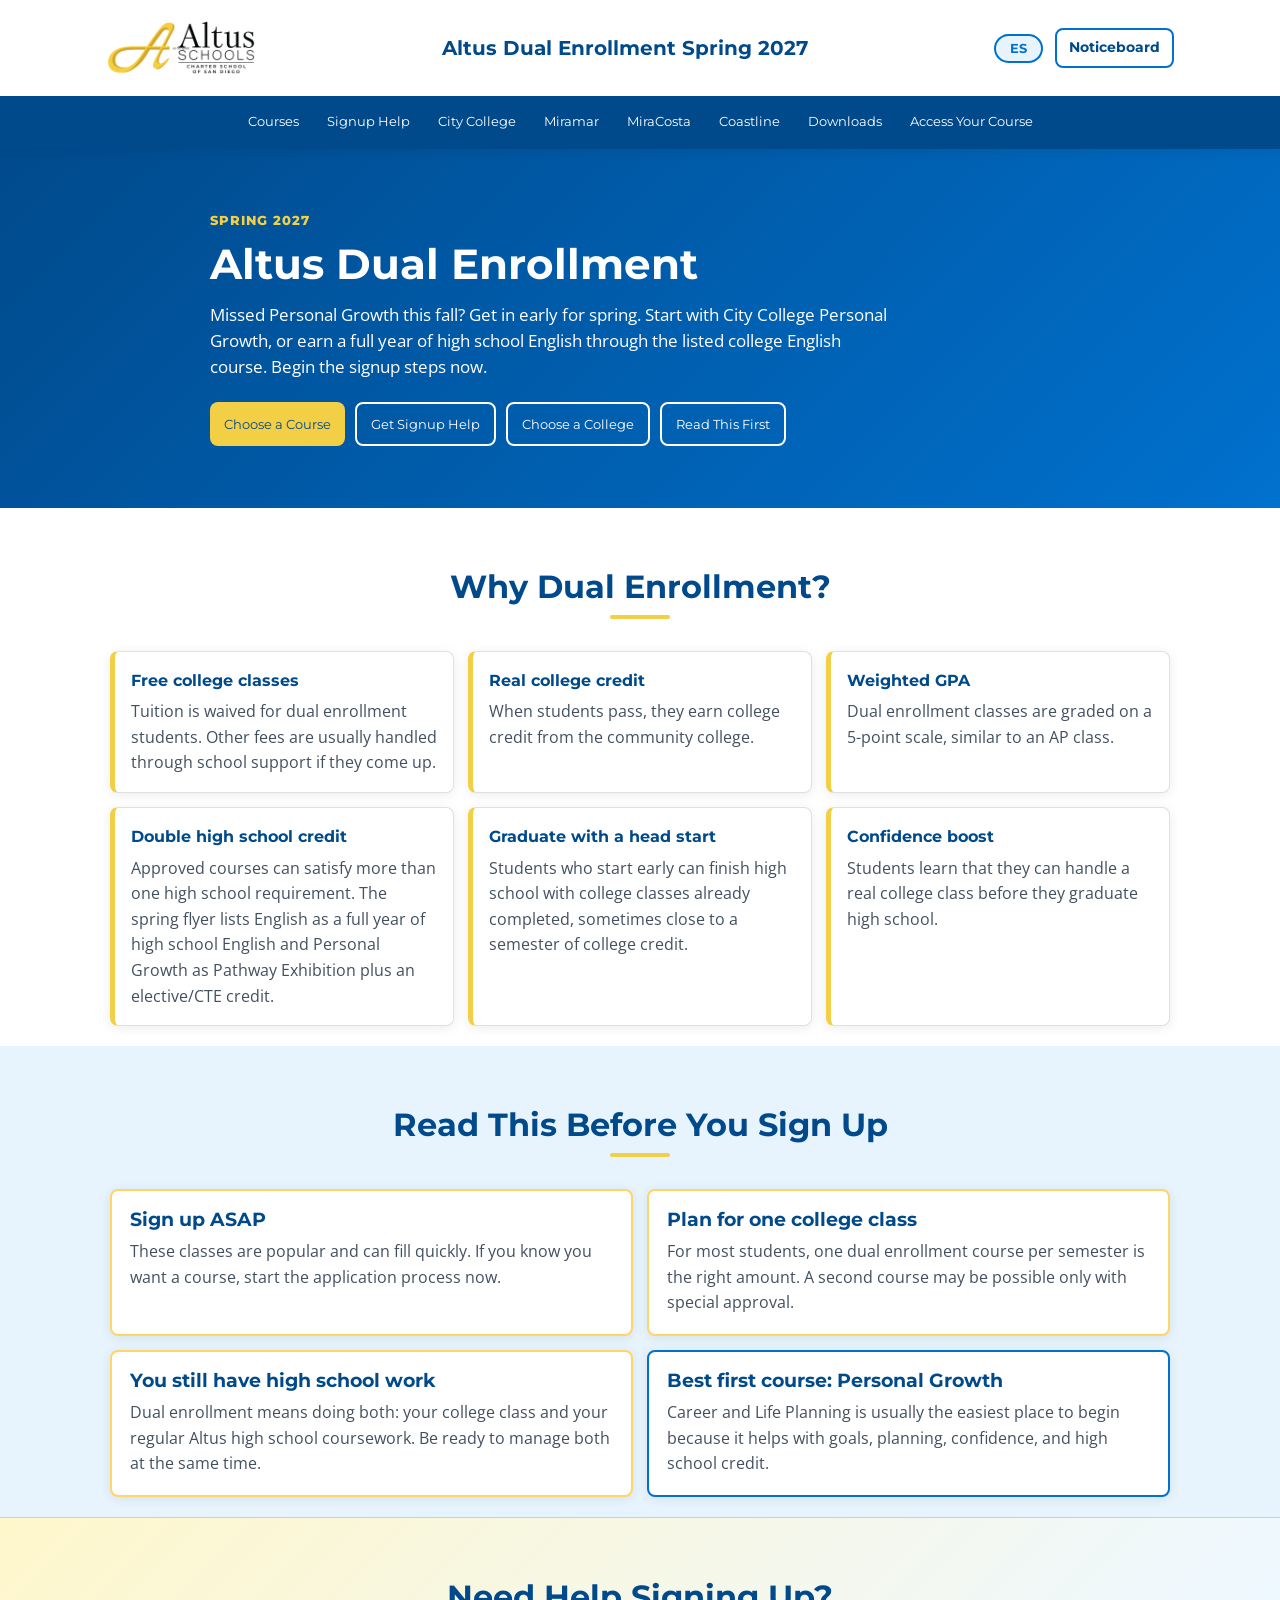
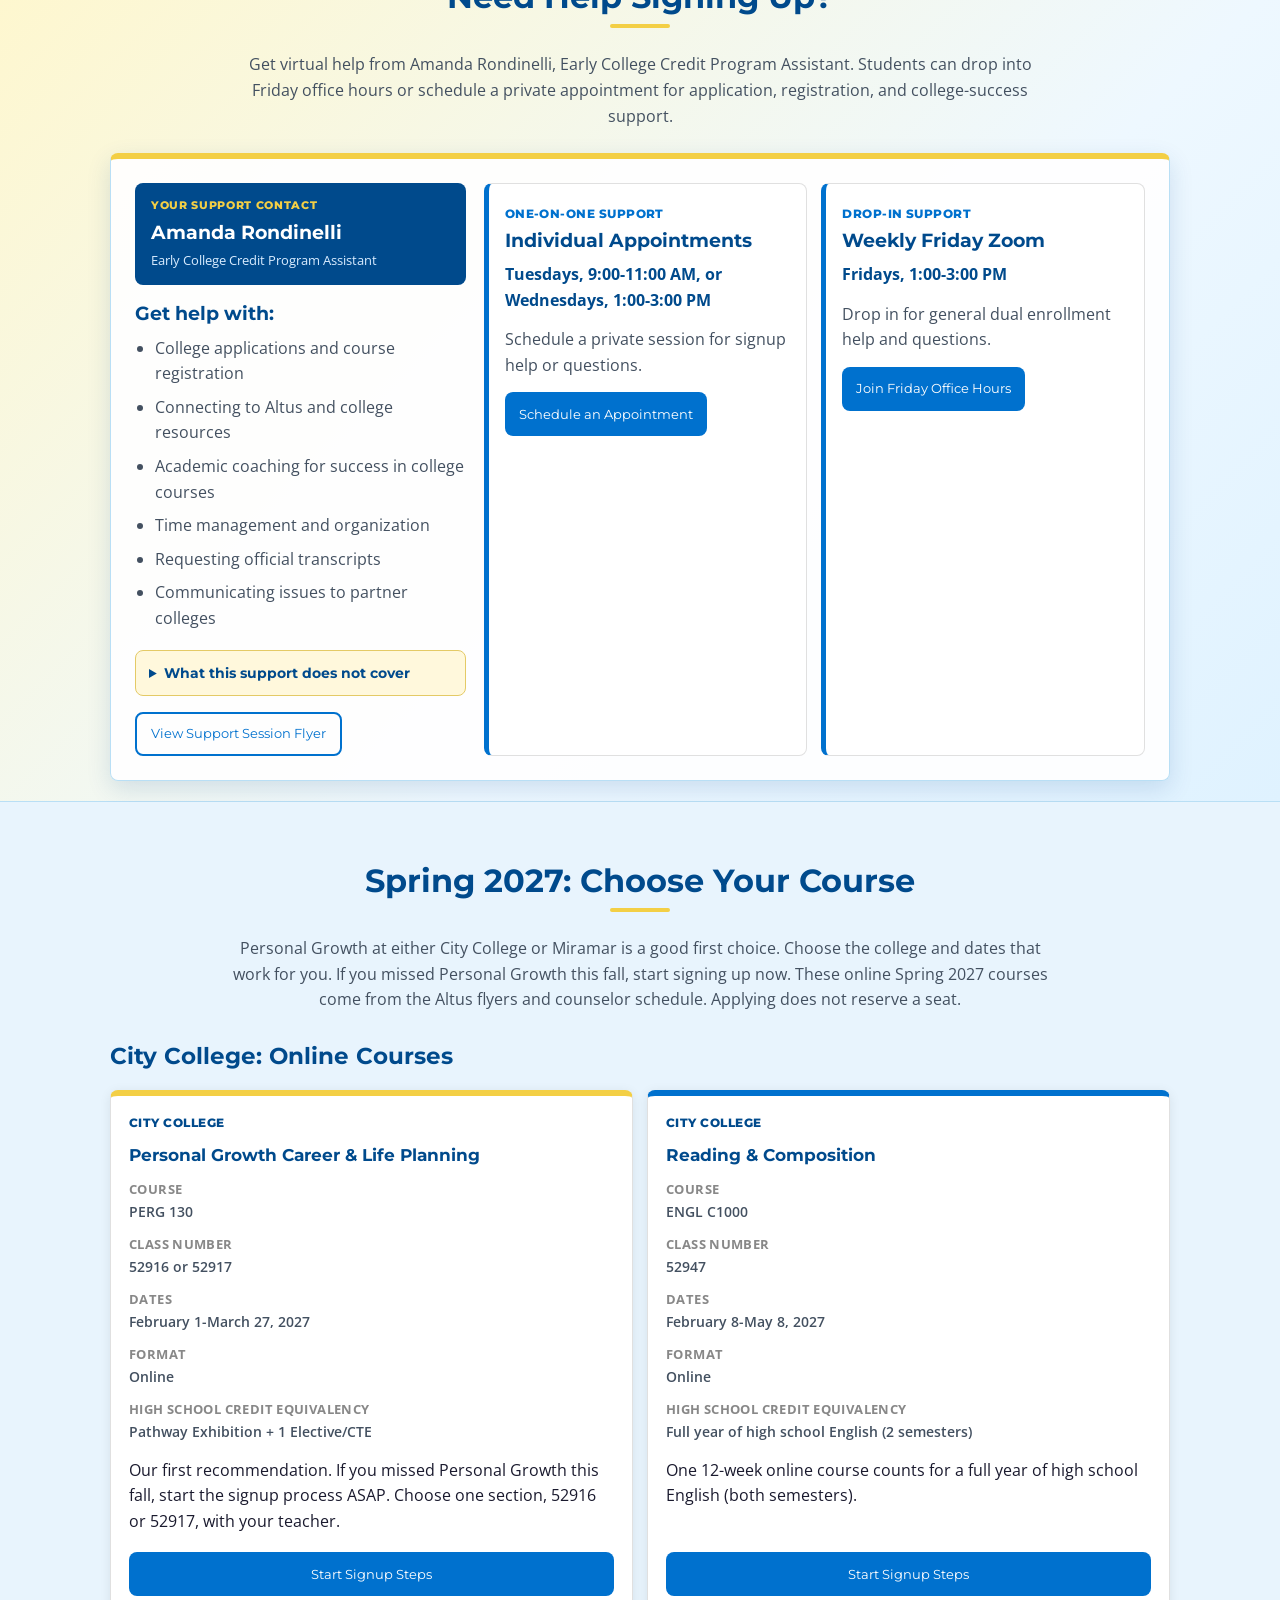
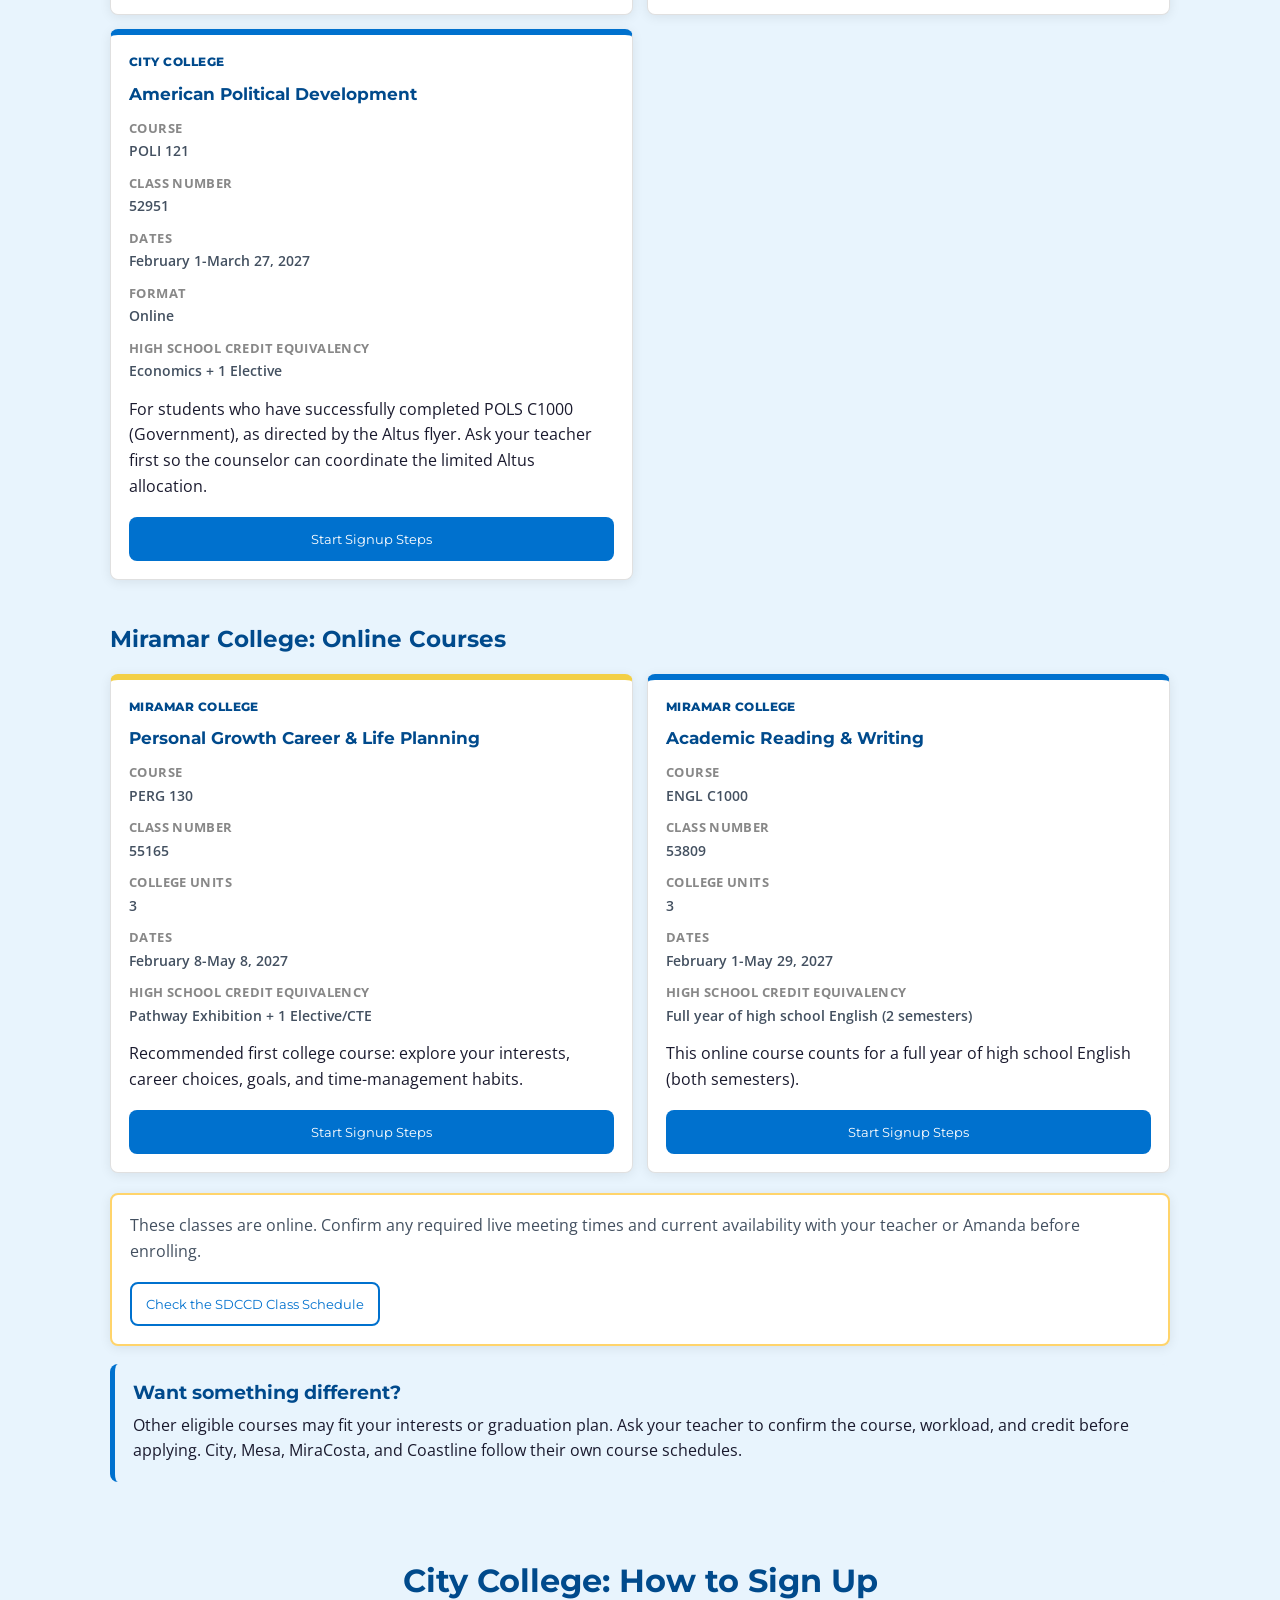
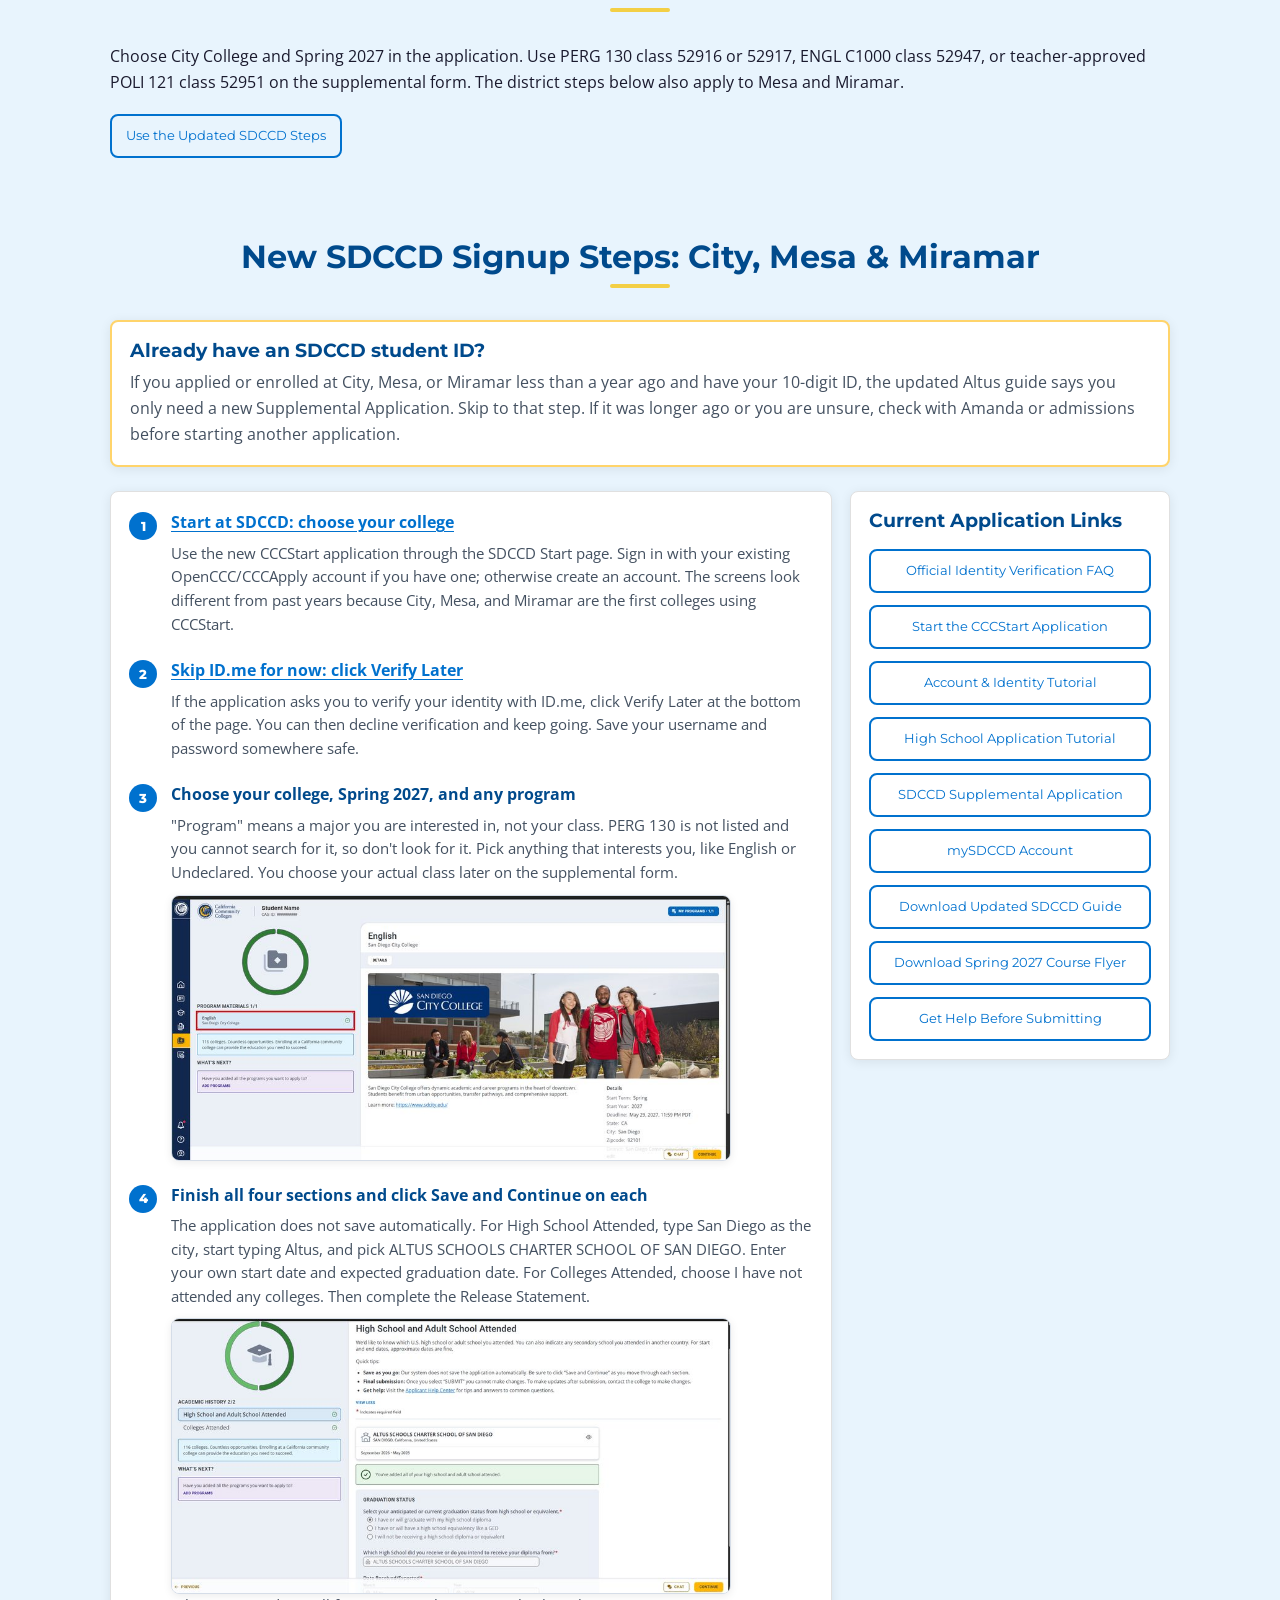
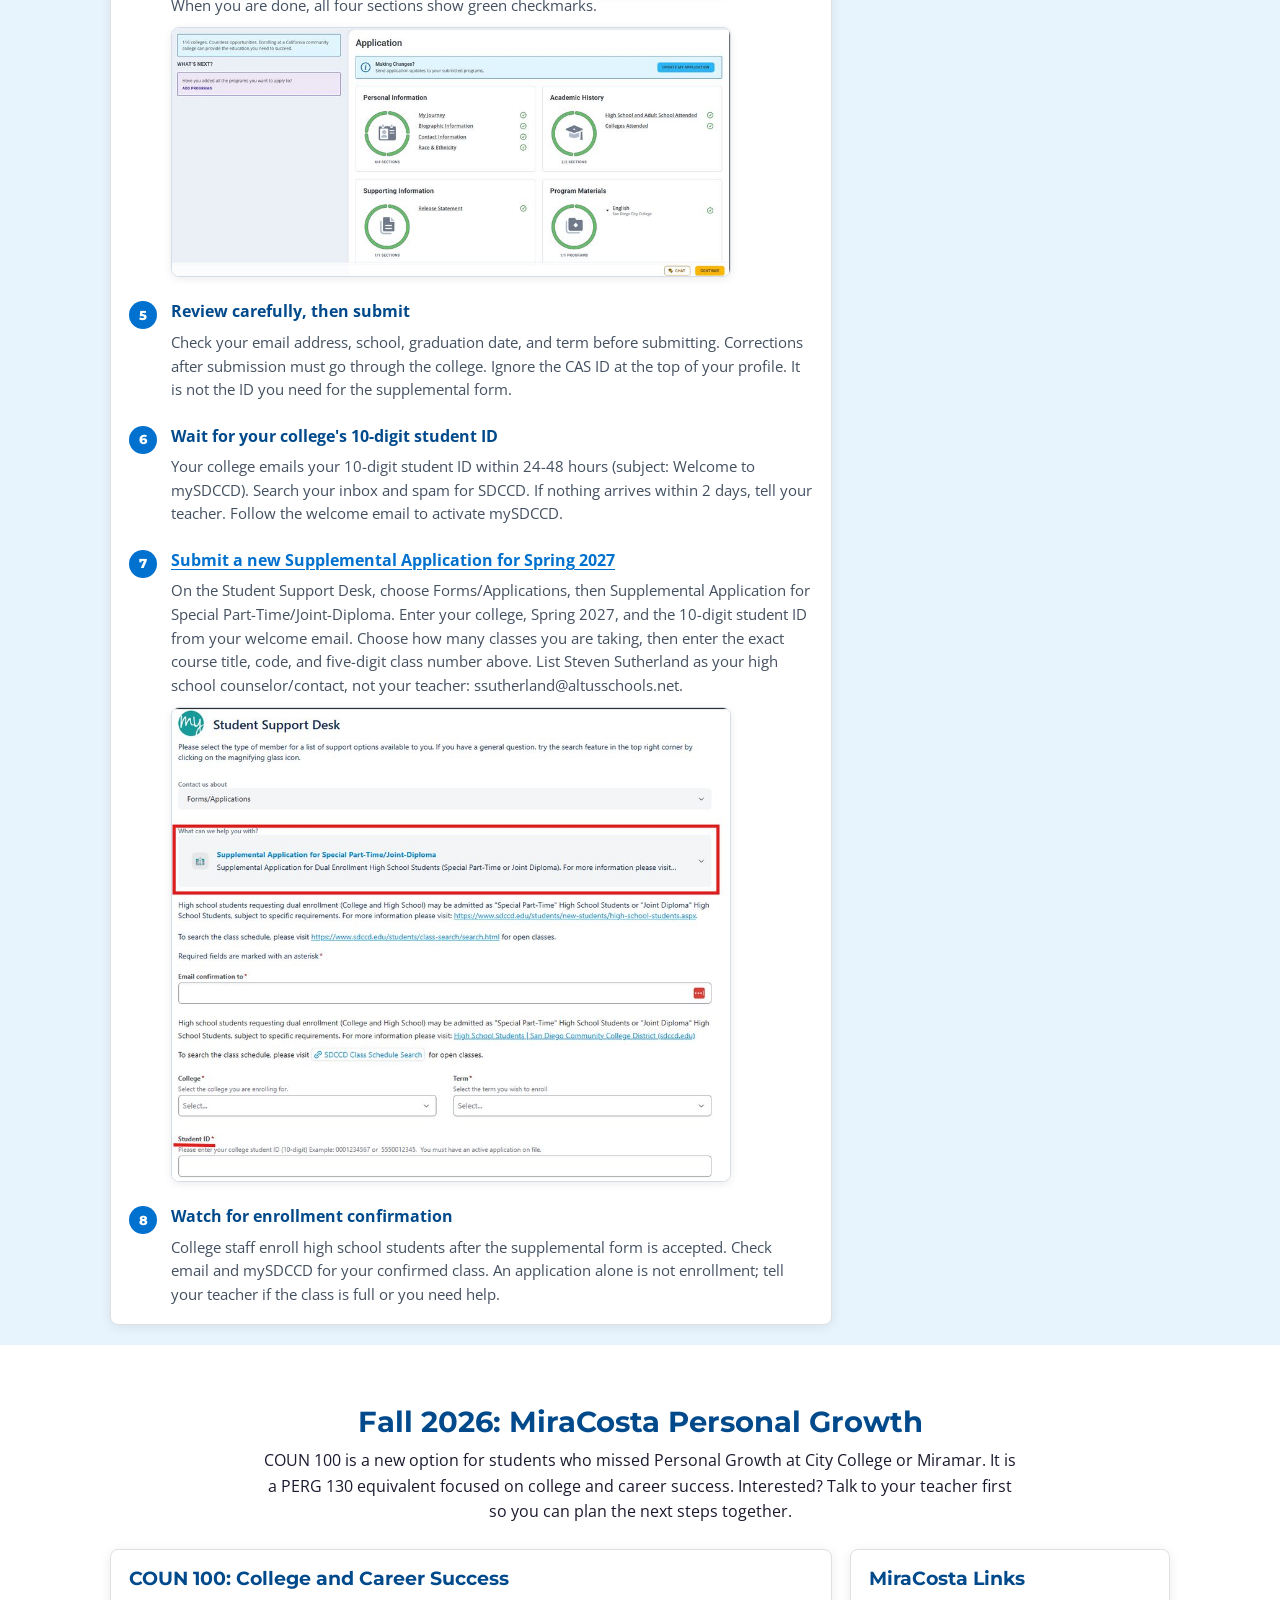
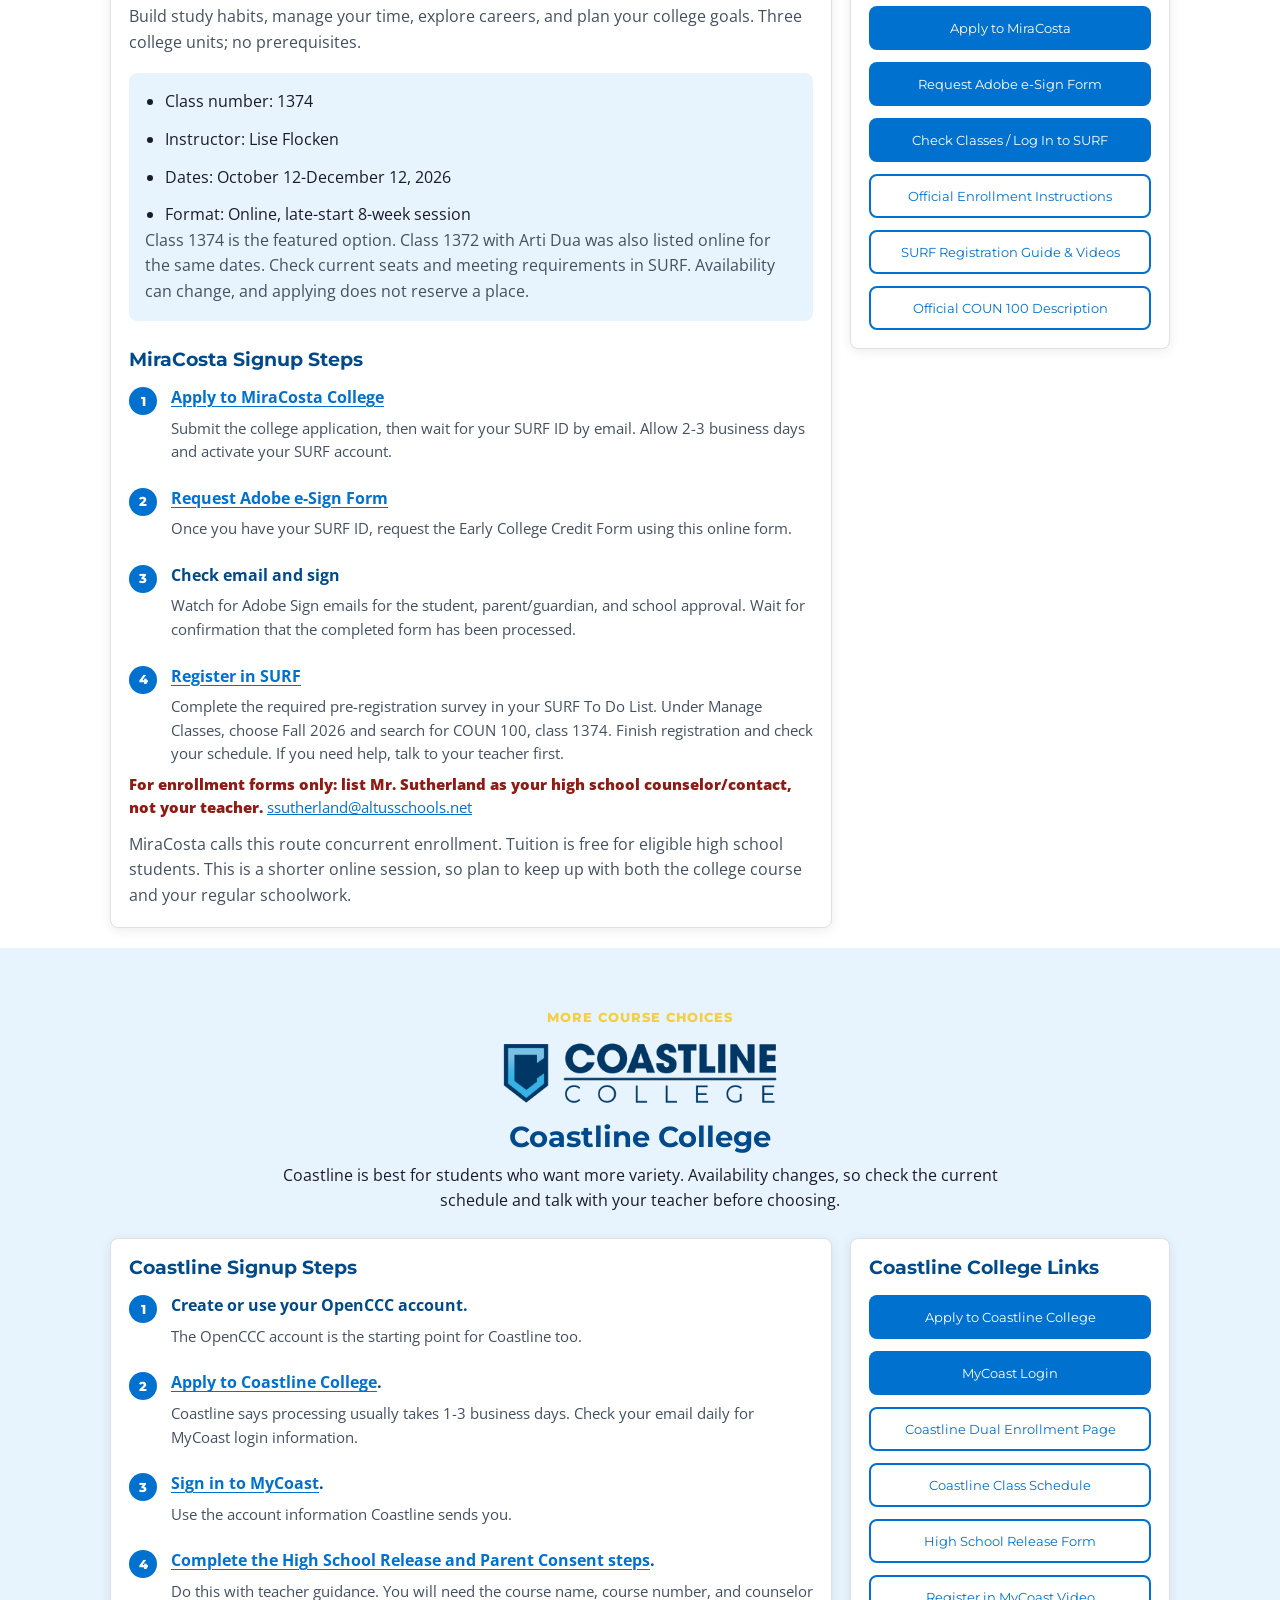
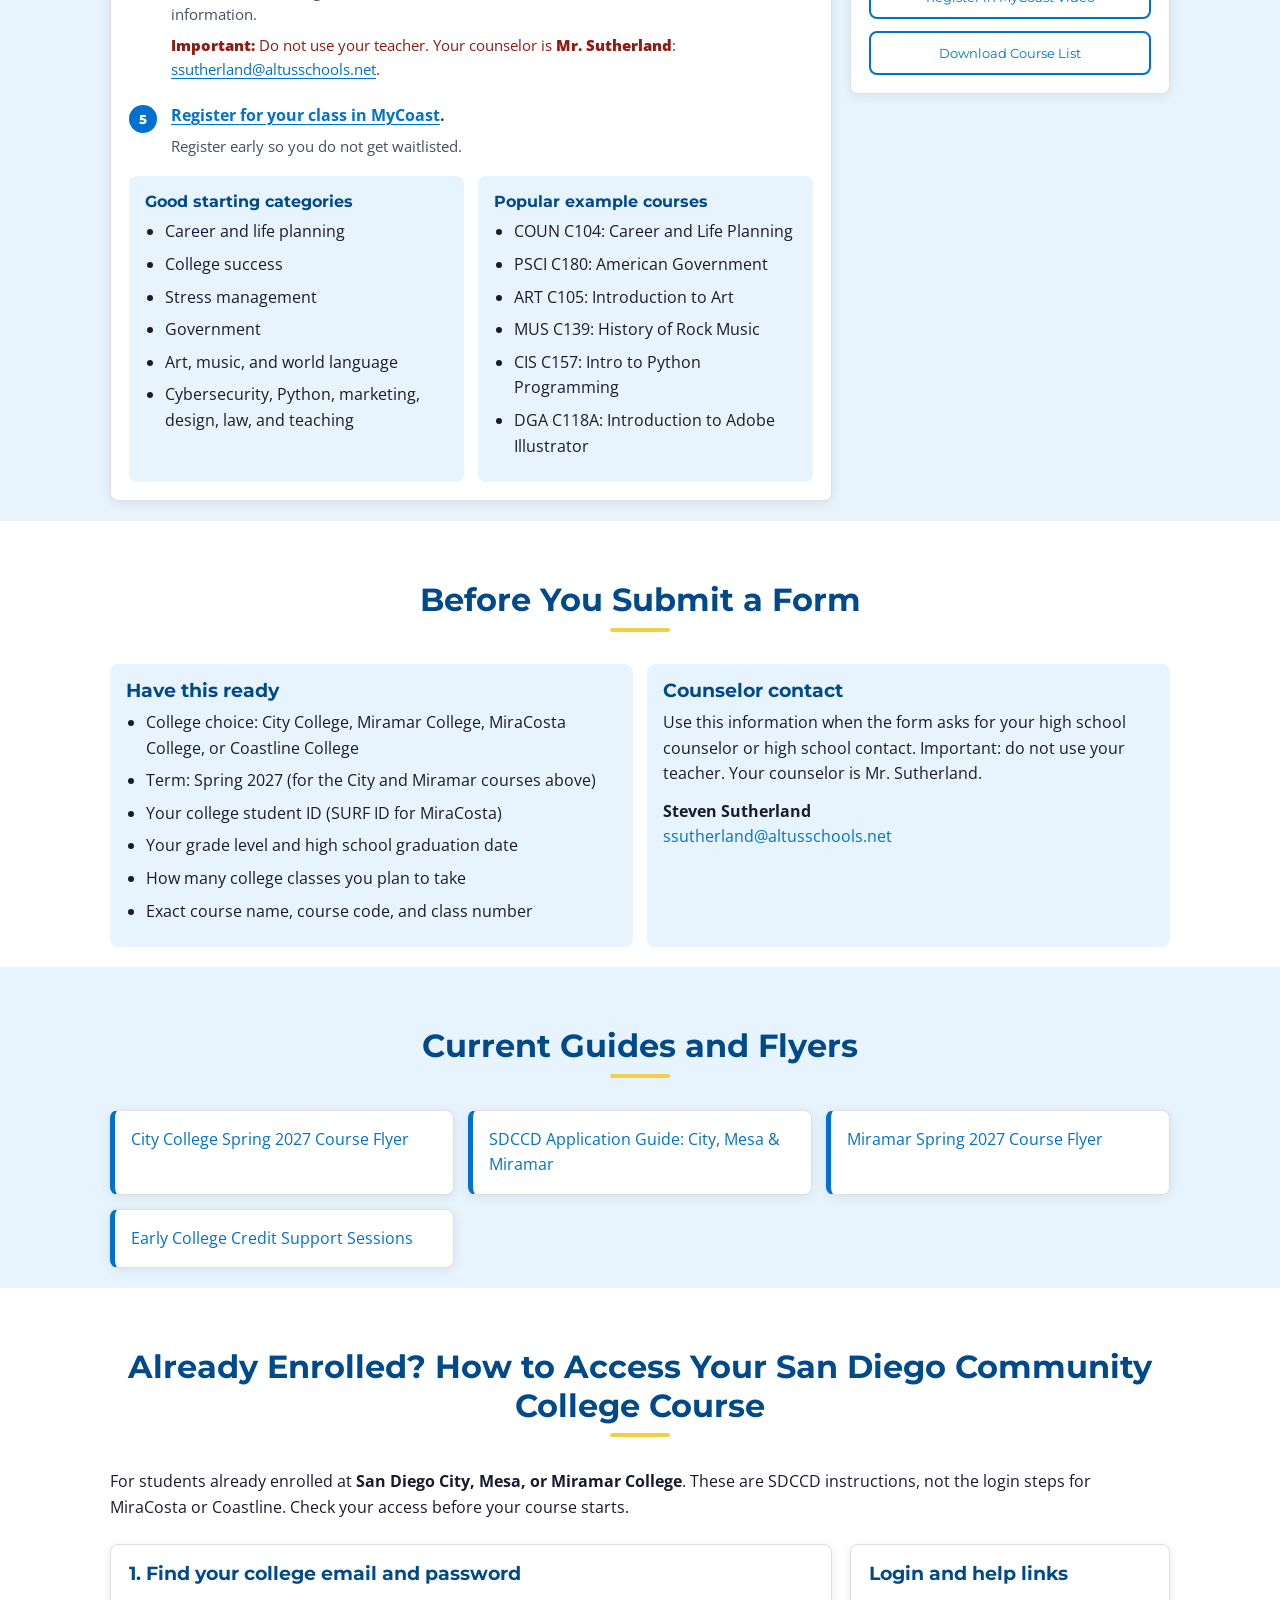
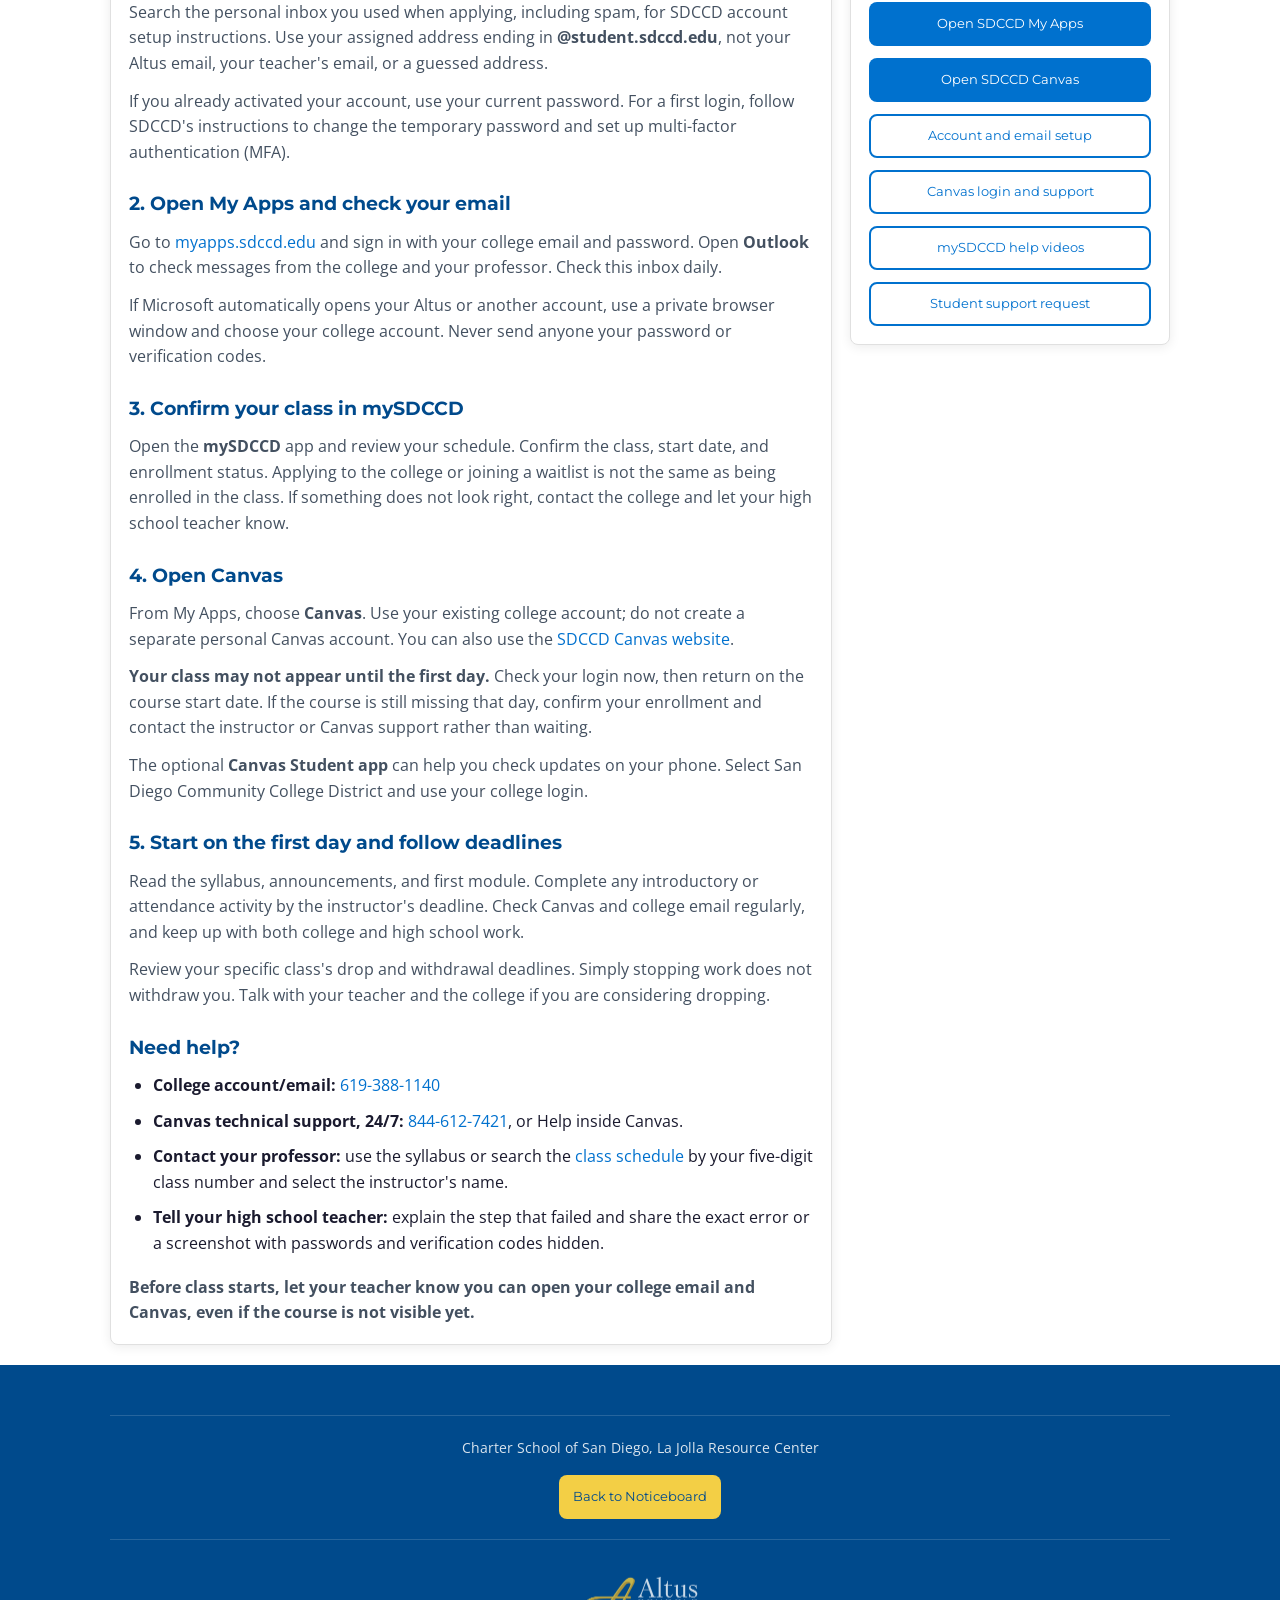
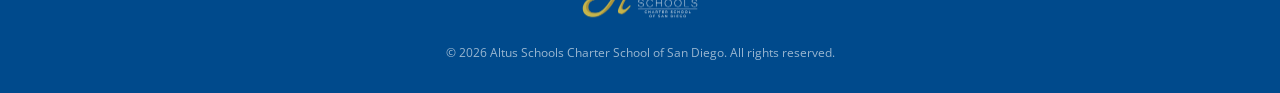
<file: dual-enrollment.html>
<!DOCTYPE html>
<html lang="en">
<head>
    <meta charset="UTF-8">
    <meta name="viewport" content="width=device-width, initial-scale=1.0">
    <title>Altus Dual Enrollment Spring 2027</title>
    <meta name="description" content="Step-by-step dual enrollment guide for Charter School of San Diego La Jolla students. Pick a course, choose a college, and follow the signup steps.">
    <link rel="preconnect" href="https://fonts.googleapis.com">
    <link rel="preconnect" href="https://fonts.gstatic.com" crossorigin>
    <link href="https://fonts.googleapis.com/css2?family=Montserrat:wght@400;600;700;800&family=Open+Sans:wght@400;500;600;700&display=swap" rel="stylesheet">
    <link rel="stylesheet" href="styles.css?v=20261118-1">
</head>
<body class="dual-page">
    <header class="site-header" id="top">
        <div class="header-inner">
            <img src="school-logos/Altus Schools CSSD Logo.png" alt="Altus Schools Charter School of San Diego" class="header-logo dual-header-logo">
            <h1 class="header-title dual-header-title">Altus Dual Enrollment Spring 2027</h1>
            <div class="header-controls">
                <button class="lang-toggle" id="dualLangToggle" aria-label="Toggle language">
                    <span class="lang-label">ES</span>
                </button>
                <a href="index.html" class="header-link">Noticeboard</a>
            </div>
        </div>
        <nav class="main-nav dual-nav" aria-label="Dual enrollment page sections">
            <ul class="nav-list">
                <li><a href="#courses">Courses</a></li>
                <li><a href="#support">Signup Help</a></li>
                <li><a href="#city">City College</a></li>
                <li><a href="#miramar">Miramar</a></li>
                <li><a href="#miracosta">MiraCosta</a></li>
                <li><a href="#coastline">Coastline</a></li>
                <li><a href="#downloads">Downloads</a></li>
                <li><a href="#course-access">Access Your Course</a></li>
            </ul>
        </nav>
    </header>

    <main>
        <section class="dual-hero">
            <div class="container dual-hero-inner">
                <div class="dual-hero-copy">
                    <p class="dual-kicker">Spring 2027</p>
                    <h2>Altus Dual Enrollment</h2>
                    <p class="dual-hero-lede">Missed Personal Growth this fall? Get in early for spring. Start with City College Personal Growth, or earn a full year of high school English through the listed college English course. Begin the signup steps now.</p>
                    <div class="dual-hero-actions">
                        <a href="#courses" class="btn btn-gold">Choose a Course</a>
                        <a href="#support" class="btn btn-outline btn-outline-light">Get Signup Help</a>
                        <a href="#miramar" class="btn btn-outline btn-outline-light">Choose a College</a>
                        <a href="#quick-check" class="btn btn-outline btn-outline-light">Read This First</a>
                    </div>
                </div>
            </div>
        </section>

        <section class="section" id="why">
            <div class="container">
                <h2 class="section-heading">Why Dual Enrollment?</h2>
                <div class="dual-benefits">
                    <div class="dual-benefit">
                        <strong>Free college classes</strong>
                        <span>Tuition is waived for dual enrollment students. Other fees are usually handled through school support if they come up.</span>
                    </div>
                    <div class="dual-benefit">
                        <strong>Real college credit</strong>
                        <span>When students pass, they earn college credit from the community college.</span>
                    </div>
                    <div class="dual-benefit">
                        <strong>Weighted GPA</strong>
                        <span>Dual enrollment classes are graded on a 5-point scale, similar to an AP class.</span>
                    </div>
                    <div class="dual-benefit">
                        <strong>Double high school credit</strong>
                        <span>Approved courses can satisfy more than one high school requirement. The spring flyer lists English as a full year of high school English and Personal Growth as Pathway Exhibition plus an elective/CTE credit.</span>
                    </div>
                    <div class="dual-benefit">
                        <strong>Graduate with a head start</strong>
                        <span>Students who start early can finish high school with college classes already completed, sometimes close to a semester of college credit.</span>
                    </div>
                    <div class="dual-benefit">
                        <strong>Confidence boost</strong>
                        <span>Students learn that they can handle a real college class before they graduate high school.</span>
                    </div>
                </div>
            </div>
        </section>

        <section class="section section-alt" id="quick-check">
            <div class="container">
                <h2 class="section-heading">Read This Before You Sign Up</h2>
                <div class="dual-alert-grid">
                    <div class="dual-alert">
                        <h3>Sign up ASAP</h3>
                        <p>These classes are popular and can fill quickly. If you know you want a course, start the application process now.</p>
                    </div>
                    <div class="dual-alert">
                        <h3>Plan for one college class</h3>
                        <p>For most students, one dual enrollment course per semester is the right amount. A second course may be possible only with special approval.</p>
                    </div>
                    <div class="dual-alert">
                        <h3>You still have high school work</h3>
                        <p>Dual enrollment means doing both: your college class and your regular Altus high school coursework. Be ready to manage both at the same time.</p>
                    </div>
                    <div class="dual-alert dual-alert-recommendation">
                        <h3>Best first course: Personal Growth</h3>
                        <p>Career and Life Planning is usually the easiest place to begin because it helps with goals, planning, confidence, and high school credit.</p>
                    </div>
                </div>
            </div>
        </section>

        <section class="section ecc-support-section" id="support">
            <div class="container">
                <h2 class="section-heading">Need Help Signing Up?</h2>
                <p class="dual-section-intro">Get virtual help from Amanda Rondinelli, Early College Credit Program Assistant. Students can drop into Friday office hours or schedule a private appointment for application, registration, and college-success support.</p>

                <div class="ecc-support-panel">
                    <div class="ecc-support-services">
                        <div class="ecc-support-person">
                            <span>Your support contact</span>
                            <strong>Amanda Rondinelli</strong>
                            <small>Early College Credit Program Assistant</small>
                        </div>
                        <h3>Get help with:</h3>
                        <ul class="ecc-support-list">
                            <li>College applications and course registration</li>
                            <li>Connecting to Altus and college resources</li>
                            <li>Academic coaching for success in college courses</li>
                            <li>Time management and organization</li>
                            <li>Requesting official transcripts</li>
                            <li>Communicating issues to partner colleges</li>
                        </ul>
                        <details class="ecc-support-boundaries">
                            <summary>What this support does not cover</summary>
                            <p>Course planning remains a team decision with the counselor, teacher, school leader, student, and parent. Amanda does not provide academic tutoring or directly troubleshoot college platforms, but she can connect students to the right support and escalate platform issues.</p>
                        </details>
                        <a href="dual-enrollment/docs/ecc-support-sessions-2026-27.pdf" target="_blank" rel="noopener" class="btn btn-outline">View Support Session Flyer</a>
                    </div>

                    <div class="ecc-support-options">
                        <article class="ecc-support-option">
                            <span class="ecc-support-label">One-on-one support</span>
                            <h3>Individual Appointments</h3>
                            <p class="ecc-support-time">Tuesdays, 9:00-11:00 AM, or Wednesdays, 1:00-3:00 PM</p>
                            <p>Schedule a private session for signup help or questions.</p>
                            <a href="https://calendly.com/arondinelli-altusschools/college-enrollment" target="_blank" rel="noopener" class="btn btn-primary">Schedule an Appointment</a>
                        </article>

                        <article class="ecc-support-option">
                            <span class="ecc-support-label">Drop-in support</span>
                            <h3>Weekly Friday Zoom</h3>
                            <p class="ecc-support-time">Fridays, 1:00-3:00 PM</p>
                            <p>Drop in for general dual enrollment help and questions.</p>
                            <a href="https://altusschools-net.zoom.us/j/92408707377" target="_blank" rel="noopener" class="btn btn-primary">Join Friday Office Hours</a>
                        </article>
                    </div>
                </div>
            </div>
        </section>

        <section class="section section-alt" id="courses"><div class="container"><h2 class="section-heading">Spring 2027: Choose Your Course</h2><p class="dual-section-intro">Personal Growth at either City College or Miramar is a good first choice. Choose the college and dates that work for you. If you missed Personal Growth this fall, start signing up now. These online Spring 2027 courses come from the Altus flyers and counselor schedule. Applying does not reserve a seat.</p><h3 class="college-course-heading">City College: Online Courses</h3><div class="course-grid spring-course-grid"><article class="course-card course-card-recommended"><div class="course-card-top"><span class="course-college">City College</span></div><h3>Personal Growth Career &amp; Life Planning</h3><dl><div><dt>Course</dt><dd>PERG 130</dd></div><div><dt>Class number</dt><dd>52916 or 52917</dd></div><div><dt>Dates</dt><dd>February 1-March 27, 2027</dd></div><div><dt>Format</dt><dd>Online</dd></div><div><dt>High school credit equivalency</dt><dd>Pathway Exhibition + 1 Elective/CTE</dd></div></dl><p>Our first recommendation. If you missed Personal Growth this fall, start the signup process ASAP. Choose one section, 52916 or 52917, with your teacher.</p><div class="course-actions"><a href="#miramar" class="btn btn-primary">Start Signup Steps</a></div></article><article class="course-card"><div class="course-card-top"><span class="course-college">City College</span></div><h3>Reading &amp; Composition</h3><dl><div><dt>Course</dt><dd>ENGL C1000</dd></div><div><dt>Class number</dt><dd>52947</dd></div><div><dt>Dates</dt><dd>February 8-May 8, 2027</dd></div><div><dt>Format</dt><dd>Online</dd></div><div><dt>High school credit equivalency</dt><dd>Full year of high school English (2 semesters)</dd></div></dl><p>One 12-week online course counts for a full year of high school English (both semesters).</p><div class="course-actions"><a href="#miramar" class="btn btn-primary">Start Signup Steps</a></div></article><article class="course-card"><div class="course-card-top"><span class="course-college">City College</span></div><h3>American Political Development</h3><dl><div><dt>Course</dt><dd>POLI 121</dd></div><div><dt>Class number</dt><dd>52951</dd></div><div><dt>Dates</dt><dd>February 1-March 27, 2027</dd></div><div><dt>Format</dt><dd>Online</dd></div><div><dt>High school credit equivalency</dt><dd>Economics + 1 Elective</dd></div></dl><p>For students who have successfully completed POLS C1000 (Government), as directed by the Altus flyer. Ask your teacher first so the counselor can coordinate the limited Altus allocation.</p><div class="course-actions"><a href="#miramar" class="btn btn-primary">Start Signup Steps</a></div></article></div><h3 class="college-course-heading">Miramar College: Online Courses</h3><div class="course-grid spring-course-grid"><article class="course-card course-card-recommended"><div class="course-card-top"><span class="course-college">Miramar College</span></div><h3>Personal Growth Career &amp; Life Planning</h3><dl><div><dt>Course</dt><dd>PERG 130</dd></div><div><dt>Class number</dt><dd>55165</dd></div><div><dt>College units</dt><dd>3</dd></div><div><dt>Dates</dt><dd>February 8-May 8, 2027</dd></div><div><dt>High school credit equivalency</dt><dd>Pathway Exhibition + 1 Elective/CTE</dd></div></dl><p>Recommended first college course: explore your interests, career choices, goals, and time-management habits.</p><div class="course-actions"><a href="#miramar" class="btn btn-primary">Start Signup Steps</a></div></article><article class="course-card"><div class="course-card-top"><span class="course-college">Miramar College</span></div><h3>Academic Reading &amp; Writing</h3><dl><div><dt>Course</dt><dd>ENGL C1000</dd></div><div><dt>Class number</dt><dd>53809</dd></div><div><dt>College units</dt><dd>3</dd></div><div><dt>Dates</dt><dd>February 1-May 29, 2027</dd></div><div><dt>High school credit equivalency</dt><dd>Full year of high school English (2 semesters)</dd></div></dl><p>This online course counts for a full year of high school English (both semesters).</p><div class="course-actions"><a href="#miramar" class="btn btn-primary">Start Signup Steps</a></div></article></div><div class="dual-alert"><p>These classes are online. Confirm any required live meeting times and current availability with your teacher or Amanda before enrolling.</p><a href="https://www.sdccd.edu/students/class-search/search.html" class="btn btn-outline" target="_blank" rel="noopener">Check the SDCCD Class Schedule</a></div><div class="dual-more-options"><h3>Want something different?</h3><p>Other eligible courses may fit your interests or graduation plan. Ask your teacher to confirm the course, workload, and credit before applying. City, Mesa, MiraCosta, and Coastline follow their own course schedules.</p></div></div></section>

        <section class="section section-alt" id="city"><div class="container"><h2 class="section-heading">City College: How to Sign Up</h2><p>Choose City College and Spring 2027 in the application. Use PERG 130 class 52916 or 52917, ENGL C1000 class 52947, or teacher-approved POLI 121 class 52951 on the supplemental form. The district steps below also apply to Mesa and Miramar.</p><a href="#miramar" class="btn btn-outline">Use the Updated SDCCD Steps</a></div></section>
<section class="section section-alt" id="miramar"><div class="container"><h2 class="section-heading">New SDCCD Signup Steps: City, Mesa &amp; Miramar</h2><div class="dual-alert"><h3>Already have an SDCCD student ID?</h3><p>If you applied or enrolled at City, Mesa, or Miramar less than a year ago and have your 10-digit ID, the updated Altus guide says you only need a new Supplemental Application. Skip to that step. If it was longer ago or you are unsure, check with Amanda or admissions before starting another application.</p></div><div class="college-layout"><div class="college-main"><ol class="dual-steps"><li><strong><a href="https://www.sdccd.edu/start/index.aspx" target="_blank" rel="noopener">Start at SDCCD: choose your college</a></strong><span>Use the new CCCStart application through the SDCCD Start page. Sign in with your existing OpenCCC/CCCApply account if you have one; otherwise create an account. The screens look different from past years because City, Mesa, and Miramar are the first colleges using CCCStart.</span></li><li><strong><a href="https://mysdccd.atlassian.net/wiki/spaces/MYS/pages/3477798913/Getting+Started+at+SDCCD" target="_blank" rel="noopener">Skip ID.me for now: click Verify Later</a></strong><span>If the application asks you to verify your identity with ID.me, click Verify Later at the bottom of the page. You can then decline verification and keep going. Save your username and password somewhere safe.</span></li><li><strong>Choose your college, Spring 2027, and any program</strong><span>&quot;Program&quot; means a major you are interested in, not your class. PERG 130 is not listed and you cannot search for it, so don't look for it. Pick anything that interests you, like English or Undeclared. You choose your actual class later on the supplemental form.</span><img class="step-shot" src="dual-enrollment/images/sdccd-1-program-pick-any.jpg" alt="CCCStart Program Materials screen showing English at San Diego City College selected" loading="lazy"></li><li><strong>Finish all four sections and click Save and Continue on each</strong><span>The application does not save automatically. For High School Attended, type San Diego as the city, start typing Altus, and pick ALTUS SCHOOLS CHARTER SCHOOL OF SAN DIEGO. Enter your own start date and expected graduation date. For Colleges Attended, choose I have not attended any colleges. Then complete the Release Statement.</span><img class="step-shot" src="dual-enrollment/images/sdccd-2-high-school-attended.jpg" alt="High School and Adult School Attended screen with Altus Schools Charter School of San Diego added" loading="lazy"><span>When you are done, all four sections show green checkmarks.</span><img class="step-shot" src="dual-enrollment/images/sdccd-3-all-sections-complete.jpg" alt="Application overview with Personal Information, Academic History, Supporting Information, and Program Materials all complete" loading="lazy"></li><li><strong>Review carefully, then submit</strong><span>Check your email address, school, graduation date, and term before submitting. Corrections after submission must go through the college. Ignore the CAS ID at the top of your profile. It is not the ID you need for the supplemental form.</span></li><li><strong>Wait for your college's 10-digit student ID</strong><span>Your college emails your 10-digit student ID within 24-48 hours (subject: Welcome to mySDCCD). Search your inbox and spam for SDCCD. If nothing arrives within 2 days, tell your teacher. Follow the welcome email to activate mySDCCD.</span></li><li><strong><a href="https://mysdccd.atlassian.net/servicedesk/customer/portal/4/group/73/create/77" target="_blank" rel="noopener">Submit a new Supplemental Application for Spring 2027</a></strong><span>On the Student Support Desk, choose Forms/Applications, then Supplemental Application for Special Part-Time/Joint-Diploma. Enter your college, Spring 2027, and the 10-digit student ID from your welcome email. Choose how many classes you are taking, then enter the exact course title, code, and five-digit class number above. List Steven Sutherland as your high school counselor/contact, not your teacher: ssutherland@altusschools.net.</span><img class="step-shot" src="dual-enrollment/images/sdccd-4-supplemental-application.jpg" alt="SDCCD Student Support Desk with the Supplemental Application for Special Part-Time/Joint-Diploma selected and the 10-digit Student ID field underlined" loading="lazy"></li><li><strong>Watch for enrollment confirmation</strong><span>College staff enroll high school students after the supplemental form is accepted. Check email and mySDCCD for your confirmed class. An application alone is not enrollment; tell your teacher if the class is full or you need help.</span></li></ol></div><aside class="college-links"><h3>Current Application Links</h3><a href="https://cccnext.jira.com/wiki/spaces/PD/pages/5125931009/Required+ID+Verification+Questions+Answered" target="_blank" rel="noopener" class="btn btn-outline">Official Identity Verification FAQ</a><a href="https://www.sdccd.edu/start/index.aspx" class="btn btn-outline" target="_blank" rel="noopener">Start the CCCStart Application</a><a href="https://mysdccd.atlassian.net/wiki/spaces/MYS/pages/3477798913/Getting+Started+at+SDCCD" class="btn btn-outline" target="_blank" rel="noopener">Account &amp; Identity Tutorial</a><a href="https://mysdccd.atlassian.net/wiki/spaces/MYS/pages/3480256523/High+School+CCAP+Dual+Enrollment+Journey" class="btn btn-outline" target="_blank" rel="noopener">High School Application Tutorial</a><a href="https://mysdccd.atlassian.net/servicedesk/customer/portal/4/group/73/create/77" class="btn btn-outline" target="_blank" rel="noopener">SDCCD Supplemental Application</a><a href="https://www.sdccd.edu/mysdccd/" class="btn btn-outline" target="_blank" rel="noopener">mySDCCD Account</a><a href="dual-enrollment/docs/sdccd-application-guide-spring-2027.pdf" class="btn btn-outline" target="_blank" rel="noopener">Download Updated SDCCD Guide</a><a href="dual-enrollment/docs/miramar-spring-2027-course-flyer.pdf" class="btn btn-outline" target="_blank" rel="noopener">Download Spring 2027 Course Flyer</a><a href="#support" class="btn btn-outline">Get Help Before Submitting</a></aside></div></div></section>
<section class="section section-alt" id="miracosta-announcement" hidden></section>
        <section class="section" id="miracosta">
            <div class="container"><h2 class="section-heading">MiraCosta</h2><p><a href="https://miracosta.edu/admissions-and-aid/high-school-students/concurrent-enrollment/index.html">MiraCosta enrollment information</a></p></div>
        </section>





        <section class="section section-alt" id="coastline">
            <div class="container">
                <div class="college-section-header">
                    <p class="dual-kicker">More course choices</p>
                    <div class="college-brand-row">
                        <img src="dual-enrollment/images/coastline-college-logo.png" alt="Coastline College" class="college-logo college-logo-wide">
                        <h2>Coastline College</h2>
                    </div>
                    <p>Coastline is best for students who want more variety. Availability changes, so check the current schedule and talk with your teacher before choosing.</p>
                </div>

                <div class="college-layout">
                    <div class="college-main">
                        <h3>Coastline Signup Steps</h3>
                        <ol class="dual-steps">
                            <li>
                                <strong>Create or use your OpenCCC account.</strong>
                                <span>The OpenCCC account is the starting point for Coastline too.</span>
                            </li>
                            <li>
                                <strong><a href="https://www.opencccapply.net/gateway/apply?cccMisCode=831" target="_blank" rel="noopener">Apply to Coastline College</a>.</strong>
                                <span>Coastline says processing usually takes 1-3 business days. Check your email daily for MyCoast login information.</span>
                            </li>
                            <li>
                                <strong><a href="https://www.coastline.edu/mycoast.php" target="_blank" rel="noopener">Sign in to MyCoast</a>.</strong>
                                <span>Use the account information Coastline sends you.</span>
                            </li>
                            <li>
                                <strong><a href="https://federation.ngwebsolutions.com/sp/startSSO.ping?PartnerIdpId=https://sts.windows.net/ee57f555-1d70-4a8b-8eda-c0f4071a4458/&SpSessionAuthnAdapterId=cccdDF2&TargetResource=https%3a%2f%2fdynamicforms.ngwebsolutions.com%2fSubmit%2fStart%2f461288a0-6649-4615-9482-3d25bc4a6b8e" target="_blank" rel="noopener">Complete the High School Release and Parent Consent steps</a>.</strong>
                                <span>Do this with teacher guidance. You will need the course name, course number, and counselor information.</span>
                                <p class="counselor-warning"><strong>Important:</strong> Do not use your teacher. Your counselor is <strong>Mr. Sutherland</strong>: <a href="mailto:ssutherland@altusschools.net">ssutherland@altusschools.net</a>.</p>
                            </li>
                            <li>
                                <strong><a href="https://www.coastline.edu/mycoast.php" target="_blank" rel="noopener">Register for your class in MyCoast</a>.</strong>
                                <span>Register early so you do not get waitlisted.</span>
                            </li>
                        </ol>

                        <div class="coastline-grid">
                            <div>
                                <h4>Good starting categories</h4>
                                <ul>
                                    <li>Career and life planning</li>
                                    <li>College success</li>
                                    <li>Stress management</li>
                                    <li>Government</li>
                                    <li>Art, music, and world language</li>
                                    <li>Cybersecurity, Python, marketing, design, law, and teaching</li>
                                </ul>
                            </div>
                            <div>
                                <h4>Popular example courses</h4>
                                <ul>
                                    <li>COUN C104: Career and Life Planning</li>
                                    <li>PSCI C180: American Government</li>
                                    <li>ART C105: Introduction to Art</li>
                                    <li>MUS C139: History of Rock Music</li>
                                    <li>CIS C157: Intro to Python Programming</li>
                                    <li>DGA C118A: Introduction to Adobe Illustrator</li>
                                </ul>
                            </div>
                        </div>
                    </div>

                    <aside class="college-links">
                        <h3>Coastline College Links</h3>
                        <a href="https://www.opencccapply.net/gateway/apply?cccMisCode=831" target="_blank" rel="noopener" class="btn btn-primary">Apply to Coastline College</a>
                        <a href="https://www.coastline.edu/mycoast.php" target="_blank" rel="noopener" class="btn btn-primary">MyCoast Login</a>
                        <a href="https://www.coastline.edu/admissions-and-records/dual-enrollment.php" target="_blank" rel="noopener" class="btn btn-outline">Coastline Dual Enrollment Page</a>
                        <a href="https://www.coastline.edu/academics/class-schedules.php" target="_blank" rel="noopener" class="btn btn-outline">Coastline Class Schedule</a>
                        <a href="https://federation.ngwebsolutions.com/sp/startSSO.ping?PartnerIdpId=https://sts.windows.net/ee57f555-1d70-4a8b-8eda-c0f4071a4458/&SpSessionAuthnAdapterId=cccdDF2&TargetResource=https%3a%2f%2fdynamicforms.ngwebsolutions.com%2fSubmit%2fStart%2f461288a0-6649-4615-9482-3d25bc4a6b8e" target="_blank" rel="noopener" class="btn btn-outline">High School Release Form</a>
                        <a href="https://youtu.be/xLVtmtBeXR4" target="_blank" rel="noopener" class="btn btn-outline">Register in MyCoast Video</a>
                        <a href="dual-enrollment/docs/coastline-course-recommendations.pdf" target="_blank" class="btn btn-outline">Download Course List</a>
                    </aside>
                </div>
            </div>
        </section>

        <section class="section" id="form-checklist">
            <div class="container">
                <h2 class="section-heading">Before You Submit a Form</h2>
                <div class="form-checklist">
                    <div>
                        <h3>Have this ready</h3>
                        <ul>
                            <li>College choice: City College, Miramar College, MiraCosta College, or Coastline College</li>
                            <li>Term: Spring 2027 (for the City and Miramar courses above)</li>
                            <li>Your college student ID (SURF ID for MiraCosta)</li>
                            <li>Your grade level and high school graduation date</li>
                            <li>How many college classes you plan to take</li>
                            <li>Exact course name, course code, and class number</li>
                        </ul>
                    </div>
                    <div>
                        <h3>Counselor contact</h3>
                        <p>Use this information when the form asks for your high school counselor or high school contact. Important: do not use your teacher. Your counselor is Mr. Sutherland.</p>
                        <p><strong>Steven Sutherland</strong><br><a href="mailto:ssutherland@altusschools.net">ssutherland@altusschools.net</a></p>
                    </div>
                </div>
            </div>
        </section>

        <section class="section section-alt" id="downloads"><div class="container"><h2 class="section-heading">Current Guides and Flyers</h2><div class="download-grid"><a href="dual-enrollment/docs/city-spring-2027-course-flyer.pdf" target="_blank" rel="noopener" class="download-card">City College Spring 2027 Course Flyer</a><a href="dual-enrollment/docs/sdccd-application-guide-spring-2027.pdf" class="download-card" target="_blank" rel="noopener">SDCCD Application Guide: City, Mesa &amp; Miramar</a><a href="dual-enrollment/docs/miramar-spring-2027-course-flyer.pdf" class="download-card" target="_blank" rel="noopener">Miramar Spring 2027 Course Flyer</a><a href="dual-enrollment/docs/ecc-support-sessions-2026-27.pdf" class="download-card" target="_blank" rel="noopener">Early College Credit Support Sessions</a></div></div></section>
        <section class="section" id="course-access" aria-labelledby="courseAccessTitle">
            <div class="container">
                <h2 class="section-heading" id="courseAccessTitle"></h2>
                <div id="courseAccessBody"></div>
            </div>
        </section>
    </main>

    <footer class="site-footer">
        <div class="container">
            <div class="footer-info">
                <p class="footer-address">Charter School of San Diego, La Jolla Resource Center</p>
                <a href="index.html" class="btn btn-gold">Back to Noticeboard</a>
            </div>
            <div class="footer-bottom">
                <img src="school-logos/Altus Schools CSSD Logo - White.png" alt="Altus Schools Charter School of San Diego" class="footer-logo">
                <p class="footer-copy">&copy; 2026 Altus Schools Charter School of San Diego. All rights reserved.</p>
            </div>
        </div>
    </footer>
    <script src="dual-enrollment.js?v=20261118-1"></script>
</body>
</html>
</file>
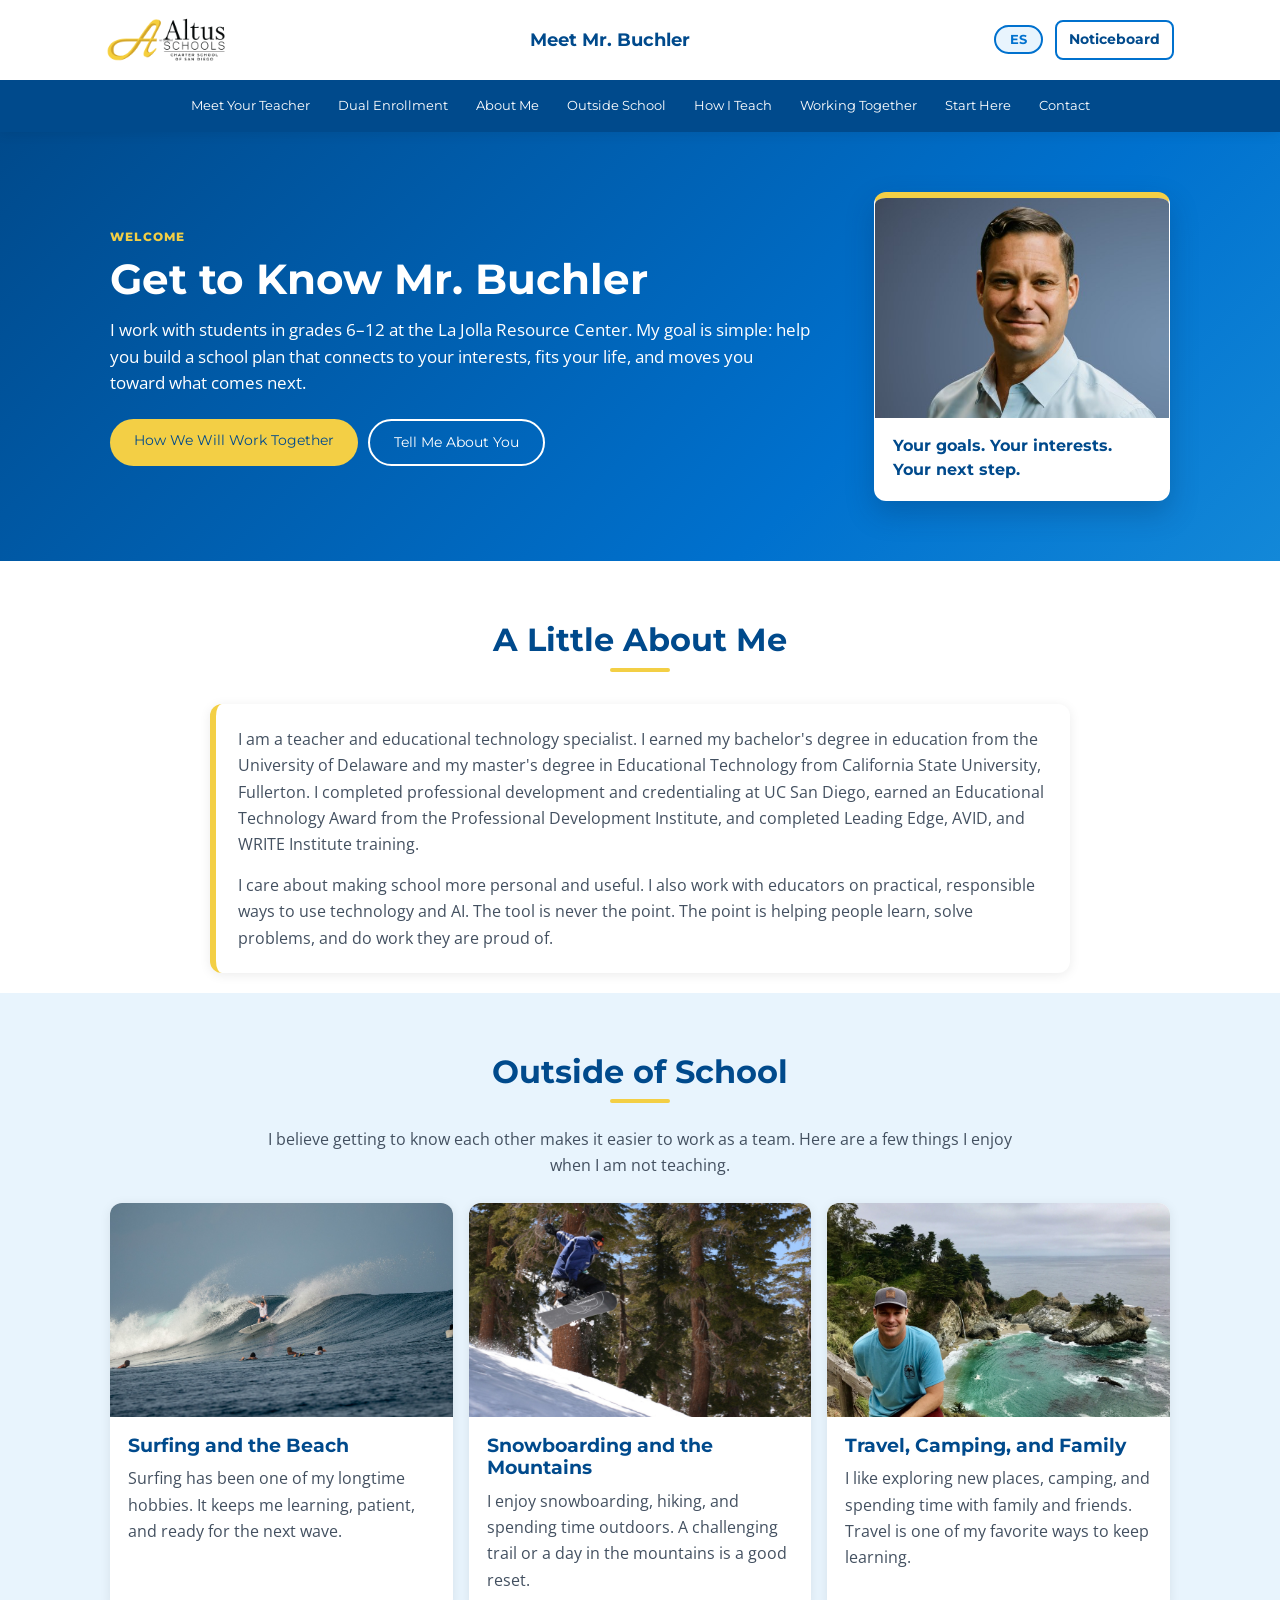
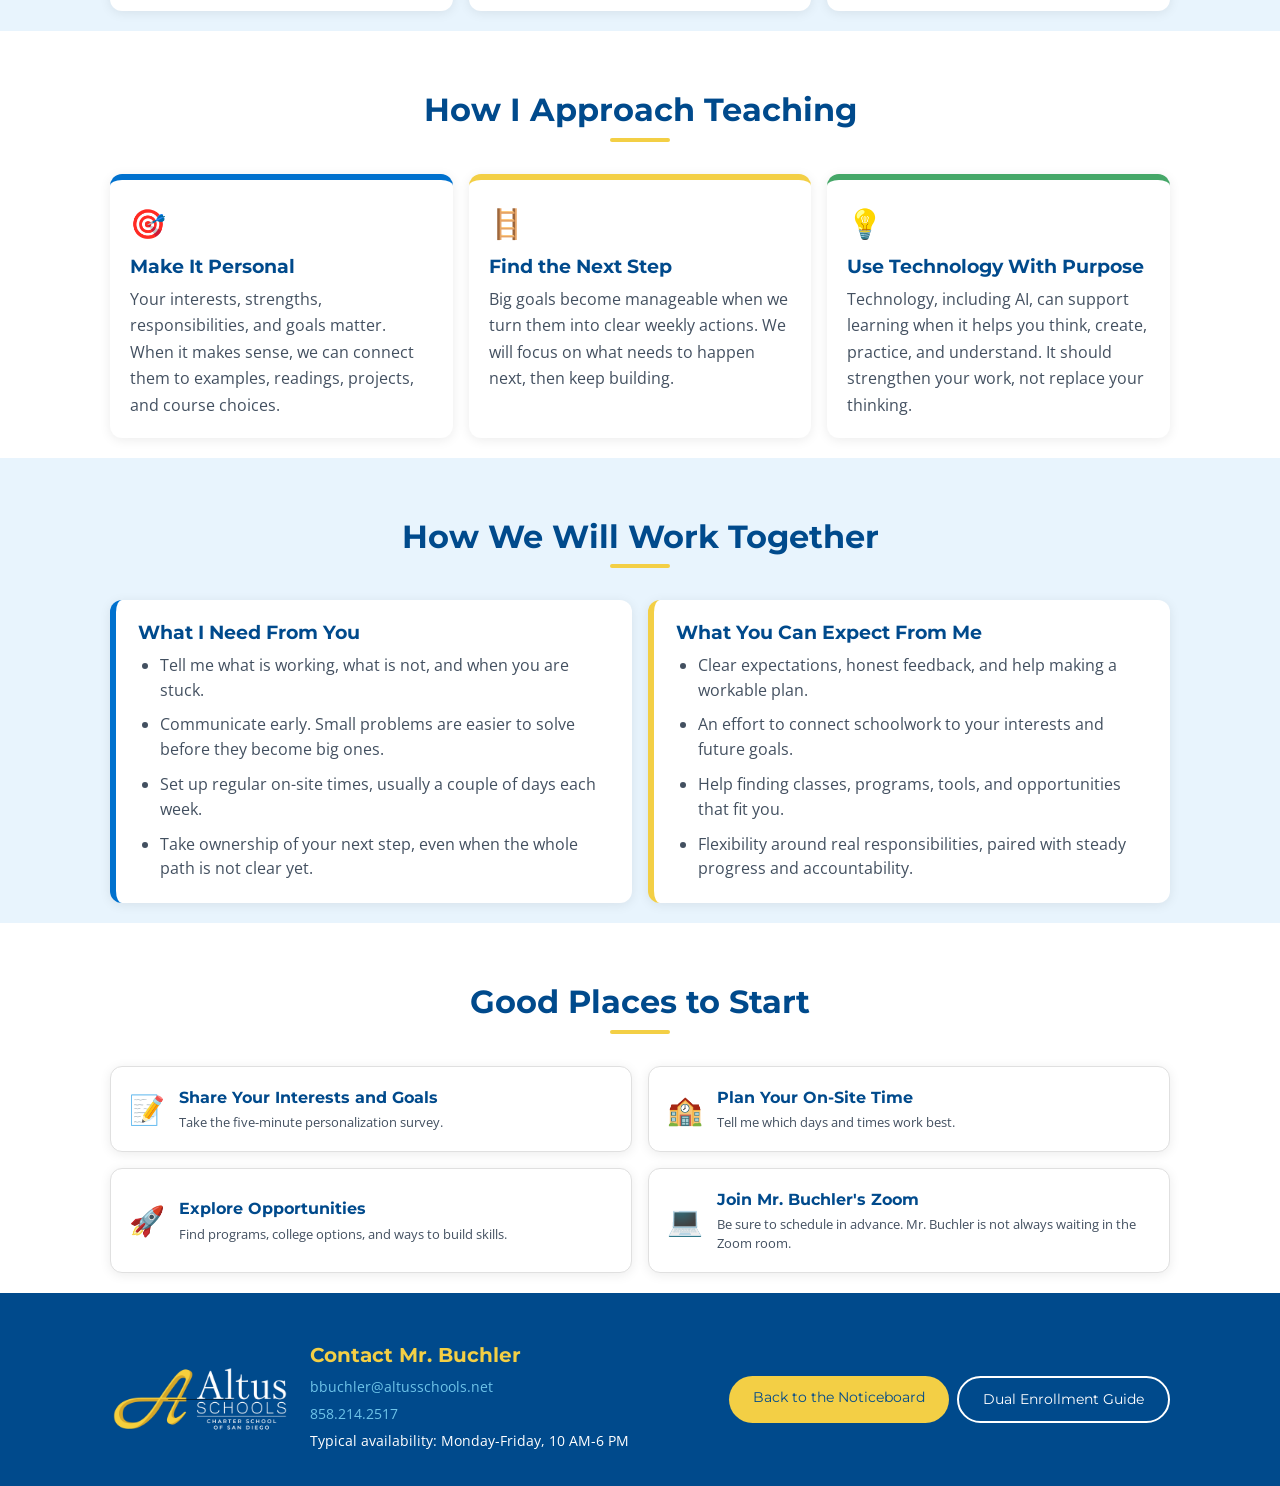
<file: get-to-know-mr-buchler.html>
<!DOCTYPE html>
<html lang="en">
<head>
    <meta charset="UTF-8">
    <meta name="viewport" content="width=device-width, initial-scale=1.0">
    <title>Get to Know Mr. Buchler | La Jolla Noticeboard</title>
    <meta name="description" content="Meet Mr. Buchler and learn how he works with students at the La Jolla Resource Center.">
    <link rel="preconnect" href="https://fonts.googleapis.com">
    <link rel="preconnect" href="https://fonts.gstatic.com" crossorigin>
    <link href="https://fonts.googleapis.com/css2?family=Montserrat:wght@400;600;700;800&family=Open+Sans:wght@400;500;600;700&display=swap" rel="stylesheet">
    <link rel="stylesheet" href="styles.css?v=20261014-10">
</head>
<body class="profile-page">
    <header class="site-header" id="top">
        <div class="header-inner">
            <img src="school-logos/Altus Schools CSSD Logo.png" alt="Altus Schools Charter School of San Diego" class="header-logo profile-header-logo">
            <h1 class="header-title" data-i18n="headerTitle">Meet Mr. Buchler</h1>
            <div class="header-controls">
                <button class="lang-toggle" id="profileLangToggle" aria-label="Cambiar idioma">
                    <span class="lang-label">ES</span>
                </button>
                <a href="index.html" class="header-link" data-i18n="noticeboard">Noticeboard</a>
            </div>
        </div>
        <nav class="main-nav profile-nav" aria-label="Page sections">
            <ul class="nav-list">
                <li><a href="index.html#teachers" data-i18n="chooseTeacher">Meet Your Teacher</a></li>
                <li><a href="dual-enrollment.html" data-i18n="dualEnrollment">Dual Enrollment</a></li>
                <li><a href="#about" data-i18n="navAbout">About Me</a></li>
                <li><a href="#interests" data-i18n="navInterests">Outside School</a></li>
                <li><a href="#approach" data-i18n="navApproach">How I Teach</a></li>
                <li><a href="#together" data-i18n="navTogether">Working Together</a></li>
                <li><a href="#start" data-i18n="navStart">Start Here</a></li>
                <li><a href="#profile-contact" data-i18n="navContact">Contact</a></li>
            </ul>
        </nav>
    </header>

    <main>
        <section class="profile-hero">
            <div class="container profile-hero-inner">
                <div class="profile-hero-copy">
                    <p class="profile-kicker" data-i18n="heroKicker">Welcome</p>
                    <h2 data-i18n="heroTitle">Get to Know Mr. Buchler</h2>
                    <p class="profile-hero-lede" data-i18n="heroLede">I work with students in grades 6–12 at the La Jolla Resource Center. My goal is simple: help you build a school plan that connects to your interests, fits your life, and moves you toward what comes next.</p>
                    <div class="profile-hero-actions">
                        <a href="#together" class="btn btn-gold" data-i18n="heroWorkButton">How We Will Work Together</a>
                        <a href="https://forms.cloud.microsoft/r/EUaXrZ6AuZ" target="_blank" rel="noopener" class="btn btn-outline btn-outline-light" data-i18n="heroSurveyButton">Tell Me About You</a>
                    </div>
                </div>
                <aside class="profile-hero-note">
                    <img src="images/mr-buchler/portrait.jpg" alt="Mr. Baptiste Buchler" class="profile-portrait">
                    <p data-i18n="heroNote">Your goals. Your interests. Your next step.</p>
                </aside>
            </div>
        </section>

        <section class="section" id="about">
            <div class="container profile-narrow">
                <h2 class="section-heading" data-i18n="aboutTitle">A Little About Me</h2>
                <div class="profile-story">
                    <p data-i18n="aboutP1">I am a teacher and educational technology specialist. I earned my bachelor's degree in education from the University of Delaware and my master's degree in Educational Technology from California State University, Fullerton. I completed professional development and credentialing at UC San Diego, earned an Educational Technology Award from the Professional Development Institute, and completed Leading Edge, AVID, and WRITE Institute training.</p>
                    <p data-i18n="aboutP2">I care about making school more personal and useful. I also work with educators on practical, responsible ways to use technology and AI. The tool is never the point. The point is helping people learn, solve problems, and do work they are proud of.</p>
                </div>
            </div>
        </section>

        <section class="section section-alt" id="interests">
            <div class="container">
                <h2 class="section-heading" data-i18n="interestsTitle">Outside of School</h2>
                <p class="profile-section-intro" data-i18n="interestsIntro">I believe getting to know each other makes it easier to work as a team. Here are a few things I enjoy when I am not teaching.</p>
                <div class="profile-photo-grid">
                    <article class="profile-photo-card">
                        <img src="images/mr-buchler/surfing.jpg" alt="Mr. Buchler surfing" loading="lazy">
                        <div><h3 data-i18n="surfTitle">Surfing and the Beach</h3><p data-i18n="surfText">Surfing has been one of my longtime hobbies. It keeps me learning, patient, and ready for the next wave.</p></div>
                    </article>
                    <article class="profile-photo-card">
                        <img src="images/mr-buchler/snowboarding.jpg" alt="Mr. Buchler snowboarding" loading="lazy">
                        <div><h3 data-i18n="mountainTitle">Snowboarding and the Mountains</h3><p data-i18n="mountainText">I enjoy snowboarding, hiking, and spending time outdoors. A challenging trail or a day in the mountains is a good reset.</p></div>
                    </article>
                    <article class="profile-photo-card">
                        <img src="images/mr-buchler/big-sur.jpg" alt="Mr. Buchler visiting Big Sur" loading="lazy">
                        <div><h3 data-i18n="travelTitle">Travel, Camping, and Family</h3><p data-i18n="travelText">I like exploring new places, camping, and spending time with family and friends. Travel is one of my favorite ways to keep learning.</p></div>
                    </article>
                </div>
            </div>
        </section>

        <section class="section" id="approach">
            <div class="container">
                <h2 class="section-heading" data-i18n="approachTitle">How I Approach Teaching</h2>
                <div class="profile-card-grid">
                    <article class="profile-card">
                        <span class="profile-card-icon" aria-hidden="true">🎯</span>
                        <h3 data-i18n="personalTitle">Make It Personal</h3>
                        <p data-i18n="personalText">Your interests, strengths, responsibilities, and goals matter. When it makes sense, we can connect them to examples, readings, projects, and course choices.</p>
                    </article>
                    <article class="profile-card">
                        <span class="profile-card-icon" aria-hidden="true">🪜</span>
                        <h3 data-i18n="stepsTitle">Find the Next Step</h3>
                        <p data-i18n="stepsText">Big goals become manageable when we turn them into clear weekly actions. We will focus on what needs to happen next, then keep building.</p>
                    </article>
                    <article class="profile-card">
                        <span class="profile-card-icon" aria-hidden="true">💡</span>
                        <h3 data-i18n="techTitle">Use Technology With Purpose</h3>
                        <p data-i18n="techText">Technology, including AI, can support learning when it helps you think, create, practice, and understand. It should strengthen your work, not replace your thinking.</p>
                    </article>
                </div>
            </div>
        </section>

        <section class="section section-alt" id="together">
            <div class="container">
                <h2 class="section-heading" data-i18n="togetherTitle">How We Will Work Together</h2>
                <div class="profile-expectations">
                    <article class="profile-expectation profile-expectation-student">
                        <h3 data-i18n="fromYouTitle">What I Need From You</h3>
                        <ul>
                            <li data-i18n="fromYou1">Tell me what is working, what is not, and when you are stuck.</li>
                            <li data-i18n="fromYou2">Communicate early. Small problems are easier to solve before they become big ones.</li>
                            <li data-i18n="fromYou3">Set up regular on-site times, usually a couple of days each week.</li>
                            <li data-i18n="fromYou4">Take ownership of your next step, even when the whole path is not clear yet.</li>
                        </ul>
                    </article>
                    <article class="profile-expectation profile-expectation-teacher">
                        <h3 data-i18n="fromMeTitle">What You Can Expect From Me</h3>
                        <ul>
                            <li data-i18n="fromMe1">Clear expectations, honest feedback, and help making a workable plan.</li>
                            <li data-i18n="fromMe2">An effort to connect schoolwork to your interests and future goals.</li>
                            <li data-i18n="fromMe3">Help finding classes, programs, tools, and opportunities that fit you.</li>
                            <li data-i18n="fromMe4">Flexibility around real responsibilities, paired with steady progress and accountability.</li>
                        </ul>
                    </article>
                </div>
            </div>
        </section>

        <section class="section" id="start">
            <div class="container">
                <h2 class="section-heading" data-i18n="startTitle">Good Places to Start</h2>
                <div class="profile-start-grid">
                    <a href="https://forms.cloud.microsoft/r/EUaXrZ6AuZ" target="_blank" rel="noopener" class="profile-start-card">
                        <span aria-hidden="true">📝</span>
                        <div><strong data-i18n="surveyTitle">Share Your Interests and Goals</strong><small data-i18n="surveyText">Take the five-minute personalization survey.</small></div>
                    </a>
                    <a href="mailto:bbuchler@altusschools.net?subject=My%20Preferred%20On-Site%20Schedule" class="profile-start-card">
                        <span aria-hidden="true">🏫</span>
                        <div><strong data-i18n="scheduleTitle">Plan Your On-Site Time</strong><small data-i18n="scheduleText">Tell me which days and times work best.</small></div>
                    </a>
                    <a href="index.html#opportunities" class="profile-start-card">
                        <span aria-hidden="true">🚀</span>
                        <div><strong data-i18n="exploreTitle">Explore Opportunities</strong><small data-i18n="exploreText">Find programs, college options, and ways to build skills.</small></div>
                    </a>
                    <a href="http://bit.ly/buchlerzoom" target="_blank" rel="noopener" class="profile-start-card">
                        <span aria-hidden="true">💻</span>
                        <div><strong data-i18n="zoomTitle">Join Mr. Buchler's Zoom</strong><small data-i18n="zoomText">Be sure to schedule in advance. Mr. Buchler is not always waiting in the Zoom room.</small></div>
                    </a>
                </div>
            </div>
        </section>
    </main>

    <footer class="site-footer" id="profile-contact">
        <div class="container profile-footer">
            <img src="school-logos/Altus Schools CSSD Logo - White.png" alt="Altus Schools Charter School of San Diego" class="profile-footer-logo">
            <div>
                <h2 data-i18n="contactTitle">Contact Mr. Buchler</h2>
                <p><a href="mailto:bbuchler@altusschools.net">bbuchler@altusschools.net</a></p>
                <p><a href="tel:8582142517">858.214.2517</a></p>
                <p data-i18n="contactHours">Typical availability: Monday-Friday, 10 AM-6 PM</p>
            </div>
            <div class="profile-footer-actions">
                <a href="index.html" class="btn btn-gold" data-i18n="backButton">Back to the Noticeboard</a>
                <a href="dual-enrollment.html" class="btn btn-outline btn-outline-light" data-i18n="dualButton">Dual Enrollment Guide</a>
            </div>
        </div>
    </footer>

    <script src="get-to-know-mr-buchler.js?v=20260925-1"></script>
</body>
</html>
</file>
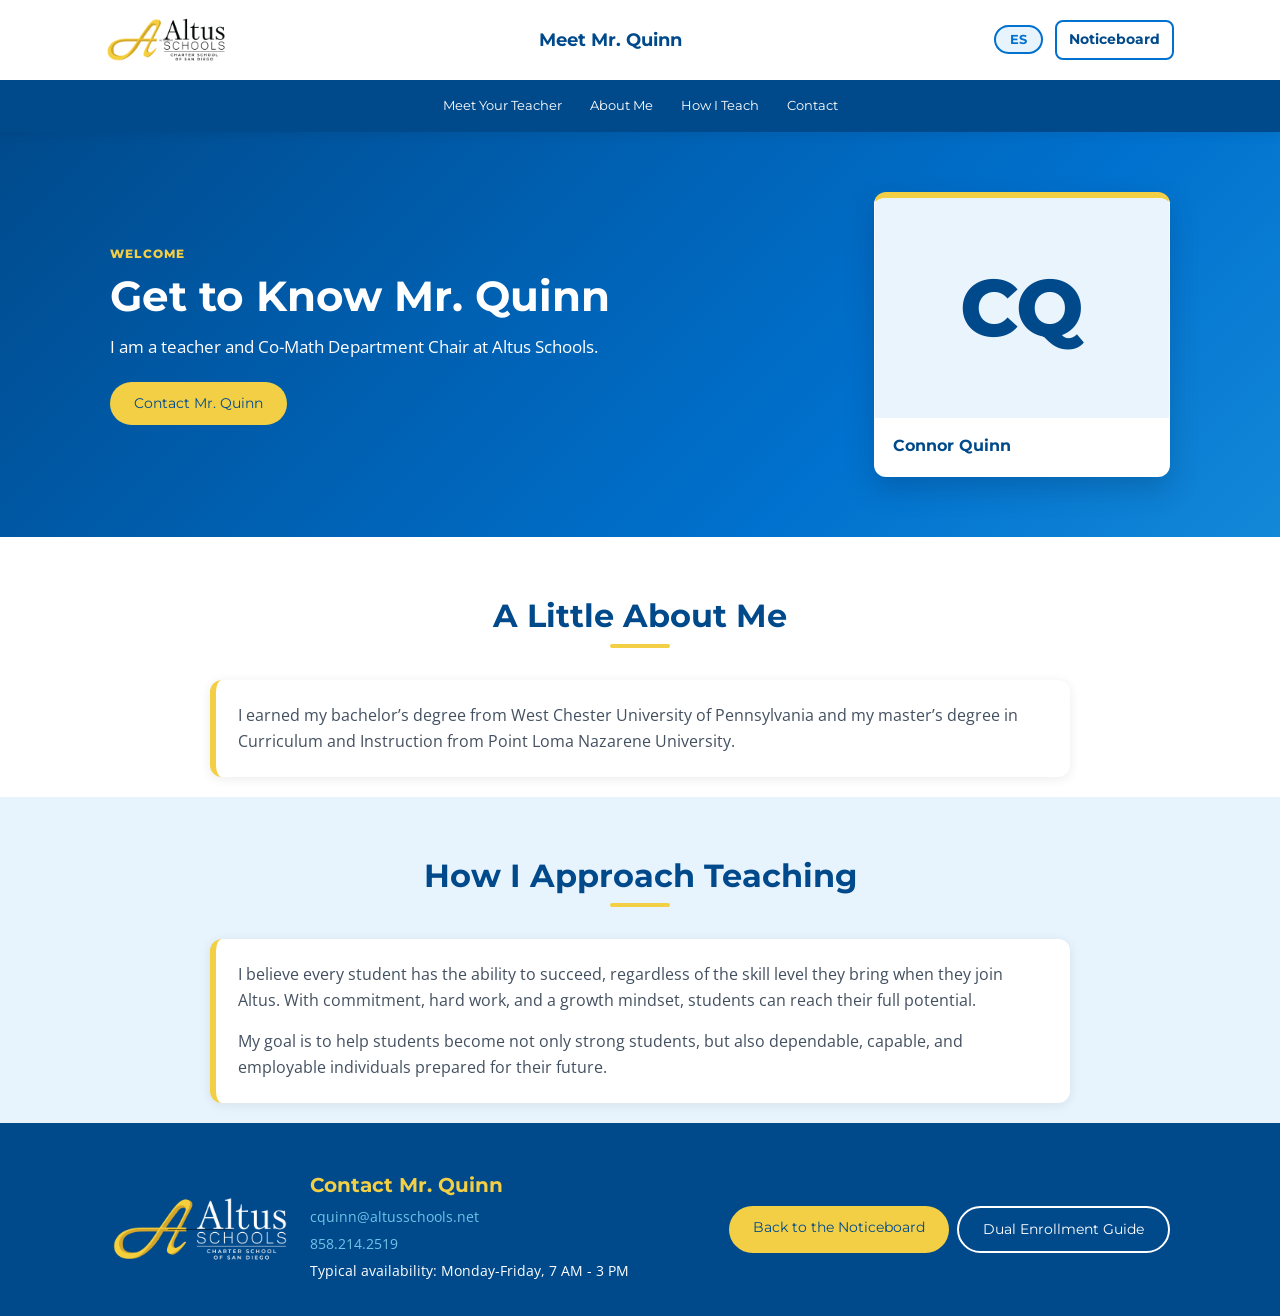
<file: get-to-know-mr-quinn.html>
<!DOCTYPE html>
<html lang="en">
<head>
    <meta charset="UTF-8">
    <meta name="viewport" content="width=device-width, initial-scale=1.0">
    <title>Get to Know Mr. Quinn | La Jolla Noticeboard</title>
    <meta name="description" content="Meet Connor Quinn, teacher and Co-Math Department Chair at Altus Schools, La Jolla Resource Center.">
    <link rel="preconnect" href="https://fonts.googleapis.com">
    <link rel="preconnect" href="https://fonts.gstatic.com" crossorigin>
    <link href="https://fonts.googleapis.com/css2?family=Montserrat:wght@400;600;700;800&family=Open+Sans:wght@400;500;600;700&display=swap" rel="stylesheet">
    <link rel="stylesheet" href="styles.css?v=20261014-10">
</head>
<body class="profile-page">
    <header class="site-header" id="top">
        <div class="header-inner">
            <img src="school-logos/Altus Schools CSSD Logo.png" alt="Altus Schools Charter School of San Diego" class="header-logo profile-header-logo">
            <h1 data-i18n="headerTitle" class="header-title">Meet Mr. Quinn</h1>
            <div class="header-controls">
                <button class="lang-toggle" id="profileLangToggle" aria-label="Cambiar idioma"><span class="lang-label">ES</span></button>
                <a data-i18n="noticeboard" href="index.html" class="header-link">Noticeboard</a>
            </div>
        </div>
        <nav class="main-nav profile-nav" aria-label="Page sections">
            <ul class="nav-list">
                <li><a data-i18n="chooseTeacher" href="index.html#teachers">Meet Your Teacher</a></li>
                <li><a data-i18n="navAbout" href="#about">About Me</a></li>
                <li><a data-i18n="navApproach" href="#approach">How I Teach</a></li>
                <li><a data-i18n="navContact" href="#profile-contact">Contact</a></li>
            </ul>
        </nav>
    </header>
    <main>
        <section class="profile-hero">
            <div class="container profile-hero-inner">
                <div class="profile-hero-copy">
                    <p data-i18n="heroKicker" class="profile-kicker">Welcome</p>
                    <h2 data-i18n="heroTitle">Get to Know Mr. Quinn</h2>
                    <p data-i18n="heroLede" class="profile-hero-lede">I am a teacher and Co-Math Department Chair at Altus Schools.</p>
                    <div class="profile-hero-actions"><a data-i18n="heroContact" href="#profile-contact" class="btn btn-gold">Contact Mr. Quinn</a></div>
                </div>
                <aside class="profile-hero-note">
                    <div class="teacher-initials" id="quinnPortrait" aria-hidden="true">CQ</div>
                    <p data-i18n="heroNote">Connor Quinn</p>
                </aside>
            </div>
        </section>
        <section class="section" id="about">
            <div class="container profile-narrow">
                <h2 data-i18n="aboutTitle" class="section-heading">A Little About Me</h2>
                <div class="profile-story"><p data-i18n="aboutP1">I earned my bachelor’s degree from West Chester University of Pennsylvania and my master’s degree in Curriculum and Instruction from Point Loma Nazarene University.</p></div>
            </div>
        </section>
        <section class="section section-alt" id="approach">
            <div class="container profile-narrow">
                <h2 data-i18n="approachTitle" class="section-heading">How I Approach Teaching</h2>
                <div class="profile-story"><p data-i18n="approachP1">I believe every student has the ability to succeed, regardless of the skill level they bring when they join Altus. With commitment, hard work, and a growth mindset, students can reach their full potential.</p><p data-i18n="approachP2">My goal is to help students become not only strong students, but also dependable, capable, and employable individuals prepared for their future.</p></div>
            </div>
        </section>
    </main>
    <footer class="site-footer" id="profile-contact">
        <div class="container profile-footer">
            <img src="school-logos/Altus Schools CSSD Logo - White.png" alt="Altus Schools Charter School of San Diego" class="profile-footer-logo">
            <div>
                <h2 data-i18n="contactTitle">Contact Mr. Quinn</h2>
                <p><a href="mailto:cquinn@altusschools.net">cquinn@altusschools.net</a></p>
                <p><a href="tel:8582142519">858.214.2519</a></p>
                <p data-i18n="contactHours">Typical availability: Monday-Friday, 7 AM - 3 PM</p>
            </div>
            <div class="profile-footer-actions">
                <a data-i18n="backButton" href="index.html" class="btn btn-gold">Back to the Noticeboard</a>
                <a data-i18n="dualButton" href="dual-enrollment.html" class="btn btn-outline btn-outline-light">Dual Enrollment Guide</a>
            </div>
        </div>
    </footer>
    <script src="get-to-know-mr-quinn.js?v=20261117-2"></script>
</body>
</html>
</file>
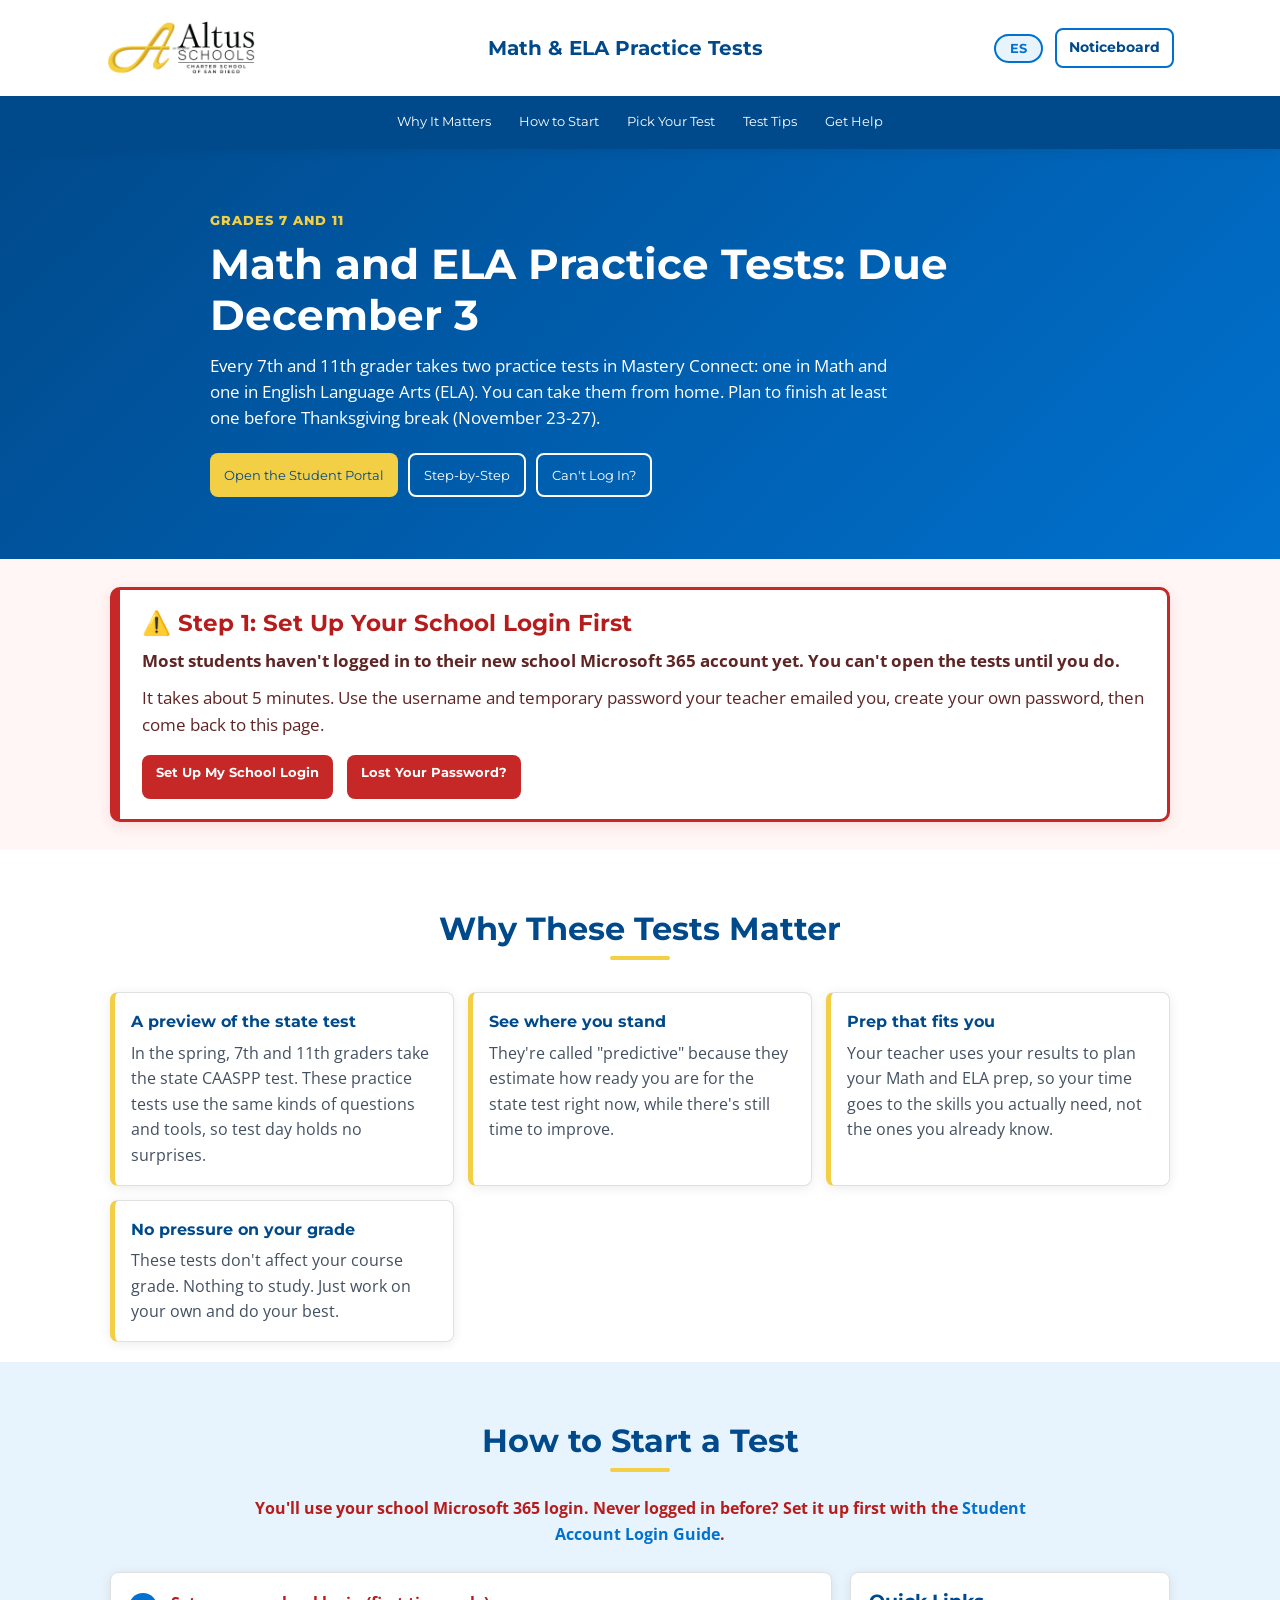
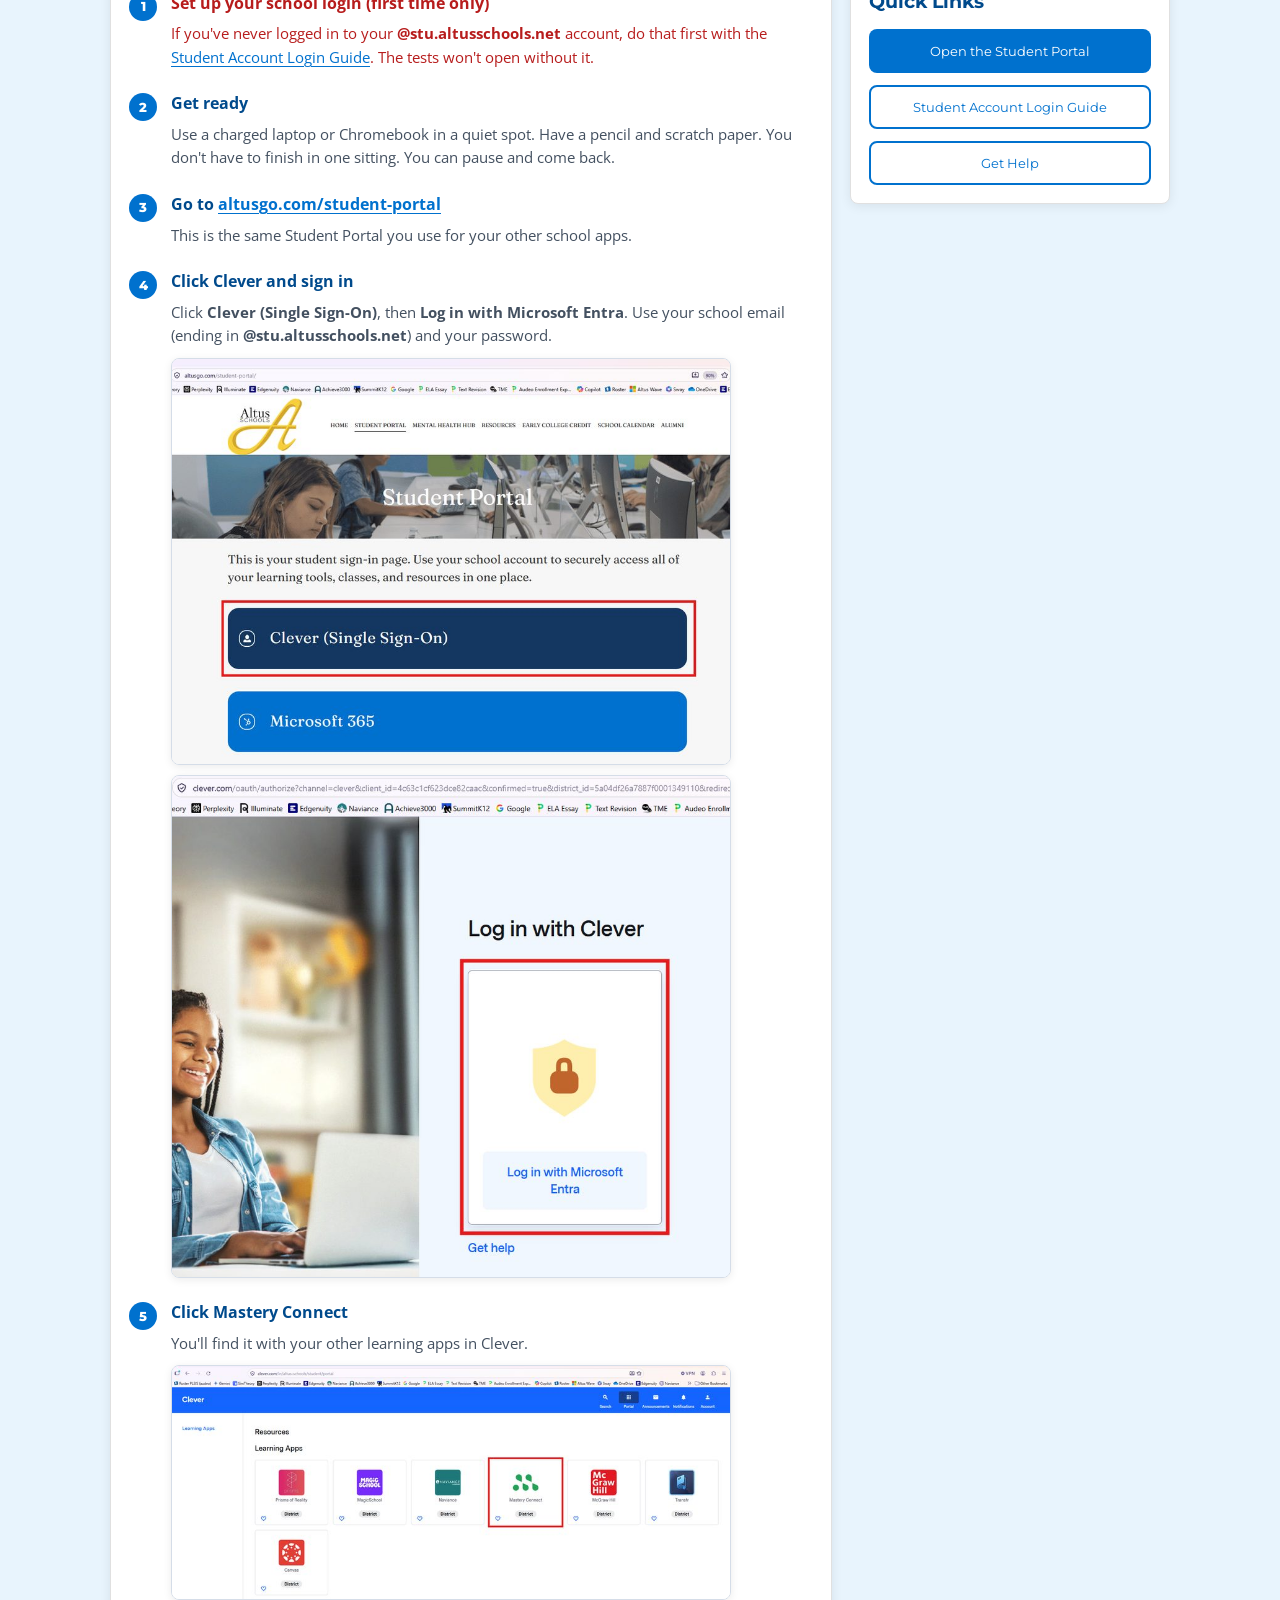
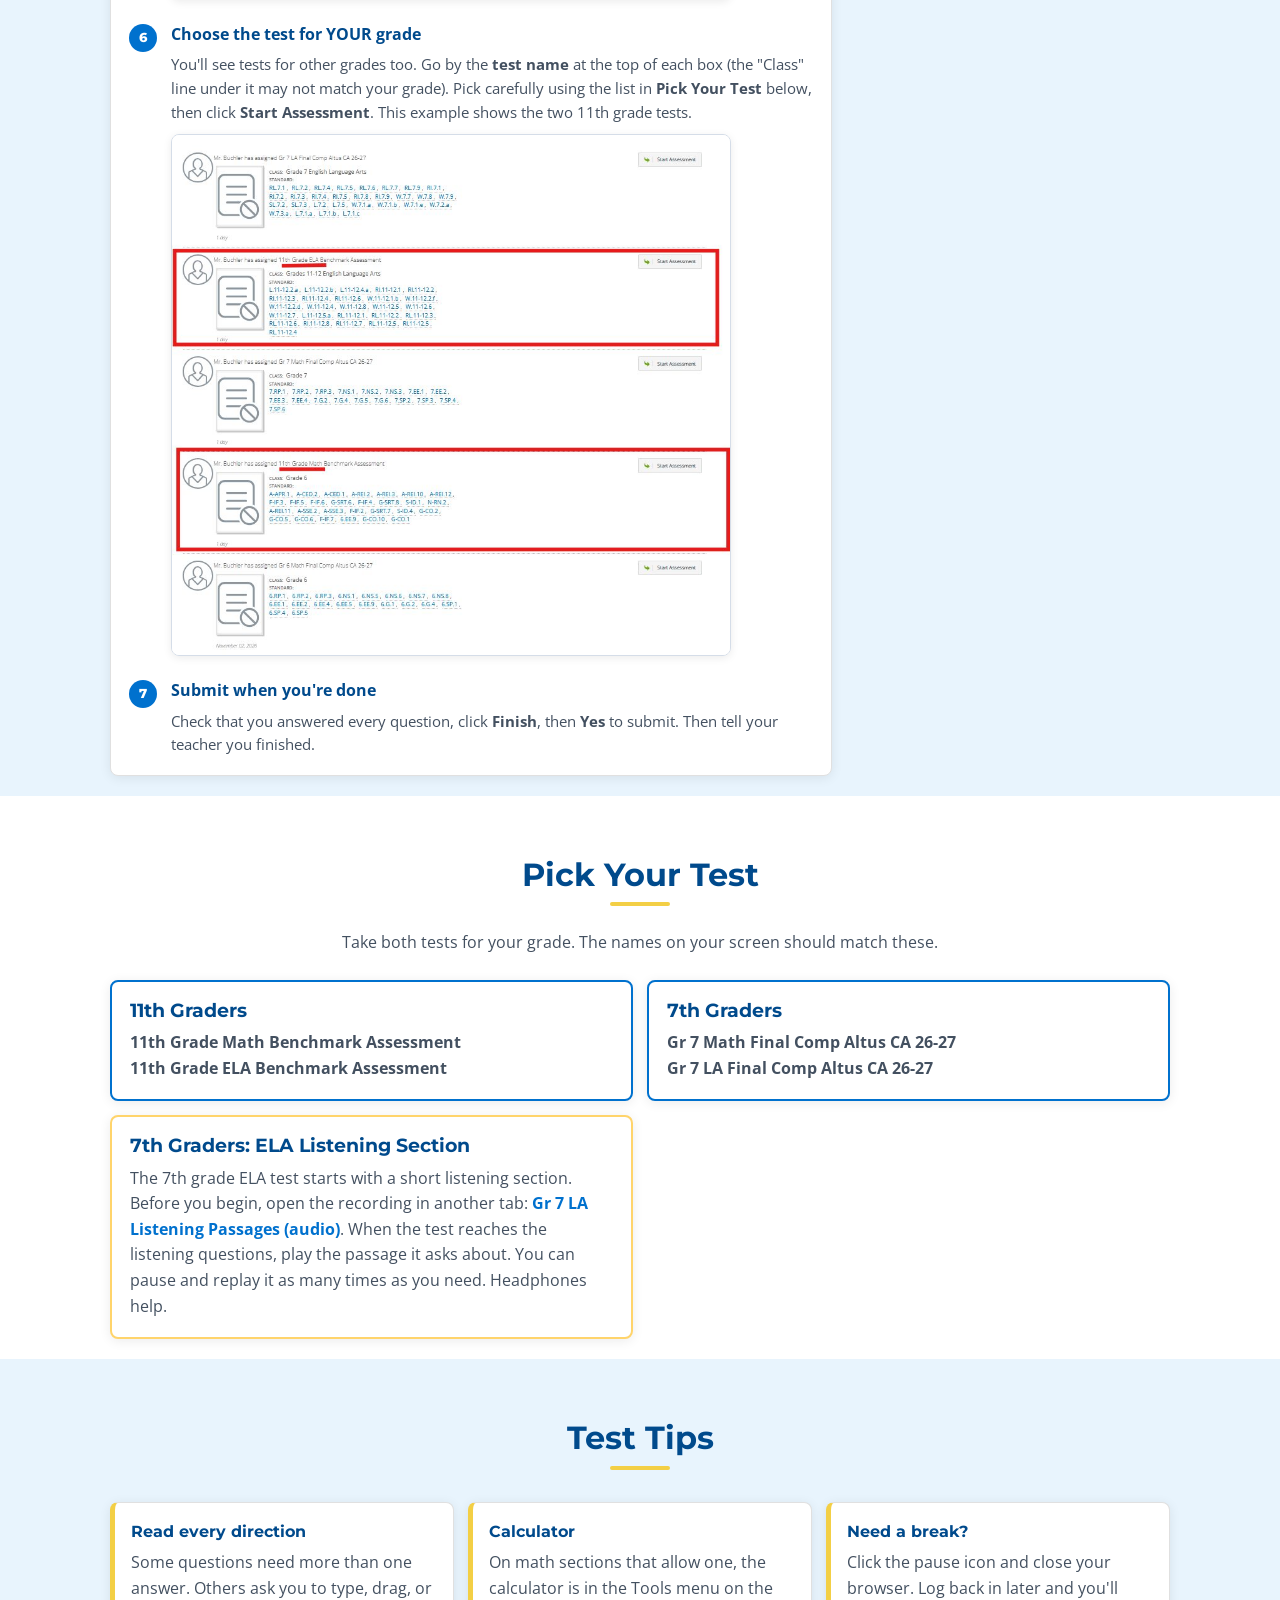
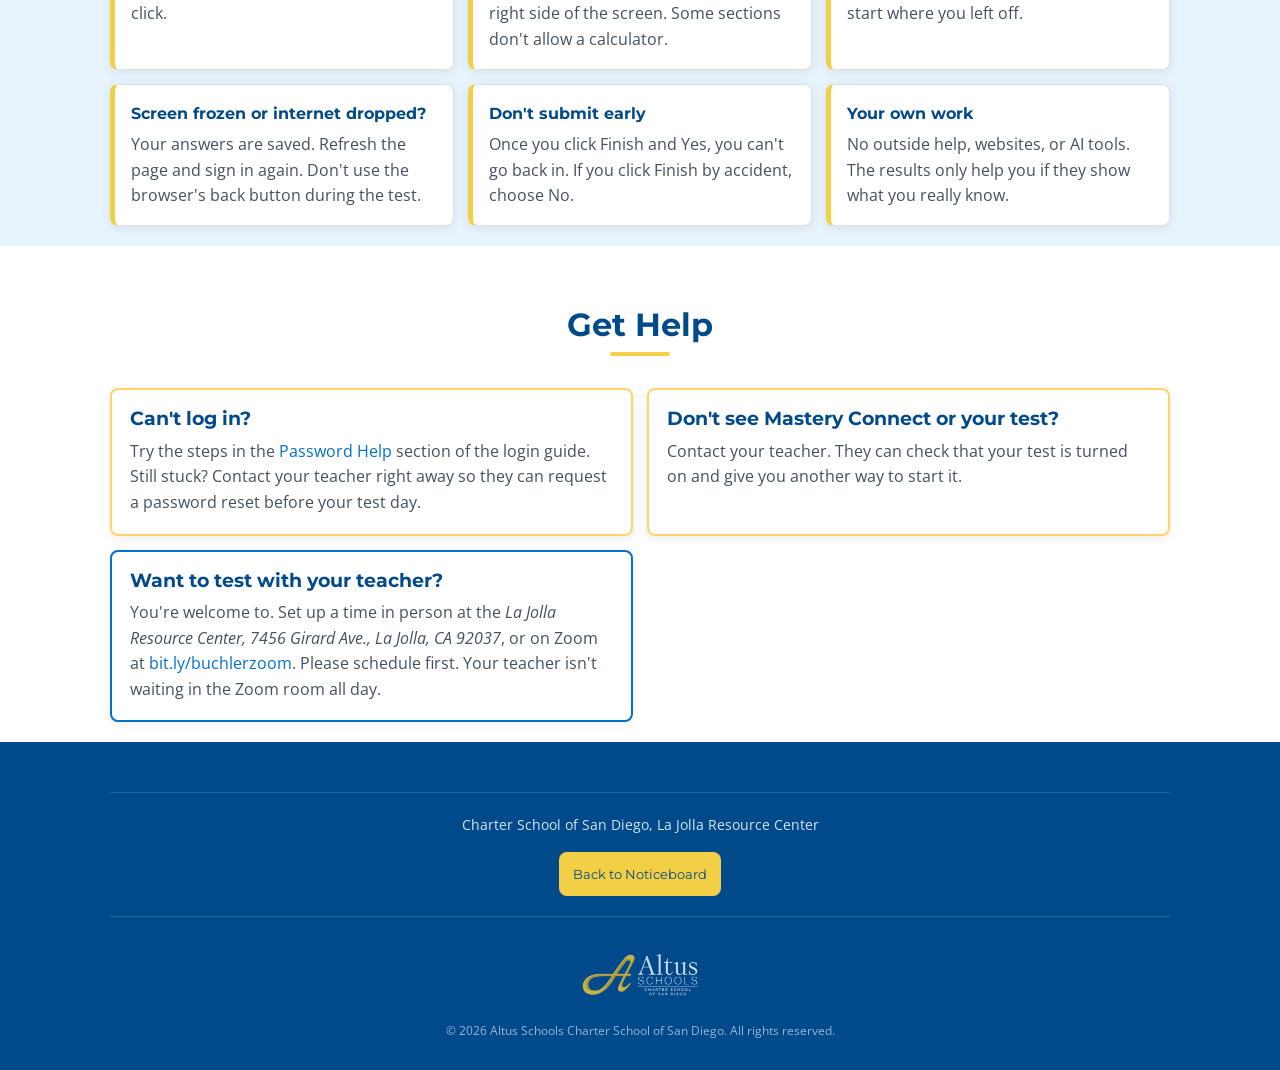
<file: practice-tests.html>
<!DOCTYPE html>
<html lang="en">
<head>
    <meta charset="UTF-8">
    <meta name="viewport" content="width=device-width, initial-scale=1.0">
    <title>Practice Tests (MPAs) | La Jolla Noticeboard</title>
    <meta name="description" content="How 7th and 11th graders at Charter School of San Diego log in and take the Mastery Connect practice tests in Math and ELA by December 3.">
    <link rel="preconnect" href="https://fonts.googleapis.com">
    <link rel="preconnect" href="https://fonts.gstatic.com" crossorigin>
    <link href="https://fonts.googleapis.com/css2?family=Montserrat:wght@400;600;700;800&family=Open+Sans:wght@400;500;600;700&display=swap" rel="stylesheet">
    <link rel="stylesheet" href="styles.css?v=20261118-1">
    <style>
        .login-first { padding-block: 28px; background: #fff6f5; }
        .login-first-box { background: #ffffff; border: 3px solid #c62828; border-left-width: 10px; border-radius: 10px; padding: 20px 22px; box-shadow: 0 4px 14px rgba(198, 40, 40, 0.12); }
        .login-first-box h2 { color: #b71c1c; font-family: 'Montserrat', sans-serif; font-size: 1.45rem; margin: 0 0 10px; }
        .login-first-box p { color: #5f2525; font-size: 1.05rem; margin: 0 0 10px; }
        .login-first-box .btn-red { display: inline-block; background: #c62828; color: #ffffff; border: none; font-weight: 700; margin: 6px 10px 0 0; }
        .login-first-box .btn-red:hover, .login-first-box .btn-red:focus { background: #8e1b1b; color: #ffffff; }
        .dual-steps .step-urgent strong, .dual-steps .step-urgent span { color: #b71c1c; }
        .red-note { color: #b71c1c; font-weight: 700; }
    </style>
</head>
<body class="dual-page">
    <header class="site-header" id="top">
        <div class="header-inner">
            <img src="school-logos/Altus Schools CSSD Logo.png" alt="Altus Schools Charter School of San Diego" class="header-logo dual-header-logo">
            <h1 data-i18n="headerTitle" class="header-title dual-header-title">Math &amp; ELA Practice Tests</h1>
            <div class="header-controls">
                <button class="lang-toggle" id="testsLangToggle" aria-label="Cambiar a español"><span class="lang-label">ES</span></button>
                <a data-i18n="noticeboard" href="index.html" class="header-link">Noticeboard</a>
            </div>
        </div>
        <nav class="main-nav dual-nav" aria-label="Page sections">
            <ul class="nav-list">
                <li><a data-i18n="navWhy" href="#why">Why It Matters</a></li>
                <li><a data-i18n="navSteps" href="#steps">How to Start</a></li>
                <li><a data-i18n="navPick" href="#pick">Pick Your Test</a></li>
                <li><a data-i18n="navTips" href="#tips">Test Tips</a></li>
                <li><a data-i18n="navHelp" href="#help">Get Help</a></li>
            </ul>
        </nav>
    </header>

    <main>
        <section class="dual-hero">
            <div class="container dual-hero-inner">
                <div class="dual-hero-copy">
                    <p data-i18n="heroKicker" class="dual-kicker">Grades 7 and 11</p>
                    <h2 data-i18n="heroTitle">Math and ELA Practice Tests: Due December 3</h2>
                    <p data-i18n="heroLede" class="dual-hero-lede">Every 7th and 11th grader takes two practice tests in Mastery Connect: one in Math and one in English Language Arts (ELA). You can take them from home. Plan to finish at least one before Thanksgiving break (November 23-27).</p>
                    <div class="dual-hero-actions">
                        <a data-i18n="heroLogin" href="https://altusgo.com/student-portal/" target="_blank" rel="noopener" class="btn btn-gold">Open the Student Portal</a>
                        <a data-i18n="heroSteps" href="#steps" class="btn btn-outline btn-outline-light">Step-by-Step</a>
                        <a data-i18n="heroHelp" href="#help" class="btn btn-outline btn-outline-light">Can't Log In?</a>
                    </div>
                </div>
            </div>
        </section>

        <section class="login-first" id="login-first">
            <div class="container">
                <div class="login-first-box" role="alert">
                    <h2 data-i18n="loginFirstTitle">⚠️ Step 1: Set Up Your School Login First</h2>
                    <p data-i18n-html="loginFirstBody1"><b>Most students haven't logged in to their new school Microsoft 365 account yet. You can't open the tests until you do.</b></p>
                    <p data-i18n="loginFirstBody2">It takes about 5 minutes. Use the username and temporary password your teacher emailed you, create your own password, then come back to this page.</p>
                    <a data-i18n="loginFirstBtn" href="student-accounts.html#first-login" class="btn btn-red">Set Up My School Login</a>
                    <a data-i18n="loginFirstHelp" href="#help" class="btn btn-red">Lost Your Password?</a>
                </div>
            </div>
        </section>

        <section class="section" id="why">
            <div class="container">
                <h2 data-i18n="whyTitle" class="section-heading">Why These Tests Matter</h2>
                <div class="dual-benefits">
                    <div class="dual-benefit">
                        <strong data-i18n="why1Title">A preview of the state test</strong>
                        <span data-i18n="why1Body">In the spring, 7th and 11th graders take the state CAASPP test. These practice tests use the same kinds of questions and tools, so test day holds no surprises.</span>
                    </div>
                    <div class="dual-benefit">
                        <strong data-i18n="why2Title">See where you stand</strong>
                        <span data-i18n="why2Body">They're called "predictive" because they estimate how ready you are for the state test right now, while there's still time to improve.</span>
                    </div>
                    <div class="dual-benefit">
                        <strong data-i18n="why3Title">Prep that fits you</strong>
                        <span data-i18n="why3Body">Your teacher uses your results to plan your Math and ELA prep, so your time goes to the skills you actually need, not the ones you already know.</span>
                    </div>
                    <div class="dual-benefit">
                        <strong data-i18n="why4Title">No pressure on your grade</strong>
                        <span data-i18n="why4Body">These tests don't affect your course grade. Nothing to study. Just work on your own and do your best.</span>
                    </div>
                </div>
            </div>
        </section>

        <section class="section section-alt" id="steps">
            <div class="container">
                <h2 data-i18n="stepsTitle" class="section-heading">How to Start a Test</h2>
                <p data-i18n-html="stepsIntro" class="dual-section-intro red-note">You'll use your school Microsoft 365 login. Never logged in before? Set it up first with the <a href="student-accounts.html#first-login">Student Account Login Guide</a>.</p>
                <div class="college-layout">
                    <div class="college-main">
                        <ol class="dual-steps">
                            <li class="step-urgent"><strong data-i18n="step0Title">Set up your school login (first time only)</strong><span data-i18n-html="step0Body">If you've never logged in to your <b>@stu.altusschools.net</b> account, do that first with the <a href="student-accounts.html#first-login">Student Account Login Guide</a>. The tests won't open without it.</span></li>
                            <li><strong data-i18n="step1Title">Get ready</strong><span data-i18n="step1Body">Use a charged laptop or Chromebook in a quiet spot. Have a pencil and scratch paper. You don't have to finish in one sitting. You can pause and come back.</span></li>
                            <li><strong data-i18n-html="step2Title">Go to <a href="https://altusgo.com/student-portal/" target="_blank" rel="noopener">altusgo.com/student-portal</a></strong><span data-i18n="step2Body">This is the same Student Portal you use for your other school apps.</span></li>
                            <li><strong data-i18n="step3Title">Click Clever and sign in</strong><span data-i18n-html="step3Body">Click <b>Clever (Single Sign-On)</b>, then <b>Log in with Microsoft Entra</b>. Use your school email (ending in <b>@stu.altusschools.net</b>) and your password.</span><img class="step-shot" src="images/walkthrough/3-clever-button.jpg" alt="Student Portal page with the Clever (Single Sign-On) button highlighted" loading="lazy"><img class="step-shot" src="images/walkthrough/4-log-in-with-microsoft-entra.jpg" alt="Clever sign-in page with the Log in with Microsoft Entra button highlighted" loading="lazy"></li>
                            <li><strong data-i18n="step4Title">Click Mastery Connect</strong><span data-i18n="step4Body">You'll find it with your other learning apps in Clever.</span><img class="step-shot" src="images/walkthrough/5-mastery-connect-in-clever.jpg" alt="Clever Learning Apps page with Mastery Connect highlighted" loading="lazy"></li>
                            <li><strong data-i18n="step5Title">Choose the test for YOUR grade</strong><span data-i18n-html="step5Body">You'll see tests for other grades too. Go by the <b>test name</b> at the top of each box (the "Class" line under it may not match your grade). Pick carefully using the list in <b>Pick Your Test</b> below, then click <b>Start Assessment</b>. This example shows the two 11th grade tests.</span><img class="step-shot" src="images/walkthrough/6-pick-your-grade-test.jpg" alt="Mastery Connect assessment list with the 11th Grade ELA and 11th Grade Math Benchmark Assessments highlighted" loading="lazy"></li>
                            <li><strong data-i18n="step6Title">Submit when you're done</strong><span data-i18n-html="step6Body">Check that you answered every question, click <b>Finish</b>, then <b>Yes</b> to submit. Then tell your teacher you finished.</span></li>
                        </ol>
                    </div>
                    <aside class="college-links">
                        <h3 data-i18n="linksTitle">Quick Links</h3>
                        <a data-i18n="linkPortal" href="https://altusgo.com/student-portal/" target="_blank" rel="noopener" class="btn btn-primary">Open the Student Portal</a>
                        <a data-i18n="linkAccounts" href="student-accounts.html" class="btn btn-outline">Student Account Login Guide</a>
                        <a data-i18n="linkHelp" href="#help" class="btn btn-outline">Get Help</a>
                    </aside>
                </div>
            </div>
        </section>

        <section class="section" id="pick">
            <div class="container">
                <h2 data-i18n="pickTitle" class="section-heading">Pick Your Test</h2>
                <p data-i18n="pickIntro" class="dual-section-intro">Take both tests for your grade. The names on your screen should match these.</p>
                <div class="dual-alert-grid">
                    <div class="dual-alert dual-alert-recommendation">
                        <h3 data-i18n="pick11Title">11th Graders</h3>
                        <p data-i18n-html="pick11Body"><b>11th Grade Math Benchmark Assessment</b><br><b>11th Grade ELA Benchmark Assessment</b></p>
                    </div>
                    <div class="dual-alert dual-alert-recommendation">
                        <h3 data-i18n="pick7Title">7th Graders</h3>
                        <p data-i18n-html="pick7Body"><b>Gr 7 Math Final Comp Altus CA 26-27</b><br><b>Gr 7 LA Final Comp Altus CA 26-27</b></p>
                    </div>
                    <div class="dual-alert">
                        <h3 data-i18n="listenTitle">7th Graders: ELA Listening Section</h3>
                        <p data-i18n-html="listenBody">The 7th grade ELA test starts with a short listening section. Before you begin, open the recording in another tab: <a href="https://drive.google.com/file/d/1cnguKPfemmGJB8I_uWx6ypmAdM-_CR75/view?usp=sharing" target="_blank" rel="noopener"><b>Gr 7 LA Listening Passages (audio)</b></a>. When the test reaches the listening questions, play the passage it asks about. You can pause and replay it as many times as you need. Headphones help.</p>
                    </div>
                </div>
            </div>
        </section>

        <section class="section section-alt" id="tips">
            <div class="container">
                <h2 data-i18n="tipsTitle" class="section-heading">Test Tips</h2>
                <div class="dual-benefits">
                    <div class="dual-benefit">
                        <strong data-i18n="tip1Title">Read every direction</strong>
                        <span data-i18n="tip1Body">Some questions need more than one answer. Others ask you to type, drag, or click.</span>
                    </div>
                    <div class="dual-benefit">
                        <strong data-i18n="tip2Title">Calculator</strong>
                        <span data-i18n="tip2Body">On math sections that allow one, the calculator is in the Tools menu on the right side of the screen. Some sections don't allow a calculator.</span>
                    </div>
                    <div class="dual-benefit">
                        <strong data-i18n="tip3Title">Need a break?</strong>
                        <span data-i18n="tip3Body">Click the pause icon and close your browser. Log back in later and you'll start where you left off.</span>
                    </div>
                    <div class="dual-benefit">
                        <strong data-i18n="tip4Title">Screen frozen or internet dropped?</strong>
                        <span data-i18n="tip4Body">Your answers are saved. Refresh the page and sign in again. Don't use the browser's back button during the test.</span>
                    </div>
                    <div class="dual-benefit">
                        <strong data-i18n="tip5Title">Don't submit early</strong>
                        <span data-i18n="tip5Body">Once you click Finish and Yes, you can't go back in. If you click Finish by accident, choose No.</span>
                    </div>
                    <div class="dual-benefit">
                        <strong data-i18n="tip6Title">Your own work</strong>
                        <span data-i18n="tip6Body">No outside help, websites, or AI tools. The results only help you if they show what you really know.</span>
                    </div>
                </div>
            </div>
        </section>

        <section class="section" id="help">
            <div class="container">
                <h2 data-i18n="helpTitle" class="section-heading">Get Help</h2>
                <div class="dual-alert-grid">
                    <div class="dual-alert">
                        <h3 data-i18n="help1Title">Can't log in?</h3>
                        <p data-i18n-html="help1Body">Try the steps in the <a href="student-accounts.html#password">Password Help</a> section of the login guide. Still stuck? Contact your teacher right away so they can request a password reset before your test day.</p>
                    </div>
                    <div class="dual-alert">
                        <h3 data-i18n="help2Title">Don't see Mastery Connect or your test?</h3>
                        <p data-i18n="help2Body">Contact your teacher. They can check that your test is turned on and give you another way to start it.</p>
                    </div>
                    <div class="dual-alert dual-alert-recommendation">
                        <h3 data-i18n="help3Title">Want to test with your teacher?</h3>
                        <p data-i18n-html="help3Body">You're welcome to. Set up a time in person at the <i>La Jolla Resource Center, 7456 Girard Ave., La Jolla, CA 92037</i>, or on Zoom at <a href="https://bit.ly/buchlerzoom" target="_blank" rel="noopener">bit.ly/buchlerzoom</a>. Please schedule first. Your teacher isn't waiting in the Zoom room all day.</p>
                    </div>
                </div>
            </div>
        </section>
    </main>

    <footer class="site-footer">
        <div class="container">
            <div class="footer-info">
                <p class="footer-address">Charter School of San Diego, La Jolla Resource Center</p>
                <a data-i18n="backButton" href="index.html" class="btn btn-gold">Back to Noticeboard</a>
            </div>
            <div class="footer-bottom">
                <img src="school-logos/Altus Schools CSSD Logo - White.png" alt="Altus Schools Charter School of San Diego" class="footer-logo">
                <p class="footer-copy">&copy; 2026 Altus Schools Charter School of San Diego. All rights reserved.</p>
            </div>
        </div>
    </footer>
    <script src="practice-tests.js?v=20261118-1"></script>
</body>
</html>
</file>
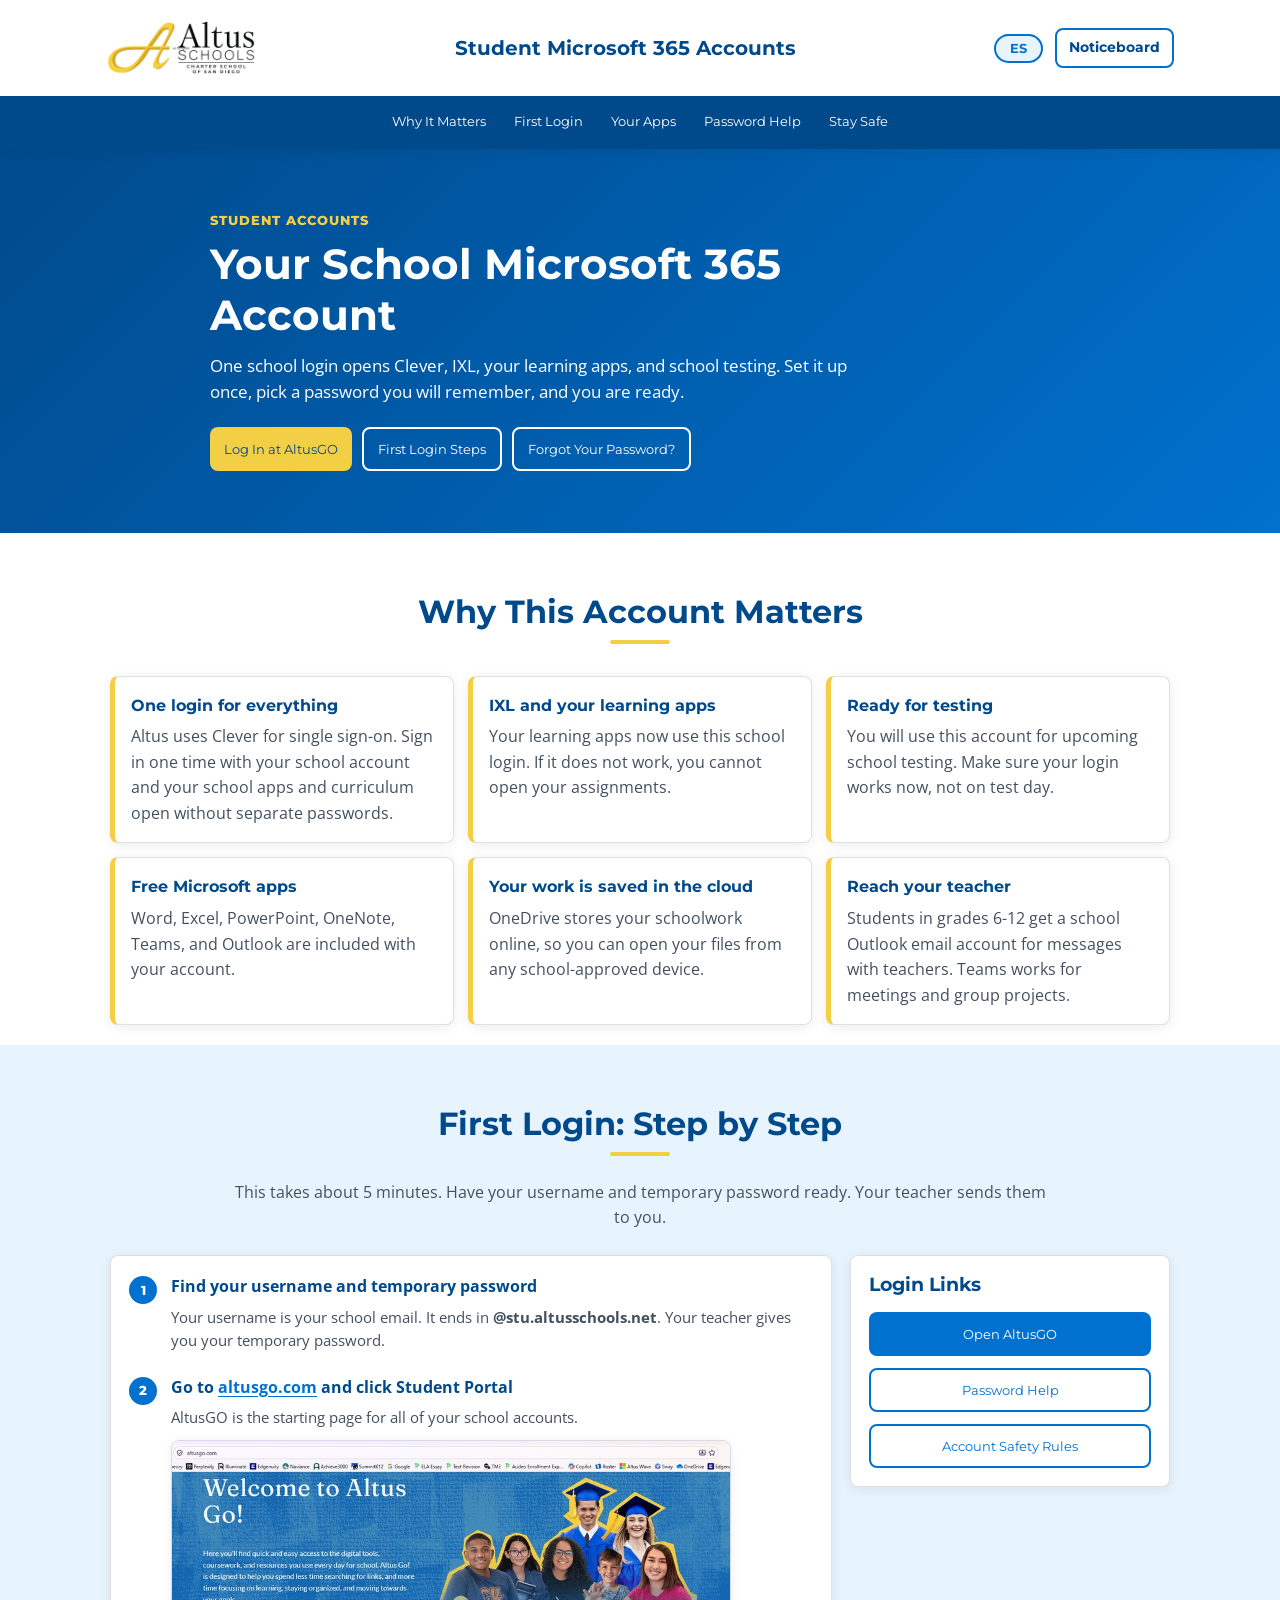
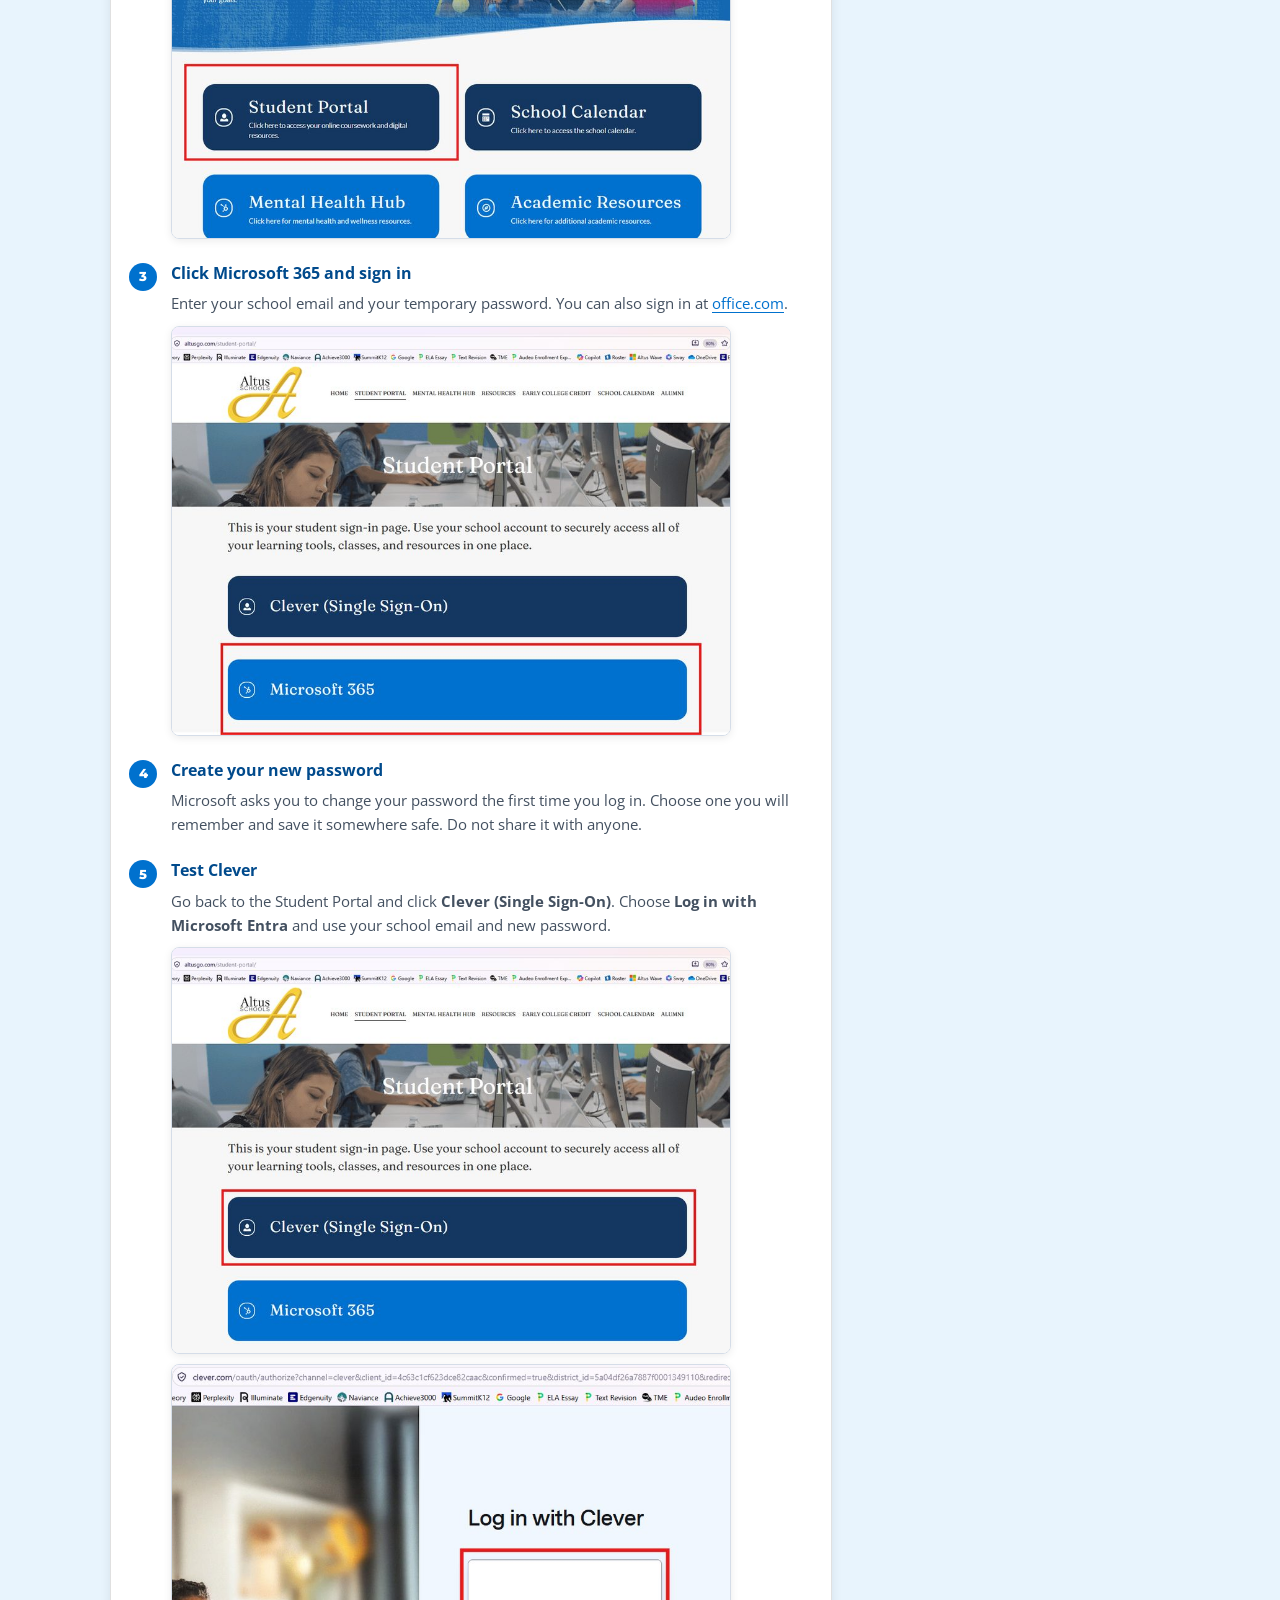
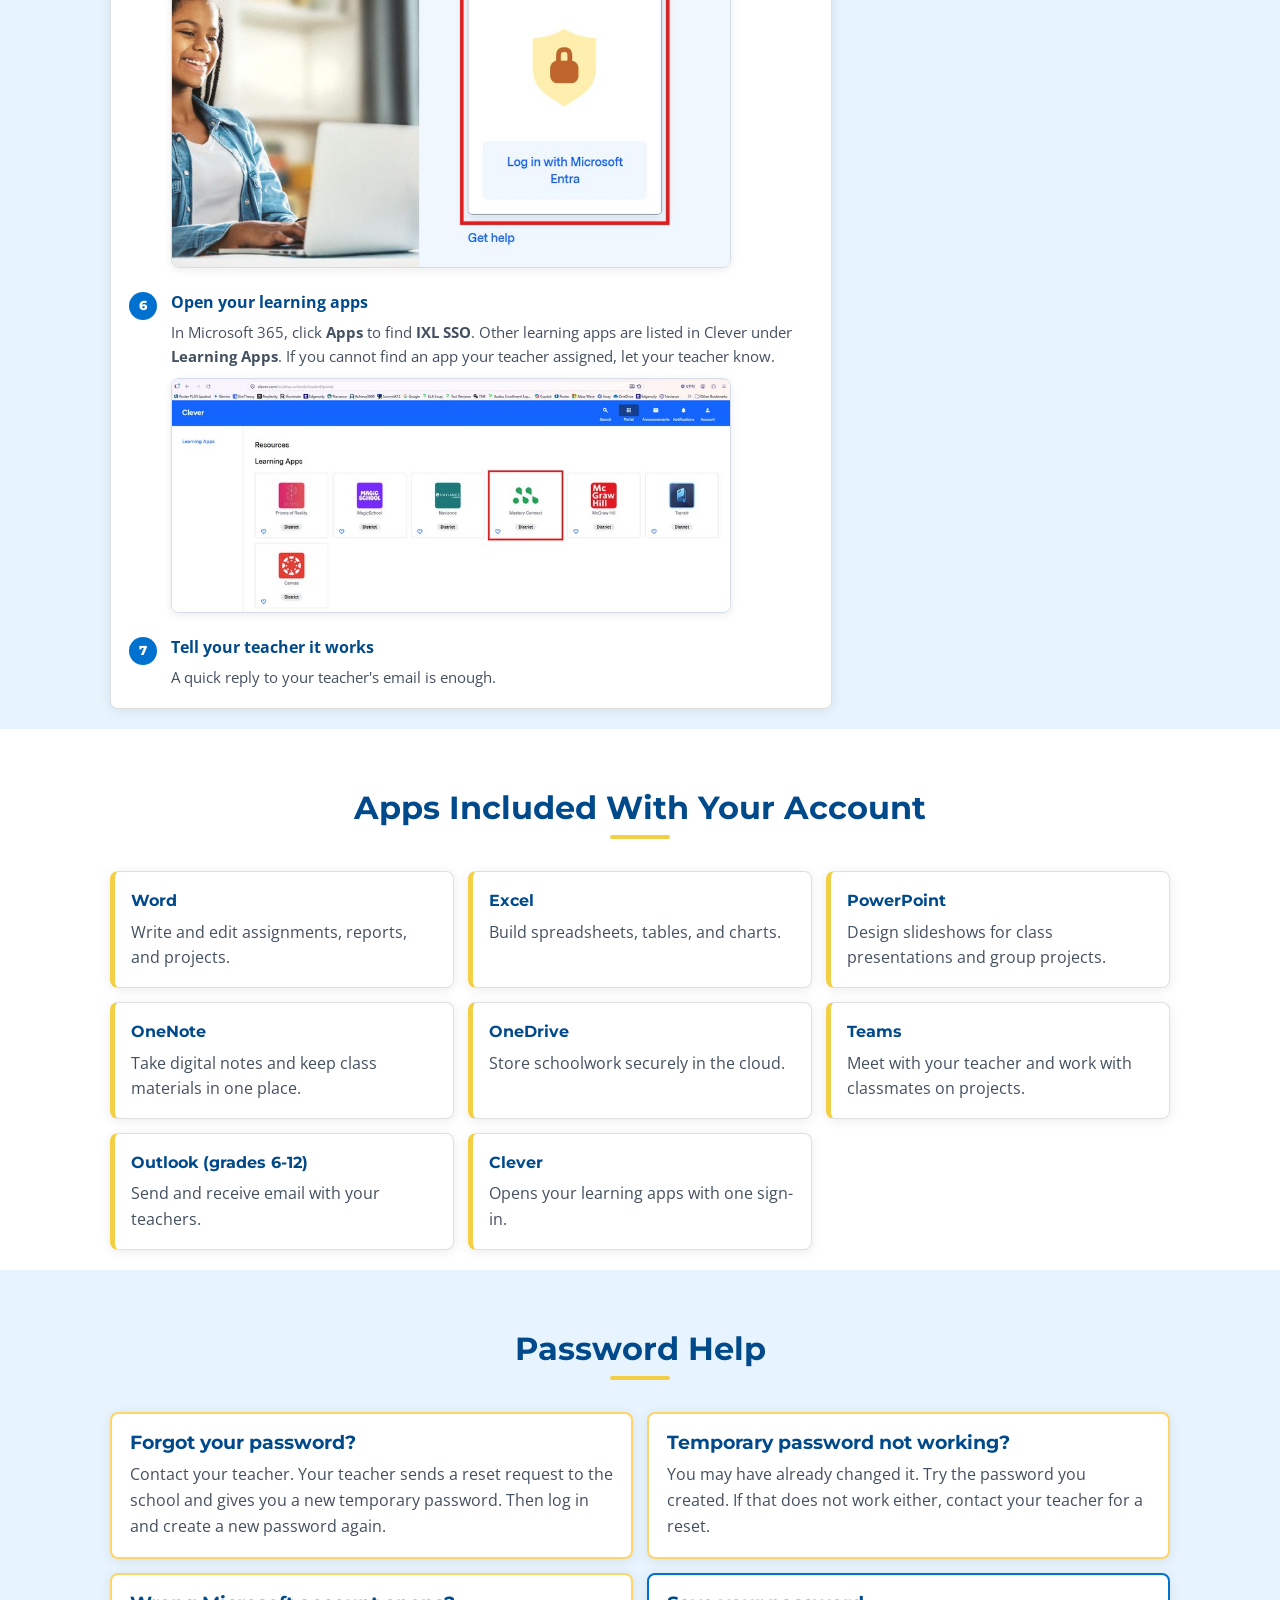
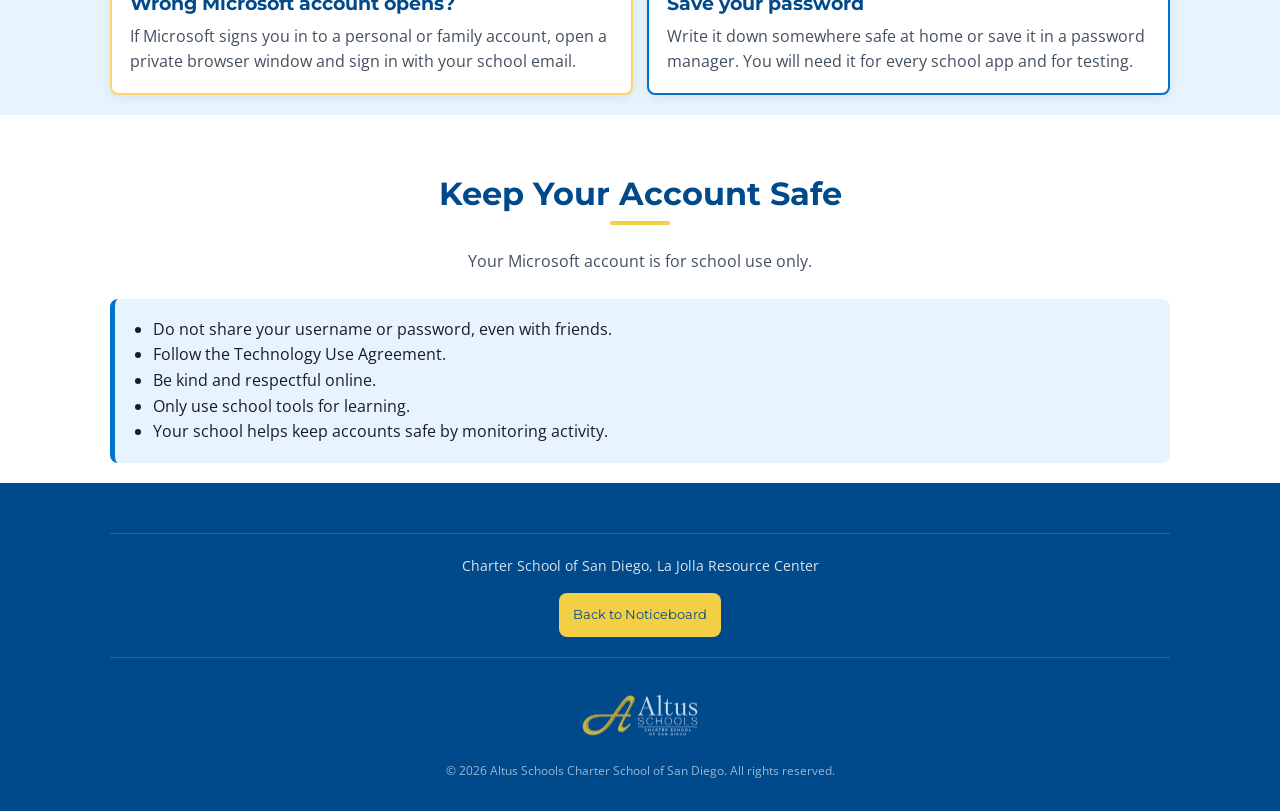
<file: student-accounts.html>
<!DOCTYPE html>
<html lang="en">
<head>
    <meta charset="UTF-8">
    <meta name="viewport" content="width=device-width, initial-scale=1.0">
    <title>Student Microsoft 365 Accounts | La Jolla Noticeboard</title>
    <meta name="description" content="How Charter School of San Diego students log in to their school Microsoft 365 account, set a password, and open Clever, IXL, and other school apps.">
    <link rel="preconnect" href="https://fonts.googleapis.com">
    <link rel="preconnect" href="https://fonts.gstatic.com" crossorigin>
    <link href="https://fonts.googleapis.com/css2?family=Montserrat:wght@400;600;700;800&family=Open+Sans:wght@400;500;600;700&display=swap" rel="stylesheet">
    <link rel="stylesheet" href="styles.css?v=20261118-1">
</head>
<body class="dual-page">
    <header class="site-header" id="top">
        <div class="header-inner">
            <img src="school-logos/Altus Schools CSSD Logo.png" alt="Altus Schools Charter School of San Diego" class="header-logo dual-header-logo">
            <h1 data-i18n="headerTitle" class="header-title dual-header-title">Student Microsoft 365 Accounts</h1>
            <div class="header-controls">
                <button class="lang-toggle" id="accountsLangToggle" aria-label="Cambiar a español"><span class="lang-label">ES</span></button>
                <a data-i18n="noticeboard" href="index.html" class="header-link">Noticeboard</a>
            </div>
        </div>
        <nav class="main-nav dual-nav" aria-label="Page sections">
            <ul class="nav-list">
                <li><a data-i18n="navWhy" href="#why">Why It Matters</a></li>
                <li><a data-i18n="navSteps" href="#first-login">First Login</a></li>
                <li><a data-i18n="navApps" href="#apps">Your Apps</a></li>
                <li><a data-i18n="navPassword" href="#password">Password Help</a></li>
                <li><a data-i18n="navSafety" href="#safety">Stay Safe</a></li>
            </ul>
        </nav>
    </header>

    <main>
        <section class="dual-hero">
            <div class="container dual-hero-inner">
                <div class="dual-hero-copy">
                    <p data-i18n="heroKicker" class="dual-kicker">Student Accounts</p>
                    <h2 data-i18n="heroTitle">Your School Microsoft 365 Account</h2>
                    <p data-i18n="heroLede" class="dual-hero-lede">One school login opens Clever, IXL, your learning apps, and school testing. Set it up once, pick a password you will remember, and you are ready.</p>
                    <div class="dual-hero-actions">
                        <a data-i18n="heroLogin" href="https://altusgo.com" target="_blank" rel="noopener" class="btn btn-gold">Log In at AltusGO</a>
                        <a data-i18n="heroSteps" href="#first-login" class="btn btn-outline btn-outline-light">First Login Steps</a>
                        <a data-i18n="heroPassword" href="#password" class="btn btn-outline btn-outline-light">Forgot Your Password?</a>
                    </div>
                </div>
            </div>
        </section>

        <section class="section" id="why">
            <div class="container">
                <h2 data-i18n="whyTitle" class="section-heading">Why This Account Matters</h2>
                <div class="dual-benefits">
                    <div class="dual-benefit">
                        <strong data-i18n="why1Title">One login for everything</strong>
                        <span data-i18n="why1Body">Altus uses Clever for single sign-on. Sign in one time with your school account and your school apps and curriculum open without separate passwords.</span>
                    </div>
                    <div class="dual-benefit">
                        <strong data-i18n="why2Title">IXL and your learning apps</strong>
                        <span data-i18n="why2Body">Your learning apps now use this school login. If it does not work, you cannot open your assignments.</span>
                    </div>
                    <div class="dual-benefit">
                        <strong data-i18n="why3Title">Ready for testing</strong>
                        <span data-i18n="why3Body">You will use this account for upcoming school testing. Make sure your login works now, not on test day.</span>
                    </div>
                    <div class="dual-benefit">
                        <strong data-i18n="why4Title">Free Microsoft apps</strong>
                        <span data-i18n="why4Body">Word, Excel, PowerPoint, OneNote, Teams, and Outlook are included with your account.</span>
                    </div>
                    <div class="dual-benefit">
                        <strong data-i18n="why5Title">Your work is saved in the cloud</strong>
                        <span data-i18n="why5Body">OneDrive stores your schoolwork online, so you can open your files from any school-approved device.</span>
                    </div>
                    <div class="dual-benefit">
                        <strong data-i18n="why6Title">Reach your teacher</strong>
                        <span data-i18n="why6Body">Students in grades 6-12 get a school Outlook email account for messages with teachers. Teams works for meetings and group projects.</span>
                    </div>
                </div>
            </div>
        </section>

        <section class="section section-alt" id="first-login">
            <div class="container">
                <h2 data-i18n="stepsTitle" class="section-heading">First Login: Step by Step</h2>
                <p data-i18n="stepsIntro" class="dual-section-intro">This takes about 5 minutes. Have your username and temporary password ready. Your teacher sends them to you.</p>
                <div class="college-layout">
                    <div class="college-main">
                        <ol class="dual-steps">
                            <li><strong data-i18n="step1Title">Find your username and temporary password</strong><span data-i18n-html="step1Body">Your username is your school email. It ends in <b>@stu.altusschools.net</b>. Your teacher gives you your temporary password.</span></li>
                            <li><strong data-i18n-html="step2Title">Go to <a href="https://altusgo.com" target="_blank" rel="noopener">altusgo.com</a> and click Student Portal</strong><span data-i18n="step2Body">AltusGO is the starting page for all of your school accounts.</span><img class="step-shot" src="images/walkthrough/1-altusgo-student-portal.jpg" alt="AltusGO home page with the Student Portal button highlighted" loading="lazy"></li>
                            <li><strong data-i18n="step3Title">Click Microsoft 365 and sign in</strong><span data-i18n-html="step3Body">Enter your school email and your temporary password. You can also sign in at <a href="https://www.office.com" target="_blank" rel="noopener">office.com</a>.</span><img class="step-shot" src="images/walkthrough/2-microsoft-365-button.jpg" alt="Student Portal page with the Microsoft 365 button highlighted" loading="lazy"></li>
                            <li><strong data-i18n="step4Title">Create your new password</strong><span data-i18n="step4Body">Microsoft asks you to change your password the first time you log in. Choose one you will remember and save it somewhere safe. Do not share it with anyone.</span></li>
                            <li><strong data-i18n="step5Title">Test Clever</strong><span data-i18n-html="step5Body">Go back to the Student Portal and click <b>Clever (Single Sign-On)</b>. Choose <b>Log in with Microsoft Entra</b> and use your school email and new password.</span><img class="step-shot" src="images/walkthrough/3-clever-button.jpg" alt="Student Portal page with the Clever (Single Sign-On) button highlighted" loading="lazy"><img class="step-shot" src="images/walkthrough/4-log-in-with-microsoft-entra.jpg" alt="Clever sign-in page with the Log in with Microsoft Entra button highlighted" loading="lazy"></li>
                            <li><strong data-i18n="step6Title">Open your learning apps</strong><span data-i18n-html="step6Body">In Microsoft 365, click <b>Apps</b> to find <b>IXL SSO</b>. Other learning apps are listed in Clever under <b>Learning Apps</b>. If you cannot find an app your teacher assigned, let your teacher know.</span><img class="step-shot" src="images/walkthrough/5-mastery-connect-in-clever.jpg" alt="Clever Learning Apps page showing Mastery Connect, Canvas, Naviance, and other apps" loading="lazy"></li>
                            <li><strong data-i18n="step7Title">Tell your teacher it works</strong><span data-i18n="step7Body">A quick reply to your teacher's email is enough.</span></li>
                        </ol>
                    </div>
                    <aside class="college-links">
                        <h3 data-i18n="linksTitle">Login Links</h3>
                        <a data-i18n="linkAltusGo" href="https://altusgo.com" target="_blank" rel="noopener" class="btn btn-primary">Open AltusGO</a>
                        <a data-i18n="linkPassword" href="#password" class="btn btn-outline">Password Help</a>
                        <a data-i18n="linkSafety" href="#safety" class="btn btn-outline">Account Safety Rules</a>
                    </aside>
                </div>
            </div>
        </section>

        <section class="section" id="apps">
            <div class="container">
                <h2 data-i18n="appsTitle" class="section-heading">Apps Included With Your Account</h2>
                <div class="dual-benefits">
                    <div class="dual-benefit"><strong>Word</strong><span data-i18n="appWord">Write and edit assignments, reports, and projects.</span></div>
                    <div class="dual-benefit"><strong>Excel</strong><span data-i18n="appExcel">Build spreadsheets, tables, and charts.</span></div>
                    <div class="dual-benefit"><strong>PowerPoint</strong><span data-i18n="appPowerPoint">Design slideshows for class presentations and group projects.</span></div>
                    <div class="dual-benefit"><strong>OneNote</strong><span data-i18n="appOneNote">Take digital notes and keep class materials in one place.</span></div>
                    <div class="dual-benefit"><strong>OneDrive</strong><span data-i18n="appOneDrive">Store schoolwork securely in the cloud.</span></div>
                    <div class="dual-benefit"><strong>Teams</strong><span data-i18n="appTeams">Meet with your teacher and work with classmates on projects.</span></div>
                    <div class="dual-benefit"><strong data-i18n="appOutlookTitle">Outlook (grades 6-12)</strong><span data-i18n="appOutlook">Send and receive email with your teachers.</span></div>
                    <div class="dual-benefit"><strong>Clever</strong><span data-i18n="appClever">Opens your learning apps with one sign-in.</span></div>
                </div>
            </div>
        </section>

        <section class="section section-alt" id="password">
            <div class="container">
                <h2 data-i18n="passwordTitle" class="section-heading">Password Help</h2>
                <div class="dual-alert-grid">
                    <div class="dual-alert">
                        <h3 data-i18n="pw1Title">Forgot your password?</h3>
                        <p data-i18n="pw1Body">Contact your teacher. Your teacher sends a reset request to the school and gives you a new temporary password. Then log in and create a new password again.</p>
                    </div>
                    <div class="dual-alert">
                        <h3 data-i18n="pw2Title">Temporary password not working?</h3>
                        <p data-i18n="pw2Body">You may have already changed it. Try the password you created. If that does not work either, contact your teacher for a reset.</p>
                    </div>
                    <div class="dual-alert">
                        <h3 data-i18n="pw3Title">Wrong Microsoft account opens?</h3>
                        <p data-i18n="pw3Body">If Microsoft signs you in to a personal or family account, open a private browser window and sign in with your school email.</p>
                    </div>
                    <div class="dual-alert dual-alert-recommendation">
                        <h3 data-i18n="pw4Title">Save your password</h3>
                        <p data-i18n="pw4Body">Write it down somewhere safe at home or save it in a password manager. You will need it for every school app and for testing.</p>
                    </div>
                </div>
            </div>
        </section>

        <section class="section" id="safety">
            <div class="container">
                <h2 data-i18n="safetyTitle" class="section-heading">Keep Your Account Safe</h2>
                <p data-i18n="safetyIntro" class="dual-section-intro">Your Microsoft account is for school use only.</p>
                <div class="dual-more-options">
                    <ul style="padding-left: 1.25rem;">
                        <li data-i18n="safety1">Do not share your username or password, even with friends.</li>
                        <li data-i18n="safety2">Follow the Technology Use Agreement.</li>
                        <li data-i18n="safety3">Be kind and respectful online.</li>
                        <li data-i18n="safety4">Only use school tools for learning.</li>
                        <li data-i18n="safety5">Your school helps keep accounts safe by monitoring activity.</li>
                    </ul>
                </div>
            </div>
        </section>
    </main>

    <footer class="site-footer">
        <div class="container">
            <div class="footer-info">
                <p class="footer-address">Charter School of San Diego, La Jolla Resource Center</p>
                <a data-i18n="backButton" href="index.html" class="btn btn-gold">Back to Noticeboard</a>
            </div>
            <div class="footer-bottom">
                <img src="school-logos/Altus Schools CSSD Logo - White.png" alt="Altus Schools Charter School of San Diego" class="footer-logo">
                <p class="footer-copy">&copy; 2026 Altus Schools Charter School of San Diego. All rights reserved.</p>
            </div>
        </div>
    </footer>
    <script src="student-accounts.js?v=20261118-1"></script>
</body>
</html>
</file>
<file: styles.css>
/* ============================================
   LA JOLLA NOTICEBOARD — STYLES
   Mobile-first responsive design
   ============================================ */

/* --- CSS Variables --- */
:root {
    --primary-blue: #0071CE;
    --dark-blue: #004A8C;
    --gold: #F3CF45;
    --light-blue: #E8F4FD;
    --cyan: #6EC4E9;
    --white: #FFFFFF;
    --dark-text: #1a1a2e;
    --gray-light: #f5f5f5;
    --gray-medium: #888;
    --gray-border: #e0e0e0;
    --shadow: 0 2px 12px rgba(0, 0, 0, 0.08);
    --shadow-hover: 0 4px 20px rgba(0, 0, 0, 0.12);
    --radius: 12px;
    --radius-sm: 8px;
    --transition: 0.3s ease;
}

/* --- Reset & Base --- */
*, *::before, *::after {
    box-sizing: border-box;
    margin: 0;
    padding: 0;
}

html {
    scroll-behavior: smooth;
    scroll-padding-top: 70px;
}

body {
    font-family: 'Open Sans', sans-serif;
    color: var(--dark-text);
    line-height: 1.6;
    background: var(--white);
    -webkit-font-smoothing: antialiased;
}

img {
    max-width: 100%;
    height: auto;
    display: block;
}

a {
    color: var(--primary-blue);
    text-decoration: none;
    transition: color var(--transition);
}

a:hover {
    color: var(--dark-blue);
    text-decoration: underline;
}

.container {
    width: 100%;
    max-width: 1100px;
    margin: 0 auto;
    padding: 0 20px;
}

/* --- Typography --- */
h1, h2, h3, h4 {
    font-family: 'Montserrat', sans-serif;
    line-height: 1.2;
}

.section-heading {
    font-size: 1.75rem;
    font-weight: 700;
    color: var(--dark-blue);
    text-align: center;
    margin-bottom: 2rem;
    position: relative;
    padding-bottom: 0.75rem;
}

.section-heading::after {
    content: '';
    position: absolute;
    bottom: 0;
    left: 50%;
    transform: translateX(-50%);
    width: 60px;
    height: 4px;
    background: var(--gold);
    border-radius: 2px;
}

.section-heading-light {
    color: var(--white);
}

.section-heading-light::after {
    background: var(--gold);
}

/* --- Buttons --- */
.btn {
    display: inline-block;
    padding: 10px 24px;
    border-radius: 50px;
    font-family: 'Montserrat', sans-serif;
    font-weight: 400;
    font-size: 0.9rem;
    text-decoration: none;
    transition: all var(--transition);
    cursor: pointer;
    border: none;
    text-align: center;
}

.btn-primary {
    background: var(--primary-blue);
    color: var(--white);
}

.btn-primary:hover {
    background: var(--dark-blue);
    color: var(--white);
    text-decoration: none;
}

.btn-gold {
    background: var(--gold);
    color: var(--dark-blue);
}

.btn-gold:hover {
    background: #e5c13a;
    color: var(--dark-blue);
    text-decoration: none;
}

.btn-outline {
    background: transparent;
    color: var(--primary-blue);
    border: 2px solid var(--primary-blue);
}

.btn-outline:hover {
    background: var(--primary-blue);
    color: var(--white);
    text-decoration: none;
}

/* ============================================
   HEADER & NAVIGATION
   ============================================ */
.site-header {
    position: sticky;
    top: 0;
    z-index: 1000;
    background: var(--white);
    box-shadow: var(--shadow);
}

.header-inner {
    display: flex;
    align-items: center;
    justify-content: space-between;
    padding: 6px 16px;
    max-width: 1100px;
    margin: 0 auto;
}

.header-brand {
    display: flex;
    align-items: center;
}

.header-logo {
    width: 44px;
    height: auto;
    object-fit: contain;
}

.header-title {
    font-size: 1rem;
    font-weight: 700;
    color: var(--dark-blue);
    white-space: nowrap;
}

.header-controls {
    display: flex;
    align-items: center;
    gap: 12px;
}

/* Language Toggle */
.lang-toggle {
    background: var(--light-blue);
    border: 2px solid var(--primary-blue);
    border-radius: 50px;
    padding: 5px 14px;
    cursor: pointer;
    transition: all var(--transition);
    display: flex;
    align-items: center;
    gap: 4px;
}

.lang-toggle:hover {
    background: var(--primary-blue);
}

.lang-toggle:hover .lang-label {
    color: var(--white);
}

.lang-label {
    font-family: 'Montserrat', sans-serif;
    font-weight: 700;
    font-size: 0.8rem;
    color: var(--primary-blue);
}

/* Hamburger */
.hamburger {
    display: flex;
    flex-direction: column;
    gap: 5px;
    background: none;
    border: none;
    cursor: pointer;
    padding: 5px;
}

.hamburger span {
    display: block;
    width: 24px;
    height: 3px;
    background: var(--dark-blue);
    border-radius: 2px;
    transition: all var(--transition);
}

.hamburger.active span:nth-child(1) {
    transform: rotate(45deg) translate(5px, 6px);
}

.hamburger.active span:nth-child(2) {
    opacity: 0;
}

.hamburger.active span:nth-child(3) {
    transform: rotate(-45deg) translate(5px, -6px);
}

/* Navigation */
.main-nav {
    max-height: 0;
    overflow: hidden;
    transition: max-height 0.4s ease;
    background: var(--white);
    border-top: 1px solid var(--gray-border);
}

.main-nav.open {
    max-height: 500px;
}

.nav-list {
    list-style: none;
    display: flex;
    flex-direction: column;
    max-width: 1100px;
    margin: 0 auto;
    padding: 8px 20px;
}

.nav-list li a {
    display: block;
    padding: 10px 0;
    font-family: 'Montserrat', sans-serif;
    font-weight: 400;
    font-size: 0.9rem;
    color: var(--dark-blue);
    border-bottom: 1px solid var(--gray-border);
}

.nav-list li:last-child a {
    border-bottom: none;
}

.nav-list li a:hover {
    color: var(--primary-blue);
    text-decoration: none;
}

/* ============================================
   HERO BANNER
   ============================================ */
.hero {
    position: relative;
    background: url('images/bluegradient.PNG') center center / cover no-repeat;
    padding: 40px 20px 40px;
    text-align: center;
    overflow: hidden;
}

.hero::before {
    content: '';
    position: absolute;
    top: -50%;
    right: -20%;
    width: 400px;
    height: 400px;
    background: rgba(255, 255, 255, 0.03);
    border-radius: 50%;
}

.hero-content {
    position: relative;
    z-index: 1;
    max-width: 700px;
    margin: 0 auto;
}

.hero-logo {
    width: 160px;
    margin: 0 auto 16px;
}

.hero-title {
    font-size: 1.5rem;
    font-weight: 700;
    color: var(--white);
    margin-bottom: 8px;
}

.hero-day {
    font-family: 'Montserrat', sans-serif;
    font-size: 1.4rem;
    font-weight: 700;
    color: var(--gold);
    margin-bottom: 2px;
}

.hero-date {
    font-family: 'Montserrat', sans-serif;
    font-size: 2.2rem;
    font-weight: 800;
    color: var(--gold);
    margin-bottom: 12px;
}

.hero-tagline {
    font-size: 1.1rem;
    color: var(--cyan);
    font-weight: 500;
    font-style: italic;
}

/* ============================================
   BULLETIN / ANNOUNCEMENT
   ============================================ */
.bulletin-section {
    padding: 24px 0;
}

.bulletin-heading-group {
    margin-bottom: 16px;
    text-align: center;
}

.bulletin-heading {
    margin: 0;
    color: var(--dark-blue);
    font-size: 1.45rem;
    font-weight: 800;
}

.bulletin-intro {
    max-width: 720px;
    margin: 6px auto 0;
    color: #536779;
    font-size: 0.9rem;
    line-height: 1.45;
}

.bulletin-list {
    display: grid;
    gap: 10px;
}

.bulletin-card {
    display: flex;
    align-items: flex-start;
    gap: 10px;
    background: #fffdf4;
    border: 1px solid #e9dfb9;
    border-left: 4px solid var(--gold);
    border-radius: var(--radius);
    padding: 13px 14px;
    box-shadow: 0 3px 12px rgba(0, 45, 85, 0.07);
}

.bulletin-card-school {
    background: #f0f8ff;
    border-color: #b9dcf4;
    border-left-color: var(--cyan);
}

.bulletin-card-school .bulletin-message {
    color: #173f5f;
}

.bulletin-card-alert {
    background: #fff6f5;
    border-color: #f1c7c4;
    border-left-color: #d85b5b;
}

.bulletin-card-alert .bulletin-title {
    color: #8b1e1e;
}

.bulletin-card-alert .bulletin-message {
    color: #5f2525;
}

.bulletin-card-testing {
    background: #fff9e8;
    border-color: #f2daa0;
    border-left-color: #d99700;
}

.bulletin-card-testing .bulletin-title {
    color: #5e4300;
}

.bulletin-card-testing .bulletin-message {
    color: #493600;
}

.bulletin-card-featured {
    border-left-width: 5px;
}

.bulletin-card-featured .bulletin-icon {
    font-size: 1.4rem;
}

.bulletin-card-banner {
    order: -10;
    flex: 1 1 100% !important;
    align-items: center;
    padding: 20px 22px;
    background: linear-gradient(120deg, #e8f5ff 0%, #ffffff 62%, #fff4bd 100%);
    border: 2px solid var(--primary-blue);
    border-left: 8px solid var(--gold);
    box-shadow: 0 8px 24px rgba(0, 74, 140, 0.15);
}

.bulletin-card-banner .bulletin-icon {
    font-size: 2rem;
}

.bulletin-card-banner .bulletin-title {
    font-size: 1.25rem;
}

.bulletin-card-banner .bulletin-message {
    max-width: 980px;
    color: #173f5f;
    font-size: 0.94rem;
}

.bulletin-card-banner .bulletin-action {
    margin-top: 10px;
    padding: 7px 13px;
    color: #ffffff;
    background: var(--primary-blue);
    border: 0;
    border-radius: 999px;
}

.bulletin-card-banner .bulletin-action:hover {
    color: #ffffff;
    background: var(--dark-blue);
}

@media (max-width: 767px) {
    .bulletin-card-banner {
        align-items: flex-start;
        padding: 16px;
    }

    .bulletin-card-banner .bulletin-icon {
        font-size: 1.6rem;
    }

    .bulletin-card-banner .bulletin-title {
        font-size: 1.05rem;
    }

    .bulletin-card-banner .bulletin-message {
        font-size: 0.86rem;
    }
}

.bulletin-card-christmas {
    background: linear-gradient(120deg, #edf8ef 0%, #fff9f0 100%);
    border-color: #b7d9bd;
    border-left-color: #b52c3b;
}

.bulletin-card-christmas .bulletin-title {
    color: #23643a;
}

.bulletin-card-compact {
    padding: 12px 14px;
}

.bulletin-card-trips {
    background: #fff7e8;
    border-color: #eed7a8;
    border-left-color: #d79a17;
}

.bulletin-card-trips .bulletin-title { color: #77500a; }

.bulletin-card-login {
    background: #f5f0ff;
    border-color: #d9caee;
    border-left-color: #8b65b3;
}

.bulletin-card-login .bulletin-title { color: #62418a; }

.bulletin-card-compact .bulletin-icon {
    font-size: 1.25rem;
}

.bulletin-card-compact .bulletin-title {
    font-size: 0.9rem;
}

.bulletin-card-compact .bulletin-message {
    font-size: 0.81rem;
}

.bulletin-icon {
    font-size: 1.3rem;
    line-height: 1.25;
    flex-shrink: 0;
}

.bulletin-body {
    flex: 1;
    min-width: 0;
}

.bulletin-title {
    font-family: 'Montserrat', sans-serif;
    font-size: 0.94rem;
    font-weight: 700;
    color: var(--dark-blue);
    margin-bottom: 3px;
    line-height: 1.3;
    overflow-wrap: anywhere;
}

.bulletin-message {
    font-size: 0.84rem;
    line-height: 1.43;
    color: #4a3c00;
    margin: 0;
    overflow-wrap: anywhere;
}

.bulletin-action {
    display: inline-flex;
    align-items: center;
    gap: 4px;
    width: fit-content;
    margin-top: 7px;
    padding: 2px 0;
    border-bottom: 1px solid currentColor;
    color: var(--dark-blue);
    font-size: 0.8rem;
    font-weight: 700;
    line-height: 1.35;
    text-decoration: none;
}

.bulletin-actions {
    display: flex;
    flex-wrap: wrap;
    gap: 4px 14px;
}

.bulletin-action:hover {
    color: var(--primary-blue);
    border-bottom-width: 2px;
}

.bulletin-action:focus-visible {
    outline: 3px solid var(--primary-blue);
    outline-offset: 4px;
}

.bulletin-card-disclosure {
    display: block;
    padding: 0;
}

.bulletin-summary {
    display: flex;
    align-items: center;
    gap: 10px;
    padding: 10px 13px;
    cursor: pointer;
    list-style: none;
}

.bulletin-summary::-webkit-details-marker {
    display: none;
}

.bulletin-summary-copy {
    flex: 1;
    min-width: 0;
}

.bulletin-summary .bulletin-title {
    margin: 0 0 2px;
}

.bulletin-teaser {
    display: block;
    color: #43556a;
    font-size: 0.78rem;
    line-height: 1.3;
}

.bulletin-chevron {
    flex-shrink: 0;
    color: var(--dark-blue);
    font-size: 0.73rem;
    transition: transform var(--transition);
}

.bulletin-card-disclosure[open] .bulletin-chevron {
    transform: rotate(180deg);
}

.bulletin-card-disclosure .bulletin-body {
    padding: 0 13px 12px 49px;
}

.bulletin-summary:focus-visible {
    outline: 3px solid var(--primary-blue);
    outline-offset: -3px;
}

@media (min-width: 768px) {
    .bulletin-list {
        display: flex;
        flex-wrap: wrap;
    }

    .bulletin-card {
        flex: 1 1 calc(50% - 5px);
        min-width: 0;
    }
}

@media (min-width: 1100px) {
    .bulletin-list-four .bulletin-card {
        flex-basis: calc(50% - 5px);
    }

    .bulletin-card {
        flex-basis: calc(33.333% - 7px);
    }
}

/* ============================================
   WAVE DIVIDERS
   ============================================ */
.wave-divider {
    line-height: 0;
    padding: 0;
    margin: 0;
}

.wave-divider svg {
    display: block;
    width: 100%;
    height: 20px;
}

.wave-flip {
    transform: scaleX(-1);
}

/* ============================================
   SECTIONS
   ============================================ */
.section {
    padding: 50px 0 20px;
    position: relative;
}

.section-alt {
    background: var(--light-blue);
}

/* ============================================
   CALENDAR
   ============================================ */
.calendar-grid {
    display: grid;
    gap: 20px;
    margin-bottom: 24px;
}

.calendar-card {
    background: var(--white);
    border-radius: var(--radius);
    box-shadow: var(--shadow);
    overflow: hidden;
    text-align: center;
}

.calendar-card-header {
    background: var(--primary-blue);
    color: var(--white);
    padding: 12px;
    font-family: 'Montserrat', sans-serif;
    font-weight: 600;
    font-size: 1rem;
}

.calendar-card-body {
    padding: 20px;
}

.calendar-correction {
    margin: 0 0 16px;
    padding: 12px 14px;
    border-left: 5px solid #d85b5b;
    border-radius: 0 var(--radius-sm) var(--radius-sm) 0;
    background: #fff1f1;
    color: #5f2525;
    font-size: 0.88rem;
    font-weight: 700;
    line-height: 1.5;
    text-align: left;
}

.calendar-card-body a {
    display: inline-flex;
    align-items: center;
    gap: 8px;
}

.calendar-preview {
    width: 100%;
    border-radius: var(--radius-sm);
    cursor: pointer;
    transition: transform var(--transition), box-shadow var(--transition);
    margin-bottom: 12px;
}

.calendar-preview:hover {
    transform: scale(1.02);
    box-shadow: var(--shadow-hover);
}

.calendar-tap-hint {
    font-size: 0.75rem;
    color: var(--gray-medium);
    margin-bottom: 12px;
    font-style: italic;
}

.calendar-icon {
    font-size: 2.5rem;
    margin-bottom: 8px;
}

/* Calendar Modal */
.modal-overlay {
    display: none;
    position: fixed;
    top: 0;
    left: 0;
    width: 100%;
    height: 100%;
    background: rgba(0, 0, 0, 0.85);
    z-index: 2000;
    align-items: center;
    justify-content: center;
    padding: 20px;
}

.modal-content {
    position: relative;
    max-width: 95vw;
    max-height: 90vh;
}

.modal-img {
    width: 100%;
    height: auto;
    max-height: 85vh;
    object-fit: contain;
    border-radius: var(--radius);
}

.modal-close {
    position: absolute;
    top: -12px;
    right: -12px;
    width: 36px;
    height: 36px;
    border-radius: 50%;
    background: var(--white);
    border: none;
    font-size: 1.4rem;
    font-weight: 700;
    color: var(--dark-text);
    cursor: pointer;
    display: flex;
    align-items: center;
    justify-content: center;
    box-shadow: var(--shadow);
}

.articulation-path { margin-top: 24px; }
.articulation-path h4 { margin-bottom: 8px; color: #004A8C; }
.articulation-path .accordion-links { margin-top: 12px; }

/* Learning Period Pills */
.lp-pills {
    display: flex;
    flex-wrap: wrap;
    gap: 8px;
    justify-content: center;
    margin-top: 16px;
}

.lp-pill {
    display: inline-flex;
    align-items: center;
    gap: 6px;
    background: var(--white);
    border: 2px solid var(--gold);
    border-radius: 50px;
    padding: 6px 16px;
    font-size: 0.8rem;
    font-family: 'Montserrat', sans-serif;
    font-weight: 600;
    color: var(--dark-blue);
    box-shadow: var(--shadow);
}

.lp-pill-label {
    color: var(--primary-blue);
    font-weight: 700;
}

/* ============================================
   IMPORTANT DATES
   ============================================ */
.nwea-testing {
    margin-bottom: 28px;
    overflow: hidden;
    background: var(--white);
    border: 2px solid #e0a100;
    border-radius: var(--radius);
    box-shadow: var(--shadow);
    scroll-margin-top: 110px;
}

.nwea-summary {
    display: flex;
    align-items: flex-start;
    gap: 14px;
    padding: 20px;
    background: linear-gradient(135deg, #fff8d9, #ffe6a6);
    color: #493600;
    cursor: pointer;
    list-style: none;
}

.nwea-summary::-webkit-details-marker {
    display: none;
}

.nwea-summary-icon {
    flex-shrink: 0;
    font-size: 2rem;
    line-height: 1.1;
}

.nwea-summary-copy {
    display: flex;
    flex: 1;
    min-width: 0;
    flex-direction: column;
    gap: 5px;
}

.nwea-eyebrow {
    font-family: 'Montserrat', sans-serif;
    font-size: 0.72rem;
    font-weight: 800;
    letter-spacing: 0.07em;
    text-transform: uppercase;
    color: #745300;
}

.nwea-title {
    font-family: 'Montserrat', sans-serif;
    font-size: 1.15rem;
    font-weight: 800;
    line-height: 1.25;
    color: #5e4300;
}

.nwea-summary-text {
    font-size: 0.9rem;
    line-height: 1.5;
}

.nwea-window {
    width: fit-content;
    margin-top: 3px;
    padding: 5px 10px;
    border-radius: 999px;
    background: rgba(255, 255, 255, 0.72);
    font-family: 'Montserrat', sans-serif;
    font-size: 0.75rem;
    font-weight: 700;
    color: #5e4300;
}

.nwea-chevron {
    flex-shrink: 0;
    margin-top: 8px;
    font-size: 0.8rem;
    color: #745300;
    transition: transform var(--transition);
}

.nwea-testing[open] .nwea-chevron {
    transform: rotate(180deg);
}

.nwea-body {
    padding: 20px;
}

.nwea-explanation-grid,
.nwea-details-grid {
    display: grid;
    gap: 12px;
}

.nwea-explanation,
.nwea-detail-card {
    padding: 16px;
    border-radius: var(--radius-sm);
    background: var(--light-blue);
}

.nwea-explanation h4,
.nwea-detail-card h4,
.nwea-assessments h4,
.nwea-incentive h4 {
    margin-bottom: 6px;
    font-family: 'Montserrat', sans-serif;
    font-size: 0.92rem;
    color: var(--dark-blue);
}

.nwea-explanation p,
.nwea-detail-card p,
.nwea-incentive p {
    margin: 0;
    font-size: 0.86rem;
    line-height: 1.5;
}

.nwea-assessments {
    margin: 18px 0;
}

.nwea-assessments ul {
    display: grid;
    gap: 8px;
    margin: 0;
    padding: 0;
    list-style: none;
}

.nwea-assessments li {
    padding: 10px 12px;
    border: 1px solid #efc55c;
    border-radius: var(--radius-sm);
    background: #fffaf0;
    font-family: 'Montserrat', sans-serif;
    font-size: 0.85rem;
    font-weight: 700;
    color: #5e4300;
    text-align: center;
}

.nwea-incentive {
    display: flex;
    align-items: flex-start;
    gap: 12px;
    margin-top: 18px;
    padding: 16px;
    border: 2px solid var(--gold);
    border-radius: var(--radius-sm);
    background: #fff8d9;
}

.nwea-incentive-icon {
    flex-shrink: 0;
    font-size: 1.5rem;
}

.nwea-reply-prompt {
    margin: 18px 0 12px;
    font-size: 0.9rem;
    font-weight: 700;
    line-height: 1.5;
    color: var(--dark-blue);
}

.nwea-actions {
    display: grid;
    gap: 10px;
}

.nwea-actions .btn {
    display: flex;
    align-items: center;
    justify-content: center;
    text-align: center;
}

@media (min-width: 768px) {
    .nwea-summary {
        align-items: center;
        padding: 24px;
    }

    .nwea-title {
        font-size: 1.35rem;
    }

    .nwea-body {
        padding: 24px;
    }

    .nwea-explanation-grid,
    .nwea-details-grid,
    .nwea-actions {
        grid-template-columns: repeat(2, minmax(0, 1fr));
    }

    .nwea-assessments ul {
        grid-template-columns: repeat(2, minmax(0, 1fr));
    }

    .nwea-assessments li:last-child {
        grid-column: 1 / -1;
    }
}

.caaspp-banner {
    background: linear-gradient(135deg, var(--primary-blue), var(--dark-blue));
    color: var(--white);
    border-radius: var(--radius);
    padding: 20px;
    margin-bottom: 24px;
    text-align: center;
}

.caaspp-banner h3 {
    font-size: 1.1rem;
    margin-bottom: 8px;
    color: var(--gold);
}

.caaspp-banner p {
    font-size: 0.9rem;
    margin-bottom: 4px;
}

.dates-timeline {
    display: grid;
    gap: 12px;
}

.date-card {
    background: var(--white);
    border-radius: var(--radius);
    box-shadow: var(--shadow);
    padding: 16px 20px;
    display: flex;
    align-items: center;
    gap: 16px;
    transition: transform var(--transition), box-shadow var(--transition);
}

.date-card:hover {
    transform: translateY(-2px);
    box-shadow: var(--shadow-hover);
}

.date-card-link {
    border: none;
    color: inherit;
    cursor: pointer;
    font: inherit;
    text-align: left;
    width: 100%;
}

.date-card-link:focus-visible {
    outline: 3px solid var(--primary-blue);
    outline-offset: 3px;
}

.date-event-details {
    overflow: hidden;
    background: var(--white);
    border-radius: var(--radius);
    box-shadow: var(--shadow);
}

.date-event-details > summary {
    width: 100%;
    box-shadow: none;
    list-style: none;
}

.date-event-details > summary::-webkit-details-marker {
    display: none;
}

.date-event-details[open] > summary {
    border-radius: var(--radius) var(--radius) 0 0;
    background: #f5fbff;
}

.date-card-icon {
    display: inline-block;
    margin-right: 7px;
    font-size: 1.1rem;
    vertical-align: -1px;
}

.date-card-chevron {
    flex-shrink: 0;
    color: var(--primary-blue);
    font-size: 0.8rem;
    transition: transform var(--transition);
}

.date-event-details[open] .date-card-chevron {
    transform: rotate(180deg);
}

.date-event-body {
    padding: 0 20px 20px;
    border-top: 1px solid #d7e8f5;
}

.date-event-description {
    margin: 18px 0 14px;
    color: var(--dark-text);
    font-size: 0.9rem;
    line-height: 1.55;
}

.date-event-facts {
    display: grid;
    gap: 8px;
}

.date-event-fact {
    display: grid;
    gap: 2px;
    padding: 11px 13px;
    border-radius: var(--radius-sm);
    background: var(--light-blue);
}

.date-event-fact span {
    color: var(--primary-blue);
    font-family: 'Montserrat', sans-serif;
    font-size: 0.7rem;
    font-weight: 800;
    letter-spacing: 0.05em;
    text-transform: uppercase;
}

.date-event-fact strong {
    color: var(--dark-blue);
    font-size: 0.86rem;
}

.date-event-note {
    margin: 14px 0;
    padding: 11px 13px;
    border-left: 4px solid #27ae60;
    border-radius: 0 var(--radius-sm) var(--radius-sm) 0;
    background: #eefaf2;
    color: #185f35;
    font-size: 0.86rem;
    font-weight: 700;
    line-height: 1.45;
}

.date-event-flyer-link {
    display: block;
    margin-top: 14px;
}

.date-event-flyer {
    display: block;
    width: 100%;
    height: auto;
    border: 1px solid #d7e8f5;
    border-radius: var(--radius-sm);
}

.date-event-actions {
    display: grid;
    gap: 10px;
    margin-top: 14px;
}

.date-event-actions .btn {
    display: flex;
    align-items: center;
    justify-content: center;
    text-align: center;
}

.date-card-action {
    color: var(--primary-blue);
    font-size: 0.78rem;
    font-weight: 700;
    margin-top: 6px;
}

.date-card.past {
    opacity: 0.5;
}

.date-bubble {
    flex-shrink: 0;
    width: 56px;
    height: 56px;
    border-radius: 50%;
    display: flex;
    flex-direction: column;
    align-items: center;
    justify-content: center;
    font-family: 'Montserrat', sans-serif;
    color: var(--white);
}

.date-bubble .date-day {
    font-size: 1.2rem;
    font-weight: 800;
    line-height: 1;
}

.date-bubble .date-month-abbr {
    font-size: 0.65rem;
    font-weight: 600;
    text-transform: uppercase;
}

.date-card-content {
    flex: 1;
}

.date-card-title {
    font-weight: 600;
    font-size: 0.95rem;
}

.date-card-type {
    font-size: 0.75rem;
    text-transform: uppercase;
    font-weight: 700;
    letter-spacing: 0.5px;
    margin-top: 2px;
}

/* Type colors */
.type-deadline { background: #e67e22; }
.type-deadline-text { color: #e67e22; }
.type-testing { background: #f0a500; }
.type-testing-text { color: #c58800; }
.type-activity { background: #27ae60; }
.type-activity-text { color: #27ae60; }
.type-closed { background: #e74c3c; }
.type-closed-text { color: #e74c3c; }
.type-milestone { background: var(--primary-blue); }
.type-milestone-text { color: var(--primary-blue); }

.badge {
    display: inline-block;
    font-size: 0.65rem;
    font-weight: 700;
    text-transform: uppercase;
    letter-spacing: 0.5px;
    padding: 2px 8px;
    border-radius: 50px;
    margin-left: 8px;
    vertical-align: middle;
}

.badge-mandatory {
    background: #e74c3c;
    color: var(--white);
}

.badge-new {
    background: var(--gold);
    color: var(--dark-blue);
}

@media (min-width: 768px) {
    .date-event-facts,
    .date-event-actions {
        grid-template-columns: repeat(2, minmax(0, 1fr));
    }

    .date-event-body {
        padding: 0 24px 24px;
    }
}

/* ============================================
   WEEKLY SCHEDULE
   ============================================ */
.weekly-grid {
    display: grid;
    gap: 12px;
}

.weekly-day-card {
    background: var(--white);
    border-radius: var(--radius);
    box-shadow: var(--shadow);
    overflow: hidden;
}

.weekly-day-header {
    background: var(--primary-blue);
    color: var(--white);
    padding: 10px 16px;
    font-family: 'Montserrat', sans-serif;
    font-weight: 700;
    font-size: 0.95rem;
}

.weekly-day-body {
    padding: 12px 16px;
}

.weekly-event {
    padding: 8px 0;
    border-bottom: 1px solid var(--gray-border);
}

.weekly-event:last-child {
    border-bottom: none;
}

.weekly-event-name {
    font-weight: 600;
    font-size: 0.9rem;
    color: var(--dark-blue);
}

.weekly-event-details {
    font-size: 0.8rem;
    color: var(--gray-medium);
    margin-top: 2px;
}

.weekly-no-events {
    color: var(--gray-medium);
    font-style: italic;
    font-size: 0.85rem;
    padding: 8px 0;
}

.weekly-day-note {
    font-size: 0.8rem;
    color: #999;
    font-weight: 500;
    padding: 8px 0 4px;
    font-style: italic;
}

/* Field Trip Recap */
.field-trip-recap {
    background: var(--white);
    border-radius: var(--radius);
    box-shadow: var(--shadow);
    padding: 24px;
    font-size: 0.95rem;
    line-height: 1.7;
    text-align: center;
    border-left: 5px solid var(--cyan);
    max-width: 700px;
    margin: 0 auto;
}

.field-trip-recap p {
    margin-bottom: 12px;
}

.field-trip-lookahead {
    font-family: 'Montserrat', sans-serif;
    font-weight: 600;
    font-size: 1rem;
    color: var(--primary-blue);
    margin-bottom: 0 !important;
}

.programs-returning-note {
    text-align: center;
    color: var(--gray-medium);
    font-style: italic;
    font-size: 0.9rem;
    margin-bottom: 16px;
}

/* ============================================
   FIELD TRIPS
   ============================================ */
.field-trip-card {
    background: var(--white);
    border-radius: var(--radius);
    box-shadow: var(--shadow);
    overflow: hidden;
}

.field-trip-header {
    background: linear-gradient(135deg, var(--primary-blue), var(--cyan));
    color: var(--white);
    padding: 20px;
}

.field-trip-header h3 {
    font-size: 1.2rem;
    margin-bottom: 4px;
}

.field-trip-date {
    font-size: 0.9rem;
    opacity: 0.9;
}

.field-trip-past-label {
    display: inline-block;
    background: rgba(255,255,255,0.2);
    padding: 2px 10px;
    border-radius: 50px;
    font-size: 0.75rem;
    font-weight: 600;
    margin-top: 8px;
}

.field-trip-body {
    padding: 20px;
}

.field-trip-actions {
    display: flex;
    flex-wrap: wrap;
    gap: 10px;
    margin-top: 12px;
}

.field-trip-detail {
    display: flex;
    gap: 10px;
    margin-bottom: 12px;
    font-size: 0.9rem;
}

.field-trip-detail-icon {
    flex-shrink: 0;
    font-size: 1.1rem;
}

.field-trip-reminders {
    background: var(--light-blue);
    border-radius: var(--radius-sm);
    padding: 16px;
    margin-top: 16px;
}

.field-trip-reminders h4 {
    font-size: 0.9rem;
    color: var(--dark-blue);
    margin-bottom: 8px;
}

.field-trip-reminders ul {
    list-style: none;
    font-size: 0.85rem;
}

.field-trip-reminders li {
    padding: 4px 0;
    padding-left: 20px;
    position: relative;
}

.field-trip-reminders li::before {
    content: '\2022';
    position: absolute;
    left: 4px;
    color: var(--primary-blue);
    font-weight: 700;
}

/* ============================================
   PROGRAMS
   ============================================ */
.programs-grid {
    display: flex;
    flex-direction: column;
    gap: 0;
}

.programs-cards {
    display: grid;
    gap: 20px;
    grid-template-columns: minmax(0, 1fr);
    width: min(100%, 720px);
    margin-left: auto;
    margin-right: auto;
}

.program-card {
    scroll-margin-top: 130px;
    background: var(--white);
    border-radius: var(--radius);
    box-shadow: var(--shadow);
    overflow: hidden;
    transition: transform var(--transition), box-shadow var(--transition);
}

.program-card:hover {
    transform: translateY(-3px);
    box-shadow: var(--shadow-hover);
}

.program-card-header {
    padding: 20px;
    background: linear-gradient(135deg, var(--dark-blue), var(--primary-blue));
    color: var(--white);
    display: flex;
    align-items: center;
    gap: 12px;
}

.program-icon {
    font-size: 2rem;
}

.program-card-header h3 {
    font-size: 1.1rem;
}

.program-card-header p {
    font-size: 0.8rem;
    opacity: 0.85;
    margin-top: 2px;
}

.program-card-body {
    padding: 20px;
}

.program-meta {
    display: flex;
    flex-direction: column;
    gap: 6px;
    margin-bottom: 12px;
    font-size: 0.85rem;
}

.program-meta span {
    display: flex;
    align-items: flex-start;
    gap: 6px;
}

.program-meta-icon {
    flex-shrink: 0;
}

.program-description {
    font-size: 0.9rem;
    margin-bottom: 12px;
    line-height: 1.5;
}

.program-signup {
    font-size: 0.85rem;
    color: var(--primary-blue);
    font-weight: 600;
}

.program-details {
    padding-left: 20px;
    margin: 0 0 16px;
    line-height: 1.6;
    font-size: 0.95rem;
}
.program-details li + li { margin-top: 10px; }
.program-card:not(#marine-science) { max-width: 360px; width: 100%; justify-self: center; }

/* ============================================
   EDUCATIONAL OPPORTUNITIES (Accordion)
   ============================================ */
.accordion {
    display: grid;
    gap: 12px;
}

.accordion-item {
    background: var(--white);
    border-radius: var(--radius);
    box-shadow: var(--shadow);
    overflow: hidden;
}

.accordion-header {
    display: flex;
    align-items: center;
    justify-content: space-between;
    padding: 16px 20px;
    cursor: pointer;
    font-family: 'Montserrat', sans-serif;
    font-weight: 600;
    font-size: 1rem;
    color: var(--dark-blue);
    background: var(--white);
    border: none;
    width: 100%;
    text-align: left;
    transition: background var(--transition);
}

.accordion-header:hover {
    background: var(--light-blue);
}

.accordion-header.active {
    background: var(--light-blue);
    border-bottom: 1px solid var(--gray-border);
}

.accordion-chevron {
    transition: transform var(--transition);
    font-size: 1.2rem;
    color: var(--primary-blue);
}

.accordion-header.active .accordion-chevron {
    transform: rotate(180deg);
}

.accordion-body {
    max-height: 0;
    overflow: hidden;
    transition: max-height 0.4s ease;
}

.accordion-body-inner {
    padding: 20px;
}

.accordion-body p {
    font-size: 0.9rem;
    margin-bottom: 12px;
    line-height: 1.6;
}

.accordion-meta {
    font-size: 0.85rem;
    margin-bottom: 12px;
}

.accordion-meta span {
    display: block;
    margin-bottom: 4px;
}

.accordion-highlights {
    list-style: none;
    margin-bottom: 12px;
}

.accordion-highlights li {
    padding: 4px 0 4px 24px;
    position: relative;
    font-size: 0.9rem;
}

.accordion-highlights li::before {
    content: '\2713';
    position: absolute;
    left: 0;
    color: var(--primary-blue);
    font-weight: 700;
}

.opportunity-flyer-link {
    display: block;
    max-width: 700px;
    margin: 18px auto 6px;
    color: var(--primary-blue);
    font-size: 0.82rem;
    font-weight: 700;
    text-align: center;
}

.opportunity-flyer-link:hover {
    text-decoration: none;
}

.opportunity-flyer {
    display: block;
    width: 100%;
    height: auto;
    border: 2px solid var(--primary-blue);
    border-radius: var(--radius-sm);
    box-shadow: var(--shadow);
    margin-bottom: 8px;
}

.opportunity-flyer-link:hover .opportunity-flyer {
    border-color: var(--gold);
    box-shadow: var(--shadow-hover);
}

/* Pathways list */
.pathways-list {
    display: grid;
    grid-template-columns: 1fr;
    gap: 6px;
    list-style: none;
    margin-bottom: 12px;
}

.pathways-list li {
    padding: 8px 12px;
    background: var(--light-blue);
    border-radius: var(--radius-sm);
    font-size: 0.85rem;
    font-weight: 500;
}

/* Dual enrollment courses */
.dual-courses {
    display: grid;
    gap: 12px;
    margin: 12px 0;
}

.dual-course-card {
    background: var(--light-blue);
    border-radius: var(--radius-sm);
    padding: 14px;
}

.dual-course-card h4 {
    font-size: 0.9rem;
    color: var(--dark-blue);
    margin-bottom: 6px;
}

.dual-course-card p {
    font-size: 0.8rem;
    margin-bottom: 4px;
}

.registration-steps {
    counter-reset: steps;
    list-style: none;
    margin: 12px 0;
}

.registration-steps li {
    counter-increment: steps;
    padding: 6px 0 6px 32px;
    position: relative;
    font-size: 0.85rem;
}

.registration-steps li::before {
    content: counter(steps);
    position: absolute;
    left: 0;
    width: 22px;
    height: 22px;
    background: var(--primary-blue);
    color: var(--white);
    border-radius: 50%;
    display: flex;
    align-items: center;
    justify-content: center;
    font-size: 0.7rem;
    font-weight: 700;
}

.articulated-list {
    columns: 1;
    list-style: disc;
    padding-left: 20px;
    font-size: 0.85rem;
    margin: 8px 0 12px;
}

.articulated-list li {
    padding: 2px 0;
}

.accordion-links {
    display: flex;
    flex-wrap: wrap;
    gap: 8px;
    margin-top: 12px;
}

/* Altus Arts sessions */
.art-sessions {
    display: grid;
    gap: 10px;
    margin-top: 16px;
}

.art-sessions-heading {
    color: var(--dark-blue);
    font-size: 0.95rem;
    margin-bottom: 2px;
}

.art-session-card {
    align-items: flex-start;
    background: var(--light-blue);
    border-left: 4px solid var(--gold);
    border-radius: var(--radius-sm);
    display: flex;
    flex-direction: column;
    gap: 10px;
    padding: 14px;
}

.art-session-info h4 {
    color: var(--dark-blue);
    font-size: 0.9rem;
    margin-bottom: 4px;
}

.art-session-info p {
    font-size: 0.82rem;
    margin: 0;
}

.art-session-link {
    flex-shrink: 0;
}

/* ============================================
   WEEKLY MOTIVATION
   ============================================ */
.motivation-card {
    background: var(--white);
    border-radius: var(--radius);
    box-shadow: var(--shadow);
    border-left: 5px solid var(--gold);
    overflow: hidden;
}

.motivation-intro {
    padding: 20px 20px 0;
    font-size: 1.05rem;
    font-family: 'Montserrat', sans-serif;
    font-weight: 600;
    color: var(--primary-blue);
    line-height: 1.5;
    text-align: center;
}

.motivation-attribution {
    padding: 4px 20px 16px;
    font-size: 0.8rem;
    color: var(--gray-medium);
    text-align: center;
}

.motivation-section {
    padding: 20px;
    border-top: 1px solid var(--gray-border);
}

.motivation-label {
    font-family: 'Montserrat', sans-serif;
    font-weight: 700;
    font-size: 0.85rem;
    color: var(--primary-blue);
    text-transform: uppercase;
    letter-spacing: 1px;
    margin-bottom: 10px;
}

.motivation-thought,
.motivation-quote-text,
.motivation-question-text {
    font-size: 1.1rem;
    font-family: 'Montserrat', sans-serif;
    font-weight: 600;
    color: var(--dark-blue);
    line-height: 1.5;
}

.motivation-context {
    font-size: 0.95rem;
    color: var(--gray-medium);
    line-height: 1.5;
    margin-bottom: 10px;
}

.motivation-thought {
    white-space: pre-line;
}

.motivation-question-text {
    white-space: pre-line;
}

.motivation-quote-text {
    font-size: 1.05rem;
    font-style: normal;
    margin-bottom: 8px;
}

.motivation-quote-author {
    font-size: 0.85rem;
    color: var(--gray-medium);
}

/* ============================================
   FOOTER
   ============================================ */
.site-footer {
    background: var(--dark-blue);
    color: var(--white);
    padding: 50px 0 30px;
}

.contacts-grid {
    display: grid;
    gap: 16px;
    margin-bottom: 30px;
}

.contact-card {
    background: rgba(255, 255, 255, 0.1);
    border-radius: var(--radius);
    padding: 20px;
}

.contact-card h3 {
    font-size: 1.05rem;
    margin-bottom: 10px;
    color: var(--gold);
}

.contact-card .contact-role {
    color: var(--white);
    font-weight: 600;
}

.contact-card p {
    font-size: 0.85rem;
    margin-bottom: 6px;
    display: flex;
    align-items: center;
    gap: 8px;
}

.contact-card a {
    color: var(--cyan);
}

.contact-card a:hover {
    color: var(--white);
}

.contact-card .contact-profile-link {
    background: var(--gold);
    border-radius: 50px;
    color: var(--dark-blue);
    display: inline-flex;
    font-family: 'Montserrat', sans-serif;
    font-size: 0.78rem;
    font-weight: 700;
    margin-top: 12px;
    padding: 7px 13px;
}

.contact-card .contact-profile-link:hover {
    background: #e5c13a;
    color: var(--dark-blue);
    text-decoration: none;
}

.footer-info {
    text-align: center;
    padding: 20px 0;
    border-top: 1px solid rgba(255, 255, 255, 0.15);
    border-bottom: 1px solid rgba(255, 255, 255, 0.15);
}

.footer-address {
    font-size: 0.9rem;
    margin-bottom: 16px;
    opacity: 0.85;
}

.footer-bottom {
    text-align: center;
    padding-top: 24px;
    display: flex;
    flex-direction: column;
    align-items: center;
    gap: 12px;
}

.footer-logo {
    width: 120px;
    opacity: 0.8;
}

.footer-copy {
    font-size: 0.75rem;
    opacity: 0.6;
}

/* ============================================
   RESPONSIVE — TABLET (768px+)
   ============================================ */
@media (min-width: 768px) {
    .section-heading {
        font-size: 2rem;
    }

    .hero {
        padding: 50px 20px 50px;
    }

    .hero-title {
        font-size: 1.8rem;
    }

    .hero-day {
        font-size: 1.6rem;
    }

    .hero-date {
        font-size: 2.8rem;
    }

    .hero-logo {
        width: 200px;
    }

    .calendar-grid {
        max-width: 700px;
        margin-left: auto;
        margin-right: auto;
    }

    .weekly-grid {
        grid-template-columns: 1fr 1fr;
    }

    .programs-cards {
        grid-template-columns: repeat(2, minmax(0, 360px));
        width: min(100%, 740px);
    }

    .contacts-grid {
        grid-template-columns: 1fr 1fr;
    }

    .pathways-list {
        grid-template-columns: 1fr 1fr;
    }

    .articulated-list {
        columns: 2;
    }

    .art-session-card {
        align-items: center;
        flex-direction: row;
        justify-content: space-between;
    }
}

/* ============================================
   RESPONSIVE — DESKTOP (1024px+)
   ============================================ */
@media (min-width: 1024px) {
    html {
        scroll-padding-top: 110px;
    }

    .header-logo {
        width: 50px;
        height: auto;
    }

    .header-title {
        font-size: 1.1rem;
    }

    /* Desktop nav — horizontal */
    .hamburger {
        display: none;
    }

    .main-nav {
        max-height: none;
        overflow: visible;
        border-top: none;
        background: var(--dark-blue);
    }

    .nav-list {
        flex-direction: row;
        justify-content: center;
        gap: 4px;
        padding: 0;
    }

    .nav-list li a {
        padding: 10px 14px;
        color: var(--white);
        border-bottom: none;
        border-radius: var(--radius-sm);
        font-size: 0.8rem;
    }

    .nav-list li a:hover {
        background: rgba(255, 255, 255, 0.15);
        color: var(--gold);
    }

    .hero {
        padding: 60px 20px 60px;
    }

    .hero-title {
        font-size: 2rem;
    }

    .hero-day {
        font-size: 1.8rem;
    }

    .hero-date {
        font-size: 3.2rem;
    }

    .section {
        padding: 60px 0 20px;
    }

    .wave-divider svg {
        height: 24px;
    }

    .programs-cards {
        grid-template-columns: repeat(2, minmax(0, 360px));
        width: min(100%, 740px);
    }

    .weekly-grid {
        grid-template-columns: repeat(3, 1fr);
    }
}

/* ============================================
   DUAL ENROLLMENT PAGE
   ============================================ */
.header-link {
    font-family: 'Montserrat', sans-serif;
    font-weight: 700;
    font-size: 0.85rem;
    color: var(--dark-blue);
    padding: 7px 12px;
    border: 2px solid var(--primary-blue);
    border-radius: var(--radius-sm);
}

.header-link:hover {
    background: var(--primary-blue);
    color: var(--white);
    text-decoration: none;
}

.dual-page .main-nav {
    max-height: none;
    overflow: visible;
}

.dual-page .nav-list {
    flex-direction: row;
    gap: 8px;
    overflow-x: auto;
    padding: 8px 16px;
}

.dual-page .nav-list li {
    flex: 0 0 auto;
}

.dual-page .nav-list li a {
    border-bottom: none;
    padding: 8px 10px;
    white-space: nowrap;
}

.dual-hero {
    background: linear-gradient(135deg, var(--dark-blue), var(--primary-blue));
    color: var(--white);
    padding: 42px 0;
}

.dual-hero-inner {
    display: grid;
    gap: 24px;
}

.dual-kicker {
    font-family: 'Montserrat', sans-serif;
    font-weight: 800;
    font-size: 0.8rem;
    color: var(--gold);
    text-transform: uppercase;
    letter-spacing: 0.08em;
    margin-bottom: 8px;
}

.dual-hero h2 {
    font-size: 2rem;
    margin-bottom: 12px;
}

.dual-hero-lede {
    font-size: 1.05rem;
    max-width: 680px;
    line-height: 1.55;
}

.dual-hero-actions {
    display: flex;
    flex-wrap: wrap;
    gap: 10px;
    margin-top: 22px;
}

.btn-outline-light {
    border-color: var(--white);
    color: var(--white);
}

.btn-outline-light:hover {
    background: var(--white);
    color: var(--dark-blue);
}

.dual-hero-panel {
    background: var(--white);
    color: var(--dark-text);
    border-radius: var(--radius-sm);
    padding: 20px;
    border-top: 6px solid var(--gold);
    box-shadow: var(--shadow);
}

.dual-panel-label,
.course-tag,
.course-college {
    display: inline-flex;
    align-items: center;
    width: fit-content;
    font-family: 'Montserrat', sans-serif;
    font-weight: 800;
    font-size: 0.72rem;
    text-transform: uppercase;
    letter-spacing: 0.04em;
}

.dual-panel-label {
    color: var(--primary-blue);
    margin-bottom: 8px;
}

.dual-hero-panel h3 {
    color: var(--dark-blue);
    margin-bottom: 8px;
}

.dual-section-intro {
    max-width: 820px;
    margin: -8px auto 24px;
    text-align: center;
    color: #435060;
}

.dual-benefits,
.dual-alert-grid,
.course-grid,
.download-grid {
    display: grid;
    gap: 14px;
}

.dual-benefit,
.dual-alert,
.course-card,
.download-card,
.college-course-box,
.dual-more-options,
.form-checklist > div {
    border-radius: var(--radius-sm);
}

.dual-benefit {
    background: var(--white);
    border: 1px solid var(--gray-border);
    border-left: 5px solid var(--gold);
    padding: 16px;
    box-shadow: var(--shadow);
}

.dual-benefit strong {
    display: block;
    color: var(--dark-blue);
    font-family: 'Montserrat', sans-serif;
    margin-bottom: 6px;
}

.dual-benefit span,
.dual-alert p,
.course-card dd,
.college-main p,
.download-card span {
    color: #435060;
}

.ecc-support-section {
    background: linear-gradient(135deg, #fff7cc 0%, #eef8ff 62%, #dff2ff 100%);
    border-top: 1px solid #ead171;
    border-bottom: 1px solid #b9dff5;
    scroll-margin-top: 130px;
}

.ecc-support-section .section-heading {
    color: var(--dark-blue);
}

.ecc-support-panel {
    display: grid;
    gap: 18px;
    background: rgba(255, 255, 255, 0.92);
    border: 1px solid #b9dff5;
    border-top: 6px solid var(--gold);
    border-radius: var(--radius-sm);
    padding: 18px;
    box-shadow: 0 8px 24px rgba(0, 74, 140, 0.14);
}

.ecc-support-person {
    display: grid;
    gap: 2px;
    background: var(--dark-blue);
    color: var(--white);
    border-radius: var(--radius-sm);
    padding: 14px 16px;
    margin-bottom: 18px;
}

.ecc-support-person span {
    color: var(--gold);
    font-family: 'Montserrat', sans-serif;
    font-size: 0.7rem;
    font-weight: 800;
    letter-spacing: 0.06em;
    text-transform: uppercase;
}

.ecc-support-person strong {
    font-family: 'Montserrat', sans-serif;
    font-size: 1.2rem;
}

.ecc-support-person small {
    color: #d8ecff;
}

.ecc-support-services h3,
.ecc-support-option h3 {
    color: var(--dark-blue);
    margin-bottom: 10px;
}

.ecc-support-list {
    display: grid;
    gap: 8px;
    margin: 0 0 18px 20px;
    color: #435060;
}

.ecc-support-boundaries {
    background: #fff8dc;
    border: 1px solid #e4ca66;
    border-radius: var(--radius-sm);
    margin-bottom: 16px;
    padding: 11px 13px;
}

.ecc-support-boundaries summary {
    color: var(--dark-blue);
    cursor: pointer;
    font-family: 'Montserrat', sans-serif;
    font-size: 0.86rem;
    font-weight: 700;
}

.ecc-support-boundaries p {
    color: #435060;
    font-size: 0.9rem;
    line-height: 1.55;
    margin: 10px 0 0;
}

.ecc-support-options {
    display: grid;
    gap: 14px;
}

.ecc-support-option {
    background: var(--white);
    border: 1px solid var(--gray-border);
    border-left: 5px solid var(--primary-blue);
    border-radius: var(--radius-sm);
    padding: 16px;
}

.ecc-support-option p {
    color: #435060;
    margin-bottom: 14px;
}

.ecc-support-label {
    display: inline-block;
    color: var(--primary-blue);
    font-family: 'Montserrat', sans-serif;
    font-size: 0.72rem;
    font-weight: 800;
    letter-spacing: 0.04em;
    margin-bottom: 6px;
    text-transform: uppercase;
}

.ecc-support-option .ecc-support-time {
    color: var(--dark-blue);
    font-weight: 700;
}

.dual-alert {
    background: var(--white);
    border: 2px solid #ffd46b;
    padding: 18px;
    box-shadow: var(--shadow);
}

.dual-alert h3 {
    color: var(--dark-blue);
    margin-bottom: 8px;
}

#miracosta-announcement {
    padding-block: 24px;
}

#miracosta-announcement .dual-alert {
    display: grid;
    gap: 14px;
    padding: 24px;
}

#miracosta-announcement h2 {
    color: var(--dark-blue);
    font-size: clamp(1.2rem, 3vw, 1.5rem);
    line-height: 1.35;
    margin: 0;
}

#miracosta-announcement p {
    margin: 0;
    line-height: 1.65;
}

#miracosta-announcement .btn {
    justify-self: start;
    max-width: 100%;
    white-space: normal;
    text-align: center;
}

.course-grid {
    grid-template-columns: 1fr;
}

.course-card {
    background: var(--white);
    border: 1px solid var(--gray-border);
    border-top: 6px solid var(--primary-blue);
    padding: 18px;
    box-shadow: var(--shadow);
}

.course-card-recommended {
    border-top-color: var(--gold);
}

.course-card-top {
    display: flex;
    justify-content: space-between;
    gap: 10px;
    align-items: flex-start;
    margin-bottom: 12px;
}

.course-college {
    color: var(--dark-blue);
}

.course-tag {
    background: var(--light-blue);
    color: var(--dark-blue);
    padding: 4px 8px;
    border-radius: var(--radius-sm);
}

.course-tag-warning {
    background: #ffe4e4;
    color: #a82020;
}

.course-card h3 {
    color: var(--dark-blue);
    font-size: 1.05rem;
    margin-bottom: 14px;
}

.course-card dl {
    display: grid;
    gap: 8px;
}

.course-card dl div {
    display: grid;
    grid-template-columns: 82px 1fr;
    gap: 8px;
}

.course-card dt {
    color: var(--gray-medium);
    font-weight: 700;
    font-size: 0.8rem;
}

.course-card dd {
    font-size: 0.88rem;
    font-weight: 600;
}

.course-actions {
    display: grid;
    gap: 8px;
    margin-top: 16px;
}

.dual-more-options {
    background: var(--light-blue);
    margin-top: 18px;
    padding: 18px;
    border-left: 5px solid var(--primary-blue);
}

.dual-more-options h3 {
    color: var(--dark-blue);
    margin-bottom: 8px;
}

.dual-more-options p {
    margin-bottom: 14px;
}

.college-section-header {
    text-align: center;
    max-width: 760px;
    margin: 0 auto 24px;
}

.college-section-header h2 {
    color: var(--dark-blue);
    font-size: 1.8rem;
    margin-bottom: 8px;
}

.college-layout {
    display: grid;
    gap: 18px;
}

.college-main,
.college-links {
    background: var(--white);
    border: 1px solid var(--gray-border);
    border-radius: var(--radius-sm);
    padding: 18px;
    box-shadow: var(--shadow);
}

.college-main h3,
.college-links h3 {
    color: var(--dark-blue);
    margin-bottom: 14px;
}

.dual-steps {
    counter-reset: dual-steps;
    list-style: none;
    display: grid;
    gap: 12px;
}

.dual-steps li {
    counter-increment: dual-steps;
    position: relative;
    padding-left: 42px;
}

.dual-steps li::before {
    content: counter(dual-steps);
    position: absolute;
    left: 0;
    top: 2px;
    width: 28px;
    height: 28px;
    border-radius: 50%;
    background: var(--primary-blue);
    color: var(--white);
    display: flex;
    align-items: center;
    justify-content: center;
    font-family: 'Montserrat', sans-serif;
    font-weight: 800;
    font-size: 0.82rem;
}

.dual-steps strong {
    display: block;
    color: var(--dark-blue);
    margin-bottom: 3px;
}

.dual-steps span {
    display: block;
    color: #435060;
    font-size: 0.92rem;
}

.counselor-warning {
    display: block;
    margin-top: 7px;
    color: #8f1b13;
    font-size: 0.92rem;
    font-style: normal;
    font-weight: 400;
}

.college-main .counselor-warning,
.college-course-box .copy-counselor-warning {
    color: #8f1b13;
}

.counselor-warning strong {
    display: inline;
    color: inherit;
    font-weight: 800;
    margin: 0;
}

.counselor-warning a {
    display: inline;
    color: var(--primary-blue);
    text-decoration: underline;
}

.college-course-box {
    background: var(--light-blue);
    padding: 16px;
    margin-top: 18px;
}

#miracosta .college-course-box {
    margin-bottom: 24px;
}

.college-course-box h4,
.coastline-grid h4,
.form-checklist h3 {
    color: var(--dark-blue);
    margin-bottom: 8px;
}

.college-course-box ul,
.coastline-grid ul,
.form-checklist ul {
    padding-left: 20px;
}

.college-course-box li,
.coastline-grid li,
.form-checklist li {
    margin-bottom: 7px;
}

.copy-counselor-warning {
    color: #8f1b13;
    font-style: normal;
    font-weight: 400;
}

.copy-counselor-warning a {
    display: inline;
    color: var(--primary-blue);
    text-decoration: underline;
}

.copy-counselor-warning strong {
    display: inline;
    color: inherit;
    font-weight: 800;
    margin: 0;
}

.college-links {
    display: grid;
    gap: 9px;
    align-content: start;
}

.coastline-grid,
.form-checklist {
    display: grid;
    gap: 14px;
    margin-top: 18px;
}

.coastline-grid > div,
.form-checklist > div {
    background: var(--light-blue);
    padding: 16px;
    border-radius: var(--radius-sm);
}

.download-card {
    background: var(--white);
    border: 1px solid var(--gray-border);
    border-left: 5px solid var(--primary-blue);
    padding: 16px;
    box-shadow: var(--shadow);
}

.download-card:hover {
    text-decoration: none;
    border-left-color: var(--gold);
    box-shadow: var(--shadow-hover);
}

.download-card strong {
    display: block;
    color: var(--dark-blue);
    margin-bottom: 5px;
}

@media (min-width: 768px) {
    .dual-benefits,
    .dual-alert-grid,
    .download-grid {
        grid-template-columns: repeat(2, 1fr);
    }

    .course-grid {
        grid-template-columns: repeat(2, minmax(0, 1fr));
    }

    .course-actions {
        grid-template-columns: 1fr 1fr;
    }

    .coastline-grid,
    .form-checklist {
        grid-template-columns: 1fr 1fr;
    }

    .ecc-support-options {
        grid-template-columns: repeat(2, minmax(0, 1fr));
    }
}

@media (min-width: 1024px) {
    .dual-page .main-nav {
        background: var(--dark-blue);
    }

    .dual-hero {
        padding: 62px 0;
    }

    .dual-hero-inner {
        grid-template-columns: minmax(0, 1fr) 340px;
        align-items: center;
    }

    .dual-hero h2 {
        font-size: 2.65rem;
    }

    .dual-benefits {
        grid-template-columns: repeat(3, 1fr);
    }

    .course-grid {
        grid-template-columns: repeat(3, minmax(0, 1fr));
    }

    .college-layout {
        grid-template-columns: minmax(0, 1fr) 320px;
        align-items: start;
    }

    .download-grid {
        grid-template-columns: repeat(3, 1fr);
    }

    .ecc-support-panel {
        grid-template-columns: minmax(0, 0.8fr) minmax(0, 1.6fr);
        padding: 24px;
    }
}

/* Dual enrollment polish pass */
.dual-page .dual-header-logo {
    width: 82px;
}

.dual-page .dual-header-title {
    font-size: 1rem;
    text-align: center;
    white-space: normal;
}

.dual-page .btn {
    border-radius: var(--radius-sm);
    padding: 9px 14px;
    font-size: 0.84rem;
    line-height: 1.25;
}

.dual-page .dual-hero-inner {
    max-width: 900px;
}

.dual-page .dual-hero-copy {
    max-width: 760px;
}

.dual-alert-recommendation {
    border-color: var(--primary-blue);
}

.course-tag {
    border-radius: 6px;
    padding: 4px 7px;
}

.course-card dl {
    gap: 10px;
}

.course-card dl div {
    display: block;
}

.course-card dt {
    margin-bottom: 2px;
    text-transform: uppercase;
    letter-spacing: 0.03em;
}

.course-card dd strong {
    color: var(--dark-blue);
}

.course-actions {
    grid-template-columns: 1fr;
}

.college-brand-row {
    display: grid;
    justify-items: center;
    gap: 10px;
    margin-bottom: 8px;
}

.college-logo {
    max-width: 180px;
    max-height: 64px;
    object-fit: contain;
}

.college-logo-wide {
    max-width: 260px;
}

.dual-steps a,
.college-course-box a {
    text-decoration: underline;
    text-underline-offset: 3px;
}

.copy-info-list {
    display: grid;
    gap: 12px;
}

.copy-info-list > li {
    margin-bottom: 0;
}

.copy-info-list ul {
    margin-top: 5px;
    padding-left: 22px;
}

.copy-info-list ul li {
    margin-bottom: 4px;
}

@media (min-width: 768px) {
    .dual-page .dual-header-logo {
        width: 104px;
    }

    .dual-page .dual-header-title {
        font-size: 1.25rem;
    }

    .college-brand-row {
        grid-template-columns: auto 1fr;
        justify-content: center;
        align-items: center;
        width: fit-content;
        margin-left: auto;
        margin-right: auto;
    }

    .course-actions {
        grid-template-columns: 1fr;
    }
}

@media (min-width: 1024px) {
    .dual-hero-inner {
        grid-template-columns: 1fr;
    }
}

/* Dual enrollment header logo sizing */
.dual-page .dual-header-logo {
    width: 110px;
}

@media (min-width: 768px) {
    .dual-page .dual-header-logo {
        width: 150px;
    }
}

/* Stack college logos above section titles */
.dual-page .college-brand-row {
    grid-template-columns: 1fr;
    justify-items: center;
    gap: 8px;
    width: 100%;
}

.dual-page .college-brand-row h2 {
    margin-bottom: 0;
}

.dual-page .college-logo {
    max-width: 220px;
    max-height: 76px;
}

.dual-page .college-logo-wide {
    max-width: 300px;
}

@media (min-width: 768px) {
    .dual-page .college-brand-row {
        grid-template-columns: 1fr;
    }
}

/* Main noticeboard logo sizing */
.site-header .header-logo {
    width: 92px;
}

@media (max-width: 600px) {
    .site-header .header-logo {
        width: 78px;
    }

    .header-inner {
        gap: 10px;
        padding: 6px 12px;
    }

    .header-title {
        min-width: 0;
        font-size: 0.95rem;
        line-height: 1.15;
        text-align: center;
        white-space: normal;
    }

    .header-controls {
        gap: 8px;
    }

    .lang-toggle {
        padding: 5px 10px;
    }
}

/* ============================================
   GET TO KNOW MR. BUCHLER PAGE
   ============================================ */
.profile-page .main-nav {
    max-height: none;
    overflow: visible;
}

.profile-page .nav-list {
    flex-direction: row;
    gap: 8px;
    overflow-x: auto;
    padding: 8px 16px;
}

.profile-page .nav-list li {
    flex: 0 0 auto;
}

.profile-page .nav-list li a {
    border-bottom: none;
    padding: 8px 10px;
    white-space: nowrap;
}

.profile-hero {
    background: linear-gradient(135deg, var(--dark-blue), var(--primary-blue) 68%, #1388d8);
    color: var(--white);
    padding: 42px 0;
}

.profile-hero-inner {
    display: grid;
    gap: 24px;
    align-items: center;
}

.profile-kicker {
    color: var(--gold);
    font-family: 'Montserrat', sans-serif;
    font-size: 0.78rem;
    font-weight: 800;
    letter-spacing: 0.1em;
    margin-bottom: 8px;
    text-transform: uppercase;
}

.profile-hero h2 {
    font-size: 2rem;
    margin-bottom: 12px;
}

.profile-hero-lede {
    font-size: 1.04rem;
    line-height: 1.6;
    max-width: 700px;
}

.profile-hero-actions {
    display: flex;
    flex-wrap: wrap;
    gap: 10px;
    margin-top: 22px;
}

.profile-hero-note {
    background: var(--white);
    border: 1px solid rgba(255, 255, 255, 0.55);
    border-top: 6px solid var(--gold);
    border-radius: var(--radius);
    box-shadow: 0 12px 28px rgba(0, 40, 80, 0.25);
    color: var(--dark-blue);
    overflow: hidden;
}

.profile-portrait {
    aspect-ratio: 4 / 3;
    object-fit: cover;
    object-position: center 24%;
    width: 100%;
}

.profile-hero-note p {
    font-family: 'Montserrat', sans-serif;
    font-size: 1rem;
    font-weight: 700;
    line-height: 1.5;
    padding: 16px 18px 18px;
}

.profile-narrow {
    max-width: 900px;
}

.profile-story {
    background: var(--white);
    border-left: 6px solid var(--gold);
    border-radius: var(--radius);
    box-shadow: var(--shadow);
    display: grid;
    gap: 14px;
    padding: 22px;
}

.profile-story p,
.profile-card p,
.profile-photo-card p {
    color: #435060;
    line-height: 1.65;
}

.profile-section-intro {
    color: #435060;
    margin: -8px auto 24px;
    max-width: 760px;
    text-align: center;
}

.profile-photo-grid,
.profile-card-grid,
.profile-expectations,
.profile-start-grid {
    display: grid;
    gap: 16px;
}

.profile-photo-card,
.profile-card,
.profile-expectation,
.profile-start-card {
    background: var(--white);
    border-radius: var(--radius);
    box-shadow: var(--shadow);
}

.profile-photo-card {
    overflow: hidden;
}

.profile-photo-card img {
    aspect-ratio: 16 / 10;
    object-fit: cover;
    width: 100%;
}

.profile-photo-card:first-child img {
    object-position: center 58%;
}

.profile-photo-card > div {
    padding: 18px;
}

.profile-photo-card h3,
.profile-card h3,
.profile-expectation h3 {
    color: var(--dark-blue);
    margin-bottom: 8px;
}

.profile-card {
    border-top: 6px solid var(--primary-blue);
    padding: 20px;
}

.profile-card:nth-child(2) {
    border-top-color: var(--gold);
}

.profile-card:nth-child(3) {
    border-top-color: #45a768;
}

.profile-card-icon {
    display: block;
    font-size: 1.8rem;
    margin-bottom: 10px;
}

.profile-expectation {
    border-left: 6px solid var(--primary-blue);
    padding: 22px;
}

.profile-expectation-teacher {
    border-left-color: var(--gold);
}

.profile-expectation ul {
    display: grid;
    gap: 10px;
    padding-left: 22px;
}

.profile-expectation li {
    color: #435060;
    line-height: 1.55;
}

.profile-start-card {
    align-items: center;
    border: 1px solid var(--gray-border);
    display: flex;
    gap: 14px;
    padding: 18px;
}

.profile-start-card:hover {
    border-color: var(--primary-blue);
    box-shadow: var(--shadow-hover);
    text-decoration: none;
    transform: translateY(-2px);
}

.profile-start-card > span {
    font-size: 1.8rem;
    flex: 0 0 auto;
}

.profile-start-card strong,
.profile-start-card small {
    display: block;
}

.profile-start-card strong {
    color: var(--dark-blue);
    font-family: 'Montserrat', sans-serif;
    margin-bottom: 3px;
}

.profile-start-card small {
    color: #435060;
    line-height: 1.45;
}

.profile-footer {
    align-items: center;
    display: grid;
    gap: 20px;
    text-align: center;
}

.profile-footer-logo {
    justify-self: center;
    width: 180px;
}

.profile-footer h2 {
    color: var(--gold);
    font-size: 1.25rem;
    margin-bottom: 8px;
}

.profile-footer p {
    font-size: 0.9rem;
    margin-bottom: 4px;
}

.profile-footer a:not(.btn) {
    color: var(--cyan);
}

.profile-footer-actions {
    display: flex;
    flex-wrap: wrap;
    gap: 8px;
    justify-content: center;
}

@media (min-width: 768px) {
    .profile-hero-inner {
        grid-template-columns: minmax(0, 1.5fr) minmax(240px, 0.6fr);
    }

    .profile-hero h2 {
        font-size: 2.6rem;
    }

    .profile-photo-grid,
    .profile-card-grid {
        grid-template-columns: repeat(3, minmax(0, 1fr));
    }

    .profile-start-grid {
        grid-template-columns: repeat(2, minmax(0, 1fr));
    }

    .profile-expectations {
        grid-template-columns: repeat(2, minmax(0, 1fr));
    }

    .profile-footer {
        grid-template-columns: auto 1fr auto;
        text-align: left;
    }

    .profile-footer-logo {
        justify-self: start;
    }

    .profile-footer-actions {
        justify-content: flex-end;
    }
}

@media (min-width: 1024px) {
    .profile-page .main-nav {
        background: var(--dark-blue);
    }

    .profile-hero {
        padding: 60px 0;
    }
}

@media (max-width: 600px) {
    .profile-page .header-inner {
        display: grid;
        grid-template-areas:
            "logo controls"
            "title title";
        grid-template-columns: auto 1fr;
        row-gap: 6px;
    }

    .profile-page .profile-header-logo {
        grid-area: logo;
        width: 96px;
    }

    .profile-page .header-title {
        grid-area: title;
    }

    .profile-page .header-controls {
        grid-area: controls;
        justify-self: end;
    }

    .profile-hero-actions .btn {
        width: 100%;
    }
}

@media (min-width: 1024px) {
    .site-header .header-logo {
        width: 120px;
    }
}

/* Keep dual enrollment header logo larger than the main noticeboard default */
.dual-page .dual-header-logo {
    width: 110px;
}

@media (min-width: 768px) {
    .dual-page .dual-header-logo {
        width: 150px;
    }
}

/* Mobile header cleanup for translated dual enrollment title */
@media (max-width: 600px) {
    .dual-page .header-inner {
        display: grid;
        grid-template-columns: auto 1fr;
        grid-template-areas:
            "logo controls"
            "title title";
        row-gap: 6px;
        align-items: center;
    }

    .dual-page .dual-header-logo {
        grid-area: logo;
        width: 96px;
    }

    .dual-page .dual-header-title {
        grid-area: title;
        font-size: 0.98rem;
        line-height: 1.15;
        text-align: center;
    }

    .dual-page .header-controls {
        grid-area: controls;
        justify-self: end;
        gap: 8px;
    }

    .dual-page .header-link,
    .dual-page .lang-toggle {
        padding: 6px 10px;
    }
}

/* Teacher selection and photo-free profile treatment */
.teacher-selection-grid {
    display: grid;
    grid-template-columns: repeat(2, minmax(0, 1fr));
    gap: 18px;
}
.teacher-choice { justify-content: space-between; }
.teacher-choice:focus-visible { outline: 3px solid var(--primary-blue); outline-offset: 4px; }
.teacher-initials {
    display: grid;
    place-items: center;
    aspect-ratio: 4 / 3;
    background: #eaf4fc;
    color: var(--dark-blue);
    font-family: 'Montserrat', sans-serif;
    font-size: 5rem;
    font-weight: 800;
}
@media (max-width: 599px) {
    .teacher-selection-grid { grid-template-columns: 1fr; }
}

/* Spring 2027 has two featured courses. */
@media (min-width: 768px) {
    .spring-course-grid { grid-template-columns: repeat(2, minmax(0, 1fr)); }
}
.spring-course-grid + .dual-alert { margin-top: 20px; }

/* Separate college groups and keep course actions aligned. */
.college-course-heading {
    margin: 28px 0 18px;
    color: var(--dark-blue);
    font-size: clamp(1.2rem, 2vw, 1.45rem);
    line-height: 1.35;
}
.spring-course-grid + .college-course-heading { margin-top: 44px; }
.spring-course-grid .course-card { display: flex; flex-direction: column; }
.spring-course-grid .course-card dl { margin-bottom: 14px; }
.spring-course-grid .course-actions { margin-top: auto; padding-top: 18px; }

/* Restore reading rhythm after the global reset, including dynamic login content. */
.dual-page .college-main > * + h3 { margin-top: 28px; }
.dual-page .college-main > p + p,
.dual-page .form-checklist p + p { margin-top: 12px; }
.dual-page .college-main > ul:not(.dual-steps) {
    padding-left: 24px;
    margin-block: 14px;
}
.dual-page .college-main > ul:not(.dual-steps) > li + li { margin-top: 10px; }
.dual-page .college-main > ul + p { margin-top: 18px; }
.dual-page .container > p + .btn,
.dual-page .dual-alert > p + .btn { margin-top: 18px; }
.dual-page .dual-alert + .college-layout,
#courseAccessBody > p + .college-layout { margin-top: 24px; }
.dual-page .dual-steps { gap: 22px; }
.dual-page .dual-steps > li > strong { margin-bottom: 6px; }
.dual-page .college-links { gap: 12px; }
.dual-page .college-links > h3 { margin-bottom: 4px; }
.dual-page .dual-more-options > p:last-child { margin-bottom: 0; }
.dual-page .btn {
    white-space: normal;
    text-align: center;
    max-width: 100%;
    min-height: 44px;
    display: inline-flex;
    align-items: center;
    justify-content: center;
}
.dual-page .college-main,
.dual-page .college-links,
.dual-page .course-card,
.dual-page .ecc-support-services,
.dual-page .ecc-support-option { min-width: 0; overflow-wrap: anywhere; }

/* Walkthrough screenshots inside step lists */
.dual-steps .step-shot {
    display: block;
    width: 100%;
    max-width: 560px;
    height: auto;
    margin-top: 10px;
    border: 1px solid #d5dde8;
    border-radius: 8px;
    box-shadow: 0 2px 8px rgba(0, 0, 0, 0.08);
}
</file>
